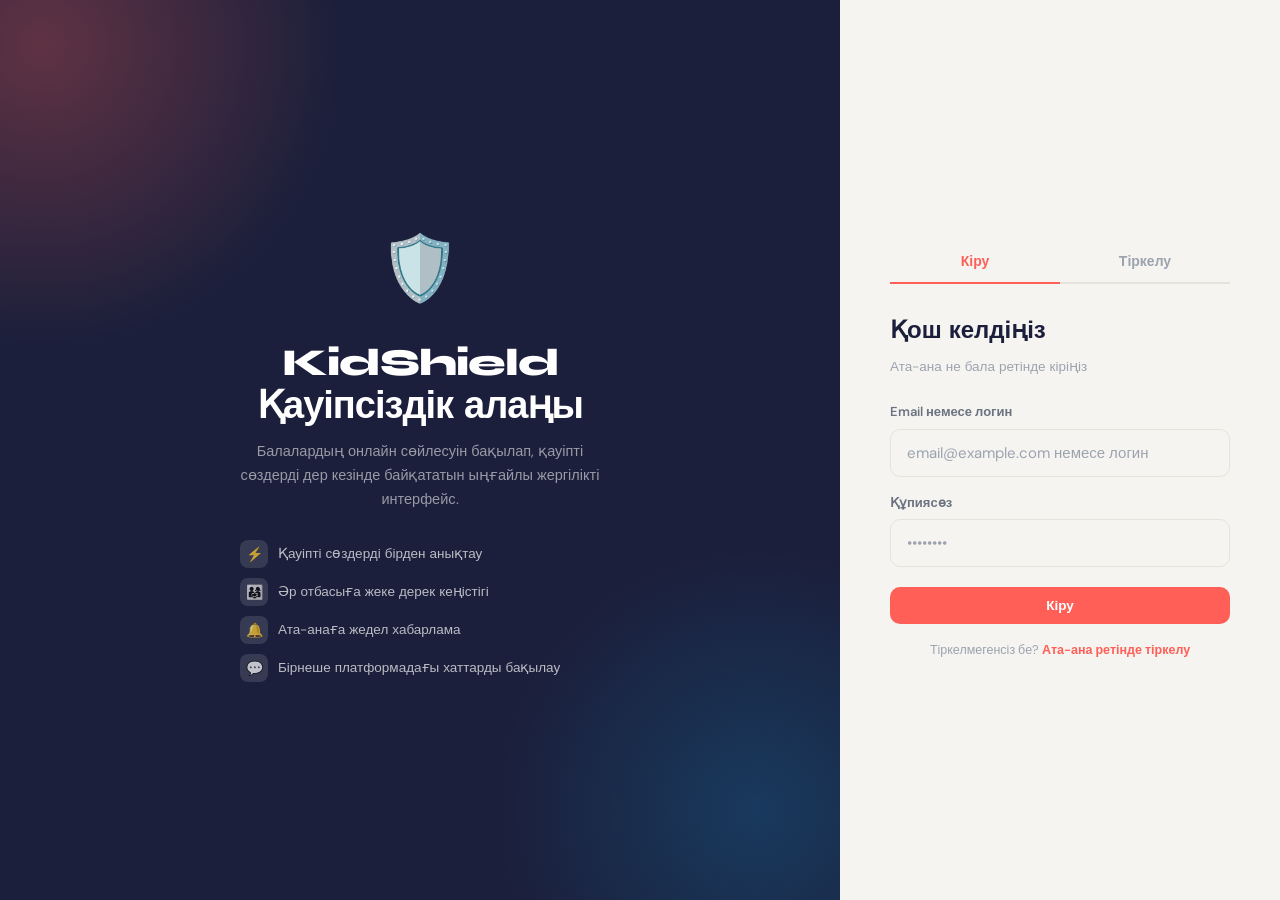
<file: index.html>
<!DOCTYPE html>
<html lang="kk" data-theme="light">
<head>
<meta charset="UTF-8">
<meta name="viewport" content="width=device-width, initial-scale=1.0">
<title>KidShield — Отбасылық қауіпсіздік платформасы</title>
<link rel="preconnect" href="https://fonts.googleapis.com">
<link href="https://fonts.googleapis.com/css2?family=Syne:wght@400;500;600;700;800&family=DM+Sans:wght@300;400;500;600&display=swap" rel="stylesheet">
<style>
/* ===== CSS VARIABLES ===== */
:root {
  --primary: #1B1F3B;
  --accent: #FF5F57;
  --accent2: #0EA5E9;
  --success: #22C55E;
  --warning: #F59E0B;
  --danger: #EF4444;
  --bg: #F5F4F0;
  --bg-card: #FFFFFF;
  --bg-sidebar: #1B1F3B;
  --text: #1B1F3B;
  --text-sec: #6B7280;
  --text-muted: #9CA3AF;
  --border: #E5E3DC;
  --radius: 12px;
  --radius-lg: 18px;
  --shadow: 0 2px 12px rgba(0,0,0,0.07);
  --shadow-lg: 0 8px 32px rgba(0,0,0,0.12);
  --font-display: 'Syne', sans-serif;
  --font-body: 'DM Sans', sans-serif;
  --sidebar-w: 250px;
}
[data-theme="dark"] {
  --bg: #0F0F17;
  --bg-card: #1A1A26;
  --bg-sidebar: #0A0A14;
  --text: #F0EEE8;
  --text-sec: #A0A0B8;
  --text-muted: #5C5C78;
  --border: #2A2A3E;
  --shadow: 0 2px 12px rgba(0,0,0,0.3);
  --shadow-lg: 0 8px 32px rgba(0,0,0,0.5);
}

/* ===== RESET ===== */
*,*::before,*::after{box-sizing:border-box;margin:0;padding:0}
html{scroll-behavior:smooth}
body{font-family:var(--font-body);background:
  radial-gradient(circle at top left, rgba(255,95,87,.14), transparent 30%),
  radial-gradient(circle at top right, rgba(14,165,233,.14), transparent 24%),
  linear-gradient(180deg, #fbfaf7 0%, var(--bg) 35%, #ebe7df 100%);
  color:var(--text);line-height:1.6;min-height:100vh;transition:background .3s,color .3s}
a{text-decoration:none;color:inherit}
ul{list-style:none}
button{cursor:pointer;border:none;background:none;font-family:inherit}
input,textarea,select{font-family:inherit}
::-webkit-scrollbar{width:5px}
::-webkit-scrollbar-thumb{background:rgba(27,31,59,.2);border-radius:10px}

/* ===== LAYOUT ===== */
#app { min-height: 100vh; }
.app-shell { display: flex; min-height: 100vh; position: relative; }

/* ===== SIDEBAR ===== */
.sidebar {
  width: var(--sidebar-w);
  background: linear-gradient(180deg, rgba(27,31,59,.98) 0%, rgba(19,23,48,.94) 100%);
  box-shadow: 24px 0 48px rgba(15, 23, 42, .18);
  backdrop-filter: blur(18px);
  position: fixed;
  top: 0; left: 0; bottom: 0;
  display: flex; flex-direction: column;
  z-index: 200;
  transition: transform .3s ease;
}
.sidebar-brand {
  padding: 28px 20px 20px;
  border-bottom: 1px solid rgba(255,255,255,.07);
}
.brand-row { display: flex; align-items: center; gap: 10px; }
.brand-icon {
  width: 38px; height: 38px;
  background: linear-gradient(135deg, var(--accent), #FF8A80);
  border-radius: 10px;
  display: flex; align-items: center; justify-content: center;
  font-size: 18px; flex-shrink: 0;
}
.brand-name { font-family: var(--font-display); font-size: 18px; font-weight: 800; color: #fff; letter-spacing: -.5px; }
.brand-tagline { font-size: 11px; color: rgba(255,255,255,.35); margin-top: 3px; }

.sidebar-nav { padding: 14px 10px; flex: 1; overflow-y: auto; }
.nav-section { font-size: 10px; font-weight: 700; letter-spacing: 1.5px; text-transform: uppercase; color: rgba(255,255,255,.25); padding: 10px 10px 4px; }
.nav-item {
  display: flex; align-items: center; gap: 10px;
  padding: 10px 12px;
  border-radius: 10px;
  color: rgba(255,255,255,.5);
  font-size: 13.5px; font-weight: 500;
  margin-bottom: 2px;
  cursor: pointer;
  transition: all .18s;
  position: relative;
}
.nav-item:hover { background: rgba(255,255,255,.07); color: rgba(255,255,255,.85); }
.nav-item.active { background: rgba(255,95,87,.18); color: #FF7A75; }
.nav-item .icon { font-size: 16px; width: 20px; text-align: center; }
.nav-badge {
  margin-left: auto;
  background: var(--danger);
  color: #fff;
  font-size: 10px; font-weight: 700;
  min-width: 18px; height: 18px;
  border-radius: 9px;
  display: flex; align-items: center; justify-content: center;
  padding: 0 5px;
}

.sidebar-footer {
  padding: 14px 14px 20px;
  border-top: 1px solid rgba(255,255,255,.07);
}
.sidebar-user {
  display: flex; align-items: center; gap: 10px;
  padding: 8px; border-radius: 10px;
  cursor: default;
}
.avatar {
  width: 36px; height: 36px; border-radius: 10px;
  display: flex; align-items: center; justify-content: center;
  font-size: 13px; font-weight: 700; color: #fff;
  flex-shrink: 0;
}
.user-name { font-size: 13px; font-weight: 600; color: #fff; white-space: nowrap; overflow: hidden; text-overflow: ellipsis; }
.user-role { font-size: 11px; color: rgba(255,255,255,.35); }
.btn-logout {
  width: 100%; margin-top: 8px;
  padding: 9px; border-radius: 9px;
  background: rgba(255,255,255,.06);
  color: rgba(255,255,255,.5);
  font-size: 13px; font-weight: 500;
  transition: all .18s;
}
.btn-logout:hover { background: rgba(255,95,87,.2); color: #FF7A75; }

/* ===== MAIN CONTENT ===== */
.main { margin-left: var(--sidebar-w); min-height: 100vh; display: flex; flex-direction: column; }
.header {
  background: rgba(255,255,255,.72);
  border-bottom: 1px solid rgba(229,227,220,.9);
  backdrop-filter: blur(18px);
  padding: 0 28px;
  height: 72px;
  display: flex; align-items: center; gap: 16px;
  position: sticky; top: 0; z-index: 100;
}
.header-title { flex: 1; }
.header-title h1 { font-family: var(--font-display); font-size: 17px; font-weight: 700; }
.header-title p { font-size: 12px; color: var(--text-muted); }
.header-actions { display: flex; align-items: center; gap: 8px; }
.header-btn {
  width: 36px; height: 36px;
  border-radius: 9px;
  display: flex; align-items: center; justify-content: center;
  font-size: 16px;
  background: var(--bg);
  color: var(--text-sec);
  transition: all .18s;
  position: relative;
}
.header-btn:hover { background: var(--border); }
.notif-dot {
  position: absolute; top: 5px; right: 5px;
  width: 8px; height: 8px;
  background: var(--danger); border-radius: 50%;
  border: 2px solid var(--bg-card);
}

.page-content { padding: 32px; flex: 1; max-width: 1440px; width: 100%; margin: 0 auto; }

/* ===== CARDS & GRIDS ===== */
.card {
  background: linear-gradient(180deg, rgba(255,255,255,.88), rgba(255,255,255,.72));
  border: 1px solid rgba(255,255,255,.65);
  border-radius: var(--radius-lg);
  box-shadow: 0 18px 38px rgba(15,23,42,.08);
  backdrop-filter: blur(18px);
  padding: 22px;
}
.card-header { display: flex; align-items: center; justify-content: space-between; margin-bottom: 18px; }
.card-title { font-family: var(--font-display); font-size: 15px; font-weight: 700; }
.grid-2 { display: grid; grid-template-columns: 1fr 1fr; gap: 20px; }
.grid-3 { display: grid; grid-template-columns: repeat(3, 1fr); gap: 20px; }
.grid-4 { display: grid; grid-template-columns: repeat(4, 1fr); gap: 16px; }

/* ===== STAT CARDS ===== */
.stat-card {
  background: linear-gradient(180deg, rgba(255,255,255,.92), rgba(255,255,255,.78));
  border: 1px solid rgba(255,255,255,.72);
  border-radius: var(--radius-lg);
  padding: 20px;
  box-shadow: 0 16px 32px rgba(15,23,42,.07);
  backdrop-filter: blur(16px);
}
.stat-icon { font-size: 24px; margin-bottom: 12px; }
.stat-num { font-family: var(--font-display); font-size: 32px; font-weight: 800; line-height: 1; }
.stat-label { font-size: 12px; color: var(--text-muted); margin-top: 4px; }
.stat-card.accent { border-left: 4px solid var(--accent); }
.stat-card.accent2 { border-left: 4px solid var(--accent2); }
.stat-card.success { border-left: 4px solid var(--success); }
.stat-card.warning { border-left: 4px solid var(--warning); }

/* ===== BUTTONS ===== */
.btn {
  display: inline-flex; align-items: center; gap: 8px;
  padding: 10px 20px;
  border-radius: 10px;
  font-size: 13.5px; font-weight: 600;
  transition: all .18s;
  cursor: pointer;
}
.btn-primary { background: var(--accent); color: #fff; }
.btn-primary:hover { background: #E8524A; transform: translateY(-1px); box-shadow: 0 4px 16px rgba(255,95,87,.35); }
.btn-secondary { background: var(--bg); color: var(--text); border: 1px solid var(--border); }
.btn-secondary:hover { background: var(--border); }
.btn-ghost { color: var(--text-sec); }
.btn-ghost:hover { color: var(--text); background: var(--bg); border-radius: 8px; }
.btn-sm { padding: 7px 14px; font-size: 12px; }
.btn-danger { background: #FEF2F2; color: var(--danger); border: 1px solid #FCA5A5; }
.btn-danger:hover { background: var(--danger); color: #fff; }
.btn-success { background: #F0FDF4; color: var(--success); border: 1px solid #86EFAC; }
.btn-success:hover { background: var(--success); color: #fff; }

/* ===== FORMS ===== */
.form-group { margin-bottom: 16px; }
.form-label { display: block; font-size: 13px; font-weight: 600; margin-bottom: 6px; color: var(--text-sec); }
.form-input {
  width: 100%;
  padding: 13px 16px;
  border: 1.5px solid var(--border);
  border-radius: 10px;
  background: var(--bg);
  color: var(--text);
  font-size: 15px;
  transition: border-color .18s, box-shadow .18s;
  outline: none;
}
.form-input:focus { border-color: var(--accent); box-shadow: 0 0 0 3px rgba(255,95,87,.1); }
.form-input::placeholder { color: var(--text-muted); }
.form-select {
  width: 100%;
  padding: 13px 16px;
  border: 1.5px solid var(--border);
  border-radius: 10px;
  background: var(--bg);
  color: var(--text);
  font-size: 15px;
  outline: none;
  cursor: pointer;
}
.form-select:focus { border-color: var(--accent); }

/* ===== BADGES ===== */
.badge {
  display: inline-flex; align-items: center; gap: 4px;
  padding: 3px 9px;
  border-radius: 6px;
  font-size: 11px; font-weight: 600;
}
.badge-high { background: #FEF2F2; color: #DC2626; }
.badge-medium { background: #FFFBEB; color: #D97706; }
.badge-low { background: #F0FDF4; color: #16A34A; }
.badge-active { background: #EFF6FF; color: #2563EB; }
.badge-resolved { background: #F0FDF4; color: #16A34A; }
.badge-info { background: #EFF6FF; color: #2563EB; }

/* ===== ALERTS LIST ===== */
.alert-item {
  display: flex; gap: 14px;
  padding: 16px;
  border-radius: var(--radius);
  border: 1px solid var(--border);
  background: var(--bg-card);
  margin-bottom: 10px;
  transition: box-shadow .18s;
}
.alert-item:hover { box-shadow: var(--shadow); }
.alert-severity-bar { width: 4px; border-radius: 4px; flex-shrink: 0; align-self: stretch; min-height: 20px; }
.alert-severity-bar.high { background: var(--danger); }
.alert-severity-bar.medium { background: var(--warning); }
.alert-severity-bar.low { background: var(--success); }
.alert-body { flex: 1; min-width: 0; }
.alert-meta { display: flex; flex-wrap: wrap; gap: 8px; align-items: center; margin-bottom: 5px; }
.alert-child { font-size: 13px; font-weight: 600; }
.alert-time { font-size: 11px; color: var(--text-muted); }
.alert-message { font-size: 13px; color: var(--text-sec); margin-bottom: 6px; word-break: break-word; }
.alert-message .kw { background: #FEF2F2; color: var(--danger); padding: 1px 4px; border-radius: 4px; font-weight: 600; }
.alert-actions { display: flex; gap: 6px; flex-wrap: wrap; }

/* ===== MESSAGES ===== */
.chat-wrap { display: flex; flex-direction: column; gap: 0; }
.chat-date-sep { text-align: center; font-size: 11px; color: var(--text-muted); padding: 12px 0; position: relative; }
.chat-date-sep::before { content: ''; position: absolute; left: 0; right: 0; top: 50%; height: 1px; background: var(--border); z-index: 0; }
.chat-date-sep span { background: var(--bg-card); padding: 0 10px; position: relative; z-index: 1; }
.msg {
  display: flex;
  max-width: 72%;
  margin-bottom: 8px;
}
.msg.sent { margin-left: auto; flex-direction: row-reverse; }
.msg-bubble {
  padding: 10px 14px;
  border-radius: 14px;
  font-size: 13.5px;
  line-height: 1.5;
  word-break: break-word;
}
.msg.recv .msg-bubble { background: var(--bg); border: 1px solid var(--border); border-bottom-left-radius: 4px; }
.msg.sent .msg-bubble { background: var(--primary); color: #fff; border-bottom-right-radius: 4px; }
.msg.threat .msg-bubble { background: #FEF2F2; border-color: #FCA5A5; color: var(--text); }
.msg-time { font-size: 10px; color: var(--text-muted); align-self: flex-end; margin: 0 6px 4px; }
.msg-threat-tag { font-size: 10px; background: var(--danger); color: #fff; padding: 2px 7px; border-radius: 5px; margin-left: 6px; align-self: flex-end; margin-bottom: 4px; }

.chat-input-wrap {
  display: flex; gap: 10px;
  padding: 14px 0 0;
  border-top: 1px solid var(--border);
  margin-top: 14px;
}
.chat-input {
  flex: 1;
  padding: 13px 16px;
  border: 1.5px solid var(--border);
  border-radius: 10px;
  background: var(--bg);
  color: var(--text);
  font-size: 15px;
  outline: none;
  resize: none;
}
.chat-input:focus { border-color: var(--accent); }

/* ===== NOTIFICATIONS ===== */
.notif-item {
  display: flex; gap: 14px;
  padding: 15px;
  border-radius: var(--radius);
  border: 1px solid var(--border);
  margin-bottom: 8px;
  transition: all .18s;
  cursor: pointer;
}
.notif-item.unread { background: #FFF5F5; border-color: #FCA5A5; }
.notif-item:hover { box-shadow: var(--shadow); }
.notif-icon { font-size: 22px; flex-shrink: 0; }
.notif-body { flex: 1; min-width: 0; }
.notif-title { font-size: 13.5px; font-weight: 600; margin-bottom: 3px; }
.notif-msg { font-size: 12.5px; color: var(--text-sec); }
.notif-time { font-size: 11px; color: var(--text-muted); white-space: nowrap; }

/* ===== CHILDREN LIST ===== */
.child-card {
  display: flex; align-items: center; gap: 14px;
  padding: 14px;
  border: 1px solid var(--border);
  border-radius: var(--radius);
  background: var(--bg-card);
  margin-bottom: 8px;
  transition: box-shadow .18s;
}
.child-card:hover { box-shadow: var(--shadow); }
.child-info { flex: 1; }
.child-name { font-size: 14px; font-weight: 600; }
.child-detail { font-size: 12px; color: var(--text-muted); }
.child-stats { display: flex; gap: 16px; }
.child-stat { text-align: center; }
.child-stat-num { font-family: var(--font-display); font-size: 18px; font-weight: 700; }
.child-stat-lbl { font-size: 10px; color: var(--text-muted); }

/* ===== MODALS ===== */
.overlay {
  display: none;
  position: fixed; inset: 0;
  background: rgba(0,0,0,.5);
  z-index: 500;
  align-items: center;
  justify-content: center;
}
.overlay.open { display: flex; }
.modal {
  background: var(--bg-card);
  border-radius: var(--radius-lg);
  padding: 28px;
  width: 100%;
  max-width: 420px;
  max-height: 90vh;
  overflow-y: auto;
  box-shadow: var(--shadow-lg);
  animation: modalIn .25s ease;
}
@keyframes modalIn { from { transform: scale(.95) translateY(8px); opacity: 0; } to { transform: scale(1) translateY(0); opacity: 1; } }
.modal-header { margin-bottom: 20px; }
.modal-title { font-family: var(--font-display); font-size: 18px; font-weight: 800; }
.modal-subtitle { font-size: 13px; color: var(--text-muted); margin-top: 3px; }
.modal-footer { display: flex; gap: 10px; justify-content: flex-end; margin-top: 20px; }

/* ===== TOAST ===== */
#toast-wrap {
  position: fixed; bottom: 24px; right: 24px;
  display: flex; flex-direction: column; gap: 8px;
  z-index: 9999;
}
.toast {
  display: flex; align-items: flex-start; gap: 12px;
  background: var(--bg-card);
  border: 1px solid var(--border);
  border-radius: var(--radius);
  padding: 14px 16px;
  max-width: 320px;
  box-shadow: var(--shadow-lg);
  animation: toastIn .25s ease;
}
@keyframes toastIn { from { transform: translateX(20px); opacity: 0; } to { transform: translateX(0); opacity: 1; } }
.toast-type { font-size: 18px; flex-shrink: 0; }
.toast-body { flex: 1; }
.toast-title { font-size: 13px; font-weight: 700; }
.toast-msg { font-size: 12px; color: var(--text-sec); margin-top: 2px; }
.toast.danger { border-left: 4px solid var(--danger); }
.toast.warning { border-left: 4px solid var(--warning); }
.toast.success { border-left: 4px solid var(--success); }

/* ===== AUTH SCREEN ===== */
#auth-screen {
  min-height: 100vh;
  display: flex;
}
.auth-left {
  flex: 1;
  background: var(--primary);
  display: flex; flex-direction: column;
  align-items: center; justify-content: center;
  padding: 60px;
  position: relative; overflow: hidden;
}
.auth-left::before {
  content: '';
  position: absolute; top: -30%; left: -30%;
  width: 70%; height: 70%;
  background: radial-gradient(circle, rgba(255,95,87,.3) 0%, transparent 70%);
}
.auth-left::after {
  content: '';
  position: absolute; bottom: -20%; right: -20%;
  width: 60%; height: 60%;
  background: radial-gradient(circle, rgba(14,165,233,.2) 0%, transparent 70%);
}
.auth-left-content { position: relative; z-index: 2; text-align: center; max-width: 360px; }
.auth-shield { font-size: 64px; margin-bottom: 20px; }
.auth-left h1 { font-family: var(--font-display); font-size: 38px; font-weight: 800; color: #fff; letter-spacing: -1px; line-height: 1.15; }
.auth-left p { color: rgba(255,255,255,.55); margin-top: 12px; font-size: 14.5px; line-height: 1.65; }
.auth-features { display: flex; flex-direction: column; gap: 10px; margin-top: 28px; text-align: left; }
.auth-feature { display: flex; align-items: center; gap: 10px; color: rgba(255,255,255,.7); font-size: 13.5px; }
.auth-feature-icon { width: 28px; height: 28px; border-radius: 8px; background: rgba(255,255,255,.12); display: flex; align-items: center; justify-content: center; font-size: 14px; flex-shrink: 0; }

.auth-right {
  width: 440px;
  display: flex; flex-direction: column;
  align-items: center; justify-content: center;
  padding: 60px 48px;
  background: var(--bg);
  overflow-y: auto;
}
.auth-form { width: 100%; max-width: 340px; }
.auth-tabs { display: flex; border-bottom: 2px solid var(--border); margin-bottom: 28px; }
.auth-tab {
  flex: 1; padding: 10px; text-align: center;
  font-size: 14px; font-weight: 600; color: var(--text-muted);
  cursor: pointer; border-bottom: 2px solid transparent;
  margin-bottom: -2px; transition: all .18s;
}
.auth-tab.active { color: var(--accent); border-bottom-color: var(--accent); }
.auth-title { font-family: var(--font-display); font-size: 24px; font-weight: 800; margin-bottom: 6px; }
.auth-sub { font-size: 13.5px; color: var(--text-muted); margin-bottom: 24px; }
.auth-error { background: #FEF2F2; border: 1px solid #FCA5A5; color: var(--danger); padding: 10px 14px; border-radius: 9px; font-size: 13px; margin-bottom: 14px; display: none; }
.auth-error.show { display: block; }

/* ===== PAGE VIEWS ===== */
.page { display: none; }
.page.active { display: block; }

/* ===== EMPTY STATE ===== */
.empty-state {
  text-align: center;
  padding: 48px 24px;
  color: var(--text-muted);
}
.empty-state .empty-icon { font-size: 48px; margin-bottom: 14px; }
.empty-state h3 { font-family: var(--font-display); font-size: 17px; font-weight: 700; margin-bottom: 6px; color: var(--text-sec); }
.empty-state p { font-size: 13.5px; }

/* ===== PLATFORM FILTER ===== */
.platform-filters { display: flex; gap: 8px; flex-wrap: wrap; margin-bottom: 16px; }
.pf-btn {
  padding: 6px 14px;
  border-radius: 8px;
  font-size: 12.5px; font-weight: 600;
  border: 1.5px solid var(--border);
  background: var(--bg);
  color: var(--text-sec);
  cursor: pointer;
  transition: all .18s;
}
.pf-btn.active, .pf-btn:hover { background: var(--primary); color: #fff; border-color: var(--primary); }

/* ===== CHILD SELECTOR ===== */
.child-selector { display: flex; gap: 8px; flex-wrap: wrap; margin-bottom: 16px; }
.cs-btn {
  padding: 7px 16px;
  border-radius: 9px;
  font-size: 12.5px; font-weight: 600;
  border: 1.5px solid var(--border);
  background: var(--bg);
  color: var(--text-sec);
  cursor: pointer;
  transition: all .18s;
}
.cs-btn.active { background: var(--accent); color: #fff; border-color: var(--accent); }

/* ===== DIVIDER ===== */
.divider { height: 1px; background: var(--border); margin: 20px 0; }

/* ===== SETTINGS ===== */
.settings-section { margin-bottom: 28px; }
.settings-title { font-family: var(--font-display); font-size: 14px; font-weight: 700; color: var(--text-muted); text-transform: uppercase; letter-spacing: 1px; margin-bottom: 12px; }
.settings-row {
  display: flex; align-items: center; justify-content: space-between;
  padding: 16px; background: linear-gradient(180deg, rgba(255,255,255,.8), rgba(255,255,255,.66)); border: 1px solid rgba(255,255,255,.6); border-radius: var(--radius);
  margin-bottom: 8px;
}
.settings-row-info h4 { font-size: 14px; font-weight: 600; }
.settings-row-info p { font-size: 12px; color: var(--text-muted); margin-top: 2px; }
.policy-card {
  padding: 18px;
  background: linear-gradient(180deg, rgba(255,255,255,.88), rgba(255,255,255,.72));
  border: 1px solid rgba(255,255,255,.65);
  border-radius: var(--radius-lg);
  box-shadow: 0 16px 32px rgba(15,23,42,.06);
}
.policy-lead {
  font-size: 13.5px;
  color: var(--text-sec);
  line-height: 1.7;
  margin-bottom: 14px;
}
.policy-points {
  display: grid;
  gap: 10px;
  margin-bottom: 18px;
}
.policy-point {
  display: flex;
  gap: 10px;
  align-items: flex-start;
  padding: 12px 14px;
  background: rgba(245,244,240,.82);
  border: 1px solid var(--border);
  border-radius: 14px;
}
.policy-point-icon {
  width: 28px;
  height: 28px;
  border-radius: 10px;
  display: inline-flex;
  align-items: center;
  justify-content: center;
  background: rgba(255,95,87,.12);
  flex-shrink: 0;
}
.policy-point strong {
  display: block;
  font-size: 13px;
  margin-bottom: 3px;
}
.policy-point span {
  display: block;
  font-size: 12.5px;
  color: var(--text-muted);
  line-height: 1.6;
}
.policy-modal-copy {
  display: grid;
  gap: 14px;
  font-size: 13.5px;
  color: var(--text-sec);
  line-height: 1.75;
}
.policy-modal-copy section {
  padding: 14px 16px;
  border-radius: 14px;
  border: 1px solid var(--border);
  background: rgba(245,244,240,.7);
}
.policy-modal-copy h4 {
  font-family: var(--font-display);
  font-size: 15px;
  margin-bottom: 6px;
  color: var(--text);
}
.toggle {
  width: 44px; height: 24px;
  border-radius: 12px;
  background: var(--border);
  position: relative;
  cursor: pointer;
  transition: background .2s;
}
.toggle.on { background: var(--success); }
.toggle::after {
  content: '';
  position: absolute; top: 3px; left: 3px;
  width: 18px; height: 18px;
  border-radius: 50%; background: #fff;
  transition: transform .2s;
  box-shadow: 0 1px 4px rgba(0,0,0,.2);
}
.toggle.on::after { transform: translateX(20px); }

/* ===== MOBILE ===== */
.mobile-menu-btn { display: none; }
.sidebar-overlay { display: none; position: fixed; inset: 0; background: rgba(0,0,0,.5); z-index: 199; }

@media (max-width: 900px) {
  .sidebar { transform: translateX(-100%); width: min(100vw, 360px); }
  .sidebar.open { transform: translateX(0); }
  .sidebar-overlay.open { display: block; backdrop-filter: blur(8px); }
  .main { margin-left: 0; }
  .mobile-menu-btn { display: flex; align-items: center; justify-content: center; width: 42px; height: 42px; border-radius: 12px; background: rgba(255,255,255,.8); font-size: 18px; }
  .grid-4 { grid-template-columns: 1fr 1fr; }
  .grid-3 { grid-template-columns: 1fr 1fr; }
  .grid-2 { grid-template-columns: 1fr; }
  .auth-left { display: none; }
  .auth-right { width: 100%; padding: 40px 28px; }
  .page-content { padding: 22px 18px 30px; }
  .header { padding: 0 18px; height: 64px; }
  .btn, .form-input, .form-select, .chat-input { min-height: 48px; }
}

@media (max-width: 640px) {
  .grid-4, .grid-3, .grid-2 { grid-template-columns: 1fr; }
  .page-content { padding: 16px 14px 28px; }
  .card, .stat-card { padding: 18px; }
  .btn { width: 100%; justify-content: center; min-height: 50px; font-size: 14px; }
  .btn-sm { width: auto; min-height: 42px; }
  .header-title h1 { font-size: 18px; }
  .header-title p { font-size: 13px; }
  .child-stats { width: 100%; justify-content: space-between; }
  .alert-item, .notif-item, .child-card, .settings-row { padding: 16px; }
  .chat-input-wrap { flex-direction: column; }
  .chat-input-wrap > * { width: 100% !important; }
  .modal { width: calc(100% - 20px); padding: 22px; border-radius: 20px 20px 16px 16px; }
}

/* ===== KEYWORD HIGHLIGHT ===== */
.kw-hi { background: #FEF2F2; color: #DC2626; padding: 0 3px; border-radius: 3px; font-weight: 600; }

/* ===== PROGRESS BAR ===== */
.prog-bar { height: 6px; background: var(--border); border-radius: 10px; overflow: hidden; }
.prog-fill { height: 100%; border-radius: 10px; background: linear-gradient(90deg, var(--accent), #FF8A80); transition: width 1s ease; }

/* ===== FAMILY CODE ===== */
.family-code {
  font-family: monospace; font-size: 18px; font-weight: 700;
  letter-spacing: 3px;
  background: var(--bg); border: 2px dashed var(--border);
  padding: 12px 20px; border-radius: var(--radius);
  color: var(--accent); text-align: center;
}

/* ===== SCROLLABLE CHAT ===== */
.chat-messages { max-height: 400px; overflow-y: auto; padding-right: 4px; }

/* ===== MISC ===== */
.text-danger { color: var(--danger); }
.text-success { color: var(--success); }
.text-warning { color: var(--warning); }
.text-muted { color: var(--text-muted); }
.fw-600 { font-weight: 600; }
.mt-8 { margin-top: 8px; }
.mt-16 { margin-top: 16px; }
.mb-16 { margin-bottom: 16px; }
.flex-center { display: flex; align-items: center; gap: 10px; }
.flex-between { display: flex; align-items: center; justify-content: space-between; }
</style>
</head>
<body>

<!-- AUTH SCREEN -->
<div id="auth-screen">
  <div class="auth-left">
    <div class="auth-left-content">
      <div class="auth-shield">🛡️</div>
      <h1>KidShield<br>Қауіпсіздік алаңы</h1>
      <p>Балалардың онлайн сөйлесуін бақылап, қауіпті сөздерді дер кезінде байқататын ыңғайлы жергілікті интерфейс.</p>
      <div class="auth-features">
        <div class="auth-feature"><div class="auth-feature-icon">⚡</div> Қауіпті сөздерді бірден анықтау</div>
        <div class="auth-feature"><div class="auth-feature-icon">👨‍👩‍👧</div> Әр отбасыға жеке дерек кеңістігі</div>
        <div class="auth-feature"><div class="auth-feature-icon">🔔</div> Ата-анаға жедел хабарлама</div>
        <div class="auth-feature"><div class="auth-feature-icon">💬</div> Бірнеше платформадағы хаттарды бақылау</div>
      </div>
    </div>
  </div>
  <div class="auth-right">
    <div class="auth-form">
      <div class="auth-tabs">
        <div class="auth-tab active" onclick="switchAuthTab('login')">Кіру</div>
        <div class="auth-tab" onclick="switchAuthTab('register')">Тіркелу</div>
      </div>

      <!-- LOGIN FORM -->
      <div id="tab-login">
        <div class="auth-title">Қош келдіңіз</div>
        <div class="auth-sub">Ата-ана не бала ретінде кіріңіз</div>
        <div class="auth-error" id="login-error"></div>
        <div class="form-group">
          <label class="form-label">Email немесе логин</label>
          <input class="form-input" id="login-id" type="text" placeholder="email@example.com немесе логин">
        </div>
        <div class="form-group">
          <label class="form-label">Құпиясөз</label>
          <input class="form-input" id="login-pw" type="password" placeholder="••••••••">
        </div>
        <button class="btn btn-primary" style="width:100%;justify-content:center;margin-top:4px" onclick="doLogin()">Кіру</button>
        <p style="text-align:center;font-size:12.5px;color:var(--text-muted);margin-top:16px">Тіркелмегенсіз бе? <a href="#" onclick="switchAuthTab('register')" style="color:var(--accent);font-weight:600">Ата-ана ретінде тіркелу</a></p>
      </div>

      <!-- REGISTER FORM -->
      <div id="tab-register" style="display:none">
        <div class="auth-title">Жаңа аккаунт</div>
        <div class="auth-sub">Бастау үшін ата-ана аккаунтын ашыңыз</div>
        <div class="auth-error" id="reg-error"></div>
        <div class="form-group">
          <label class="form-label">Аты-жөні</label>
          <input class="form-input" id="reg-name" type="text" placeholder="Аты-жөніңіз">
        </div>
        <div class="form-group">
          <label class="form-label">Email</label>
          <input class="form-input" id="reg-email" type="email" placeholder="email@example.com">
        </div>
        <div class="form-group">
          <label class="form-label">Құпиясөз</label>
          <input class="form-input" id="reg-pw" type="password" placeholder="Кемінде 6 таңба">
        </div>
        <button class="btn btn-primary" style="width:100%;justify-content:center;margin-top:4px" onclick="doRegister()">Тіркелу</button>
        <p style="text-align:center;font-size:12.5px;color:var(--text-muted);margin-top:16px">Аккаунтыңыз бар ма? <a href="#" onclick="switchAuthTab('login')" style="color:var(--accent);font-weight:600">Кіру</a></p>
      </div>
    </div>
  </div>
</div>

<!-- APP SHELL -->
<div id="app-screen" style="display:none">
  <div class="app-shell">
    <!-- Sidebar -->
    <div class="sidebar" id="sidebar">
      <div class="sidebar-brand">
        <div class="brand-row">
          <div class="brand-icon">🛡️</div>
          <div>
            <div class="brand-name">KidShield</div>
            <div class="brand-tagline">Отбасылық қауіпсіздік платформасы</div>
          </div>
        </div>
      </div>
      <nav class="sidebar-nav" id="sidebar-nav">
        <!-- Rendered by JS -->
      </nav>
      <div class="sidebar-footer" id="sidebar-footer">
        <!-- Rendered by JS -->
      </div>
    </div>

    <!-- Sidebar overlay for mobile -->
    <div class="sidebar-overlay" id="sidebar-overlay" onclick="closeSidebar()"></div>

    <!-- Main -->
    <div class="main">
      <div class="header" id="app-header">
        <button class="mobile-menu-btn" onclick="openSidebar()">☰</button>
        <div class="header-title">
          <h1 id="page-title">Басты бет</h1>
        </div>
        <div class="header-actions">
          <button class="header-btn" onclick="toggleTheme()" title="Тақырыпты ауыстыру" id="theme-btn">🌙</button>
          <button class="header-btn" onclick="navigate('notifications')" title="Хабарламалар" id="notif-btn">
            🔔
          </button>
        </div>
      </div>

      <div class="page-content" id="page-content">
        <!-- Pages rendered here -->
      </div>
    </div>
  </div>
</div>

<!-- MODALS -->
<div class="overlay" id="modal-overlay">
  <div class="modal" id="modal-content"></div>
</div>

<!-- TOAST -->
<div id="toast-wrap"></div>

<script>
// ===== STORAGE HELPERS =====
const KEYS = { users:'ks_users', families:'ks_families', messages:'ks_messages', alerts:'ks_alerts', notifications:'ks_notifs', current:'ks_current', keywords:'ks_keywords' };

function getStorage(key) {
  try { return JSON.parse(localStorage.getItem(key)) || []; } catch { return []; }
}
function getStorageObj(key) {
  try { return JSON.parse(localStorage.getItem(key)) || null; } catch { return null; }
}
function setStorage(key, val) {
  localStorage.setItem(key, JSON.stringify(val));
}
function generateId(prefix) {
  return prefix + '_' + Date.now() + '_' + Math.random().toString(36).slice(2, 7);
}
function escape(str) {
  const d = document.createElement('div');
  d.textContent = str;
  return d.innerHTML;
}

async function sha256(value) {
  const bytes = new TextEncoder().encode(value);
  const hashBuffer = await crypto.subtle.digest('SHA-256', bytes);
  return Array.from(new Uint8Array(hashBuffer)).map(b => b.toString(16).padStart(2, '0')).join('');
}

async function migrateStoredPasswords() {
  const users = getStorage(KEYS.users);
  let changed = false;
  for (const user of users) {
    if (user.passwordHash && user.password) {
      delete user.password;
      changed = true;
      continue;
    }
    if (!user.passwordHash && user.password) {
      user.passwordHash = await sha256(user.password);
      delete user.password;
      changed = true;
    }
  }
  if (changed) setStorage(KEYS.users, users);
  return users;
}

const UI = {
  roleLabel(role) {
    return role === 'parent' ? 'Ата-ана' : 'Бала';
  },
  severityLabel(level) {
    return ({ high: 'Жоғары', medium: 'Орта', low: 'Төмен' })[level] || level;
  },
  categoryLabel(type) {
    return ({
      physical_threat: 'Физикалық қауіп',
      self_harm: 'Өзіне зиян келтіру',
      harassment: 'Қудалау',
      grooming: 'Алдап арбау'
    })[type] || type;
  },
  timeAgo(dateStr) {
    const d = new Date(dateStr), now = new Date(), diff = now - d;
    const m = Math.floor(diff / 60000), h = Math.floor(diff / 3600000), day = Math.floor(diff / 86400000);
    if (m < 1) return 'Дәл қазір';
    if (m < 60) return `${m} мин бұрын`;
    if (h < 24) return `${h} сағ бұрын`;
    if (day < 7) return `${day} күн бұрын`;
    return d.toLocaleDateString('kk-KZ');
  },
  dateTime(dateStr) {
    return new Date(dateStr).toLocaleString('kk-KZ', { month:'short', day:'numeric', hour:'2-digit', minute:'2-digit' });
  }
};

// ===== THREAT ENGINE =====
const DEFAULT_KEYWORDS = [
  { word:'kill', severity:'high', category:'physical_threat' },
  { word:'murder', severity:'high', category:'physical_threat' },
  { word:'stab', severity:'high', category:'physical_threat' },
  { word:'shoot', severity:'high', category:'physical_threat' },
  { word:'knife', severity:'high', category:'physical_threat' },
  { word:'gun', severity:'high', category:'physical_threat' },
  { word:'suicide', severity:'high', category:'self_harm' },
  { word:'want to die', severity:'high', category:'self_harm' },
  { word:'die now', severity:'high', category:'self_harm' },
  { word:'worthless', severity:'medium', category:'harassment' },
  { word:'everyone hates', severity:'medium', category:'harassment' },
  { word:'you should die', severity:'medium', category:'harassment' },
  { word:'idiot', severity:'low', category:'harassment' },
  { word:'loser', severity:'low', category:'harassment' },
  { word:'send me a pic', severity:'high', category:'grooming' },
  { word:'meet me alone', severity:'high', category:'grooming' },
  { word:'dont tell your parents', severity:'high', category:'grooming' },
  { word:'keep it secret', severity:'medium', category:'grooming' }
];

function getKeywords(familyId) {
  return getStorage(KEYS.keywords).filter(k => k.familyId === familyId && k.isActive !== false);
}

function seedFamilyKeywords(familyId, parentId) {
  const existing = getStorage(KEYS.keywords);
  if (existing.some(k => k.familyId === familyId)) return;
  const seeded = DEFAULT_KEYWORDS.map(item => ({
    id: generateId('kw'),
    familyId,
    createdBy: parentId,
    word: item.word,
    severity: item.severity,
    category: item.category,
    isActive: true,
    createdAt: new Date().toISOString()
  }));
  setStorage(KEYS.keywords, [...existing, ...seeded]);
}

function addKeyword(familyId, parentId, word, severity, category) {
  const keywords = getStorage(KEYS.keywords);
  const normalized = word.trim().toLowerCase();
  if (!normalized) return { ok: false, msg: 'Кілт сөз бос болмауы керек' };
  if (keywords.find(k => k.familyId === familyId && k.word === normalized && k.isActive !== false)) {
    return { ok: false, msg: 'Бұл кілт сөз бұрыннан бар' };
  }
  const keyword = {
    id: generateId('kw'),
    familyId,
    createdBy: parentId,
    word: normalized,
    severity,
    category,
    isActive: true,
    createdAt: new Date().toISOString()
  };
  keywords.push(keyword);
  setStorage(KEYS.keywords, keywords);
  return { ok: true, keyword };
}

function removeKeyword(keywordId) {
  const keywords = getStorage(KEYS.keywords);
  const kw = keywords.find(k => k.id === keywordId);
  if (!kw) return;
  kw.isActive = false;
  setStorage(KEYS.keywords, keywords);
}

function getFlaggedMessages(familyId) {
  return getStorage(KEYS.messages).filter(m => m.familyId === familyId && m.isFlagged);
}

function analyzeThreat(text, familyId) {
  const lower = (text || '').toLowerCase();
  const rules = getKeywords(familyId);
  const matches = rules.filter(rule => lower.includes(rule.word.toLowerCase()));
  if (matches.length === 0) {
    return { isThreat: false, severity: null, keywords: [], type: null, matchedRules: [] };
  }
  const rank = { low: 1, medium: 2, high: 3 };
  const top = matches.sort((a, b) => rank[b.severity] - rank[a.severity])[0];
  return {
    isThreat: true,
    severity: top.severity,
    keywords: matches.map(m => m.word),
    type: top.category,
    matchedRules: matches
  };
}

function highlightThreats(text, familyId) {
  let result = escape(text || '');
  const allKw = getKeywords(familyId).map(k => k.word).sort((a,b) => b.length - a.length);
  for (const kw of allKw) {
    const re = new RegExp(kw.replace(/[.*+?^${}()|[\]\\]/g,'\\$&'), 'gi');
    result = result.replace(re, m => `<span class="kw-hi">${m}</span>`);
  }
  return result;
}

// ===== AUTH =====
const Auth = {
  getCurrentUser() { return getStorageObj(KEYS.current); },
  setCurrentUser(u) { setStorage(KEYS.current, u); },
  logout() {
    localStorage.removeItem(KEYS.current);
    showAuthScreen();
  },

  async loginParent(email, password) {
    const users = await migrateStoredPasswords();
    const passwordHash = await sha256(password);
    const u = users.find(x => x.role === 'parent' && x.email === email && x.passwordHash === passwordHash);
    if (!u) return { ok: false, msg: 'Email немесе құпиясөз қате' };
    this.setCurrentUser({ id: u.id, role: u.role, familyId: u.familyId, fullName: u.fullName });
    return { ok: true };
  },

  async loginChild(username, password) {
    const users = await migrateStoredPasswords();
    const passwordHash = await sha256(password);
    const u = users.find(x => x.role === 'child' && x.username === username && x.passwordHash === passwordHash);
    if (!u) return { ok: false, msg: 'Логин немесе құпиясөз қате' };
    this.setCurrentUser({ id: u.id, role: u.role, familyId: u.familyId, parentId: u.parentId, fullName: u.fullName });
    return { ok: true };
  },

  async registerParent(fullName, email, password) {
    const users = await migrateStoredPasswords();
    if (users.find(x => x.email === email)) return { ok: false, msg: 'Бұл email бұрын тіркелген' };
    if (password.length < 6) return { ok: false, msg: 'Құпиясөз кемінде 6 таңба болуы керек' };
    const id = generateId('usr');
    const familyId = generateId('fam');
    const user = {
      id,
      role: 'parent',
      fullName,
      email,
      passwordHash: await sha256(password),
      familyId,
      childrenIds: [],
      createdAt: new Date().toISOString()
    };
    const family = { id: familyId, parentId: id, childIds: [], createdAt: new Date().toISOString() };
    users.push(user);
    setStorage(KEYS.users, users);
    const families = getStorage(KEYS.families);
    families.push(family);
    setStorage(KEYS.families, families);
    seedFamilyKeywords(familyId, id);
    return { ok: true };
  }
};

// ===== DATA HELPERS =====
function getUsers() { return getStorage(KEYS.users); }
function getFamilies() { return getStorage(KEYS.families); }
function getMessages(familyId) { return getStorage(KEYS.messages).filter(m => m.familyId === familyId); }
function getAlerts(familyId) { return getStorage(KEYS.alerts).filter(a => a.familyId === familyId); }
function getNotifications(parentId) { return getStorage(KEYS.notifications).filter(n => n.parentId === parentId); }

function getChildrenOfParent(parentId) {
  return getUsers().filter(u => u.role === 'child' && u.parentId === parentId);
}

function getUserById(id) { return getUsers().find(u => u.id === id); }

async function addChild(parentId, familyId, { fullName, username, password, age }) {
  const users = await migrateStoredPasswords();
  if (users.find(u => u.username === username)) return { ok: false, msg: 'Мұндай логин бос емес' };
  const childId = generateId('usr');
  const child = {
    id: childId,
    role: 'child',
    fullName,
    username,
    passwordHash: await sha256(password),
    parentId,
    familyId,
    age: parseInt(age),
    createdAt: new Date().toISOString()
  };
  users.push(child);
  // Update parent childrenIds
  const parent = users.find(u => u.id === parentId);
  if (parent) parent.childrenIds.push(childId);
  setStorage(KEYS.users, users);
  // Update family childIds
  const families = getFamilies();
  const fam = families.find(f => f.id === familyId);
  if (fam) { fam.childIds.push(childId); setStorage(KEYS.families, families); }
  return { ok: true, child };
}

function addMessage(familyId, childId, platform, sender, content) {
  const messages = getStorage(KEYS.messages);
  const msgId = generateId('msg');
  const threat = analyzeThreat(content, familyId);
  const msg = {
    id: msgId,
    familyId,
    childId,
    platform,
    sender,
    content,
    isFlagged: threat.isThreat,
    timestamp: new Date().toISOString()
  };
  messages.push(msg);
  setStorage(KEYS.messages, messages);

  if (threat.isThreat) {
    const existingAlerts = getStorage(KEYS.alerts);
    if (!existingAlerts.find(a => a.messageId === msgId)) {
      const alertId = generateId('alr');
      const alert = {
        id: alertId, familyId, childId, messageId: msgId,
        type: threat.type, severity: threat.severity,
        detectedKeywords: threat.keywords, status: 'active',
        createdAt: new Date().toISOString()
      };
      existingAlerts.push(alert);
      setStorage(KEYS.alerts, existingAlerts);

      const parent = getUsers().find(u => u.role === 'parent' && u.familyId === familyId);
      if (parent) {
        const notifs = getStorage(KEYS.notifications);
        const child = getUserById(childId);
        notifs.push({
          id: generateId('ntf'), familyId, parentId: parent.id, alertId,
          title: `⚠️ ${child ? child.fullName : 'Балаңыз'} үшін қауіпті сөз анықталды`,
          message: `Деңгейі: ${UI.severityLabel(threat.severity)} — Кілт сөздер: ${threat.keywords.slice(0,3).join(', ')}`,
          isRead: false, createdAt: new Date().toISOString()
        });
        setStorage(KEYS.notifications, notifs);
        updateNotifBadge();
      }
      return { msg, alert };
    }
  }
  return { msg, alert: null };
}

function markAlertResolved(alertId) {
  const alerts = getStorage(KEYS.alerts);
  const a = alerts.find(x => x.id === alertId);
  if (a) { a.status = 'resolved'; setStorage(KEYS.alerts, alerts); }
}

function markNotifRead(notifId) {
  const notifs = getStorage(KEYS.notifications);
  const n = notifs.find(x => x.id === notifId);
  if (n) { n.isRead = true; setStorage(KEYS.notifications, notifs); updateNotifBadge(); }
}

function markAllNotifsRead(parentId) {
  const notifs = getStorage(KEYS.notifications);
  notifs.filter(n => n.parentId === parentId).forEach(n => n.isRead = true);
  setStorage(KEYS.notifications, notifs);
  updateNotifBadge();
}

// ===== THEME =====
function toggleTheme() {
  const cur = document.documentElement.getAttribute('data-theme');
  const next = cur === 'dark' ? 'light' : 'dark';
  document.documentElement.setAttribute('data-theme', next);
  localStorage.setItem('ks_theme', next);
  document.getElementById('theme-btn').textContent = next === 'dark' ? '☀️' : '🌙';
}
function initTheme() {
  const t = localStorage.getItem('ks_theme') || 'light';
  document.documentElement.setAttribute('data-theme', t);
  const btn = document.getElementById('theme-btn');
  if (btn) btn.textContent = t === 'dark' ? '☀️' : '🌙';
}

// ===== SIDEBAR =====
function openSidebar() {
  document.getElementById('sidebar').classList.add('open');
  document.getElementById('sidebar-overlay').classList.add('open');
}
function closeSidebar() {
  document.getElementById('sidebar').classList.remove('open');
  document.getElementById('sidebar-overlay').classList.remove('open');
}

function renderSidebar(activePage) {
  const user = Auth.getCurrentUser();
  if (!user) return;

  const alerts = getAlerts(user.familyId).filter(a => a.status === 'active').length;
  const unreadNotifs = user.role === 'parent' ? getNotifications(user.id).filter(n => !n.isRead).length : 0;

  let navItems = [];
  if (user.role === 'parent') {
    navItems = [
      { page: 'dashboard', icon: '📊', label: 'Басты бет' },
      { page: 'children', icon: '👶', label: 'Балалар' },
      { page: 'messages', icon: '🚩', label: 'Белгіленген хабарлар' },
      { page: 'alerts', icon: '⚠️', label: 'Ескертулер', badge: alerts },
      { page: 'notifications', icon: '🔔', label: 'Хабарламалар', badge: unreadNotifs },
      { page: 'settings', icon: '⚙️', label: 'Баптаулар' },
    ];
  } else {
    navItems = [
      { page: 'child-dashboard', icon: '🏠', label: 'Басты бет' },
      { page: 'child-messages', icon: '💬', label: 'Менің хабарларым' },
    ];
  }

  const initials = user.fullName.split(' ').map(w=>w[0]).join('').slice(0,2).toUpperCase();
  const colors = ['#FF5F57','#0EA5E9','#22C55E','#F59E0B','#8B5CF6','#EC4899'];
  const color = colors[user.id.charCodeAt(4) % colors.length] || '#FF5F57';

  document.getElementById('sidebar-nav').innerHTML = `
    <div class="nav-section">${user.role === 'parent' ? 'Ата-ана панелі' : 'Менің кеңістігім'}</div>
    ${navItems.map(item => `
      <div class="nav-item ${item.page === activePage ? 'active' : ''}" onclick="navigate('${item.page}')">
        <span class="icon">${item.icon}</span>
        ${item.label}
        ${item.badge ? `<span class="nav-badge">${item.badge}</span>` : ''}
      </div>
    `).join('')}
  `;

  document.getElementById('sidebar-footer').innerHTML = `
    <div class="sidebar-user">
      <div class="avatar" style="background:${color}">${initials}</div>
      <div style="min-width:0;flex:1">
        <div class="user-name">${user.fullName}</div>
        <div class="user-role">${user.role === 'parent' ? '👨‍👩‍👧 Ата-ана' : '🧒 Бала'}</div>
      </div>
    </div>
    <button class="btn-logout" onclick="Auth.logout()">🚪 Шығу</button>
  `;
}

function updateNotifBadge() {
  const user = Auth.getCurrentUser();
  if (!user || user.role !== 'parent') return;
  const count = getNotifications(user.id).filter(n => !n.isRead).length;
  const btn = document.getElementById('notif-btn');
  if (btn) {
    btn.innerHTML = `🔔${count > 0 ? '<span class="notif-dot"></span>' : ''}`;
  }
  // Re-render sidebar to update badges
  const pages = ['dashboard','children','messages','alerts','notifications','settings','child-dashboard','child-messages'];
  const cur = pages.find(p => {
    const el = document.querySelector('.nav-item.active');
    return el && el.textContent.trim().toLowerCase().includes(p.replace('-',' '));
  });
}

// ===== TOAST =====
function toast(title, msg, type = 'success', dur = 4000) {
  const icons = { danger: '🚨', warning: '⚠️', success: '✅', info: 'ℹ️' };
  const wrap = document.getElementById('toast-wrap');
  const el = document.createElement('div');
  el.className = `toast ${type}`;
  el.innerHTML = `<div class="toast-type">${icons[type]||'ℹ️'}</div><div class="toast-body"><div class="toast-title">${title}</div><div class="toast-msg">${msg}</div></div>`;
  wrap.appendChild(el);
  setTimeout(() => { el.style.opacity='0'; el.style.transform='translateX(20px)'; setTimeout(()=>el.remove(), 300); }, dur);
}

// ===== MODAL =====
function openModal(html) {
  document.getElementById('modal-content').innerHTML = html;
  document.getElementById('modal-overlay').classList.add('open');
}
function closeModal() {
  document.getElementById('modal-overlay').classList.remove('open');
}
document.getElementById('modal-overlay').addEventListener('click', function(e) {
  if (e.target === this) closeModal();
});

// ===== NAVIGATION =====
let currentPage = null;

function navigate(page) {
  currentPage = page;
  closeSidebar();
  renderSidebar(page);
  updateNotifBadge();
  const pages = {
    'dashboard': renderDashboard,
    'children': renderChildren,
    'messages': renderMessages,
    'alerts': renderAlerts,
    'notifications': renderNotifications,
    'settings': renderSettings,
    'child-dashboard': renderChildDashboard,
    'child-messages': renderChildMessages,
  };
  if (pages[page]) pages[page]();
}

function setPageTitle(t) {
  document.getElementById('page-title').textContent = t;
}

// ===== TIME FORMAT =====
function timeAgo(dateStr) { return UI.timeAgo(dateStr); }
function fmtDateTime(dateStr) {
  return UI.dateTime(dateStr);
}

// ===== AVATAR COLOR =====
function avatarColor(id) {
  const colors = ['#FF5F57','#0EA5E9','#22C55E','#F59E0B','#8B5CF6','#EC4899','#F97316'];
  if (!id) return colors[0];
  return colors[id.charCodeAt(Math.min(4, id.length-1)) % colors.length];
}
function initials(name) {
  return name.split(' ').map(w=>w[0]).join('').slice(0,2).toUpperCase();
}

// ===== PLATFORMS =====
const PLATFORMS = ['WhatsApp','Telegram','Instagram','TikTok','Discord','SMS'];
const PLATFORM_ICONS = { WhatsApp:'💬', Telegram:'✈️', Instagram:'📸', TikTok:'🎵', Discord:'🎮', SMS:'📱' };

// ===== AUTH SCREEN =====
function switchAuthTab(tab) {
  document.querySelectorAll('.auth-tab').forEach((t,i) => t.classList.toggle('active', (i===0&&tab==='login')||(i===1&&tab==='register')));
  document.getElementById('tab-login').style.display = tab === 'login' ? 'block' : 'none';
  document.getElementById('tab-register').style.display = tab === 'register' ? 'block' : 'none';
}

function showErr(id, msg) {
  const el = document.getElementById(id);
  el.textContent = msg;
  el.classList.add('show');
}
function hideErr(id) { document.getElementById(id).classList.remove('show'); }

async function doLogin() {
  hideErr('login-error');
  const id = document.getElementById('login-id').value.trim();
  const pw = document.getElementById('login-pw').value;
  if (!id || !pw) { showErr('login-error', 'Барлық өрісті толтырыңыз'); return; }

  let result = await Auth.loginParent(id, pw);
  if (!result.ok) result = await Auth.loginChild(id, pw);
  if (!result.ok) { showErr('login-error', result.msg); return; }

  showAppScreen();
}

async function doRegister() {
  hideErr('reg-error');
  const name = document.getElementById('reg-name').value.trim();
  const email = document.getElementById('reg-email').value.trim();
  const pw = document.getElementById('reg-pw').value;
  if (!name || !email || !pw) { showErr('reg-error', 'Барлық өрісті толтырыңыз'); return; }

  const result = await Auth.registerParent(name, email, pw);
  if (!result.ok) { showErr('reg-error', result.msg); return; }

  toast('Аккаунт ашылды', 'KidShield жүйесіне тіркелдіңіз. Енді кіре аласыз.', 'success');
  switchAuthTab('login');
  document.getElementById('login-id').value = email;
}

function showAuthScreen() {
  document.getElementById('auth-screen').style.display = 'flex';
  document.getElementById('app-screen').style.display = 'none';
}
function showAppScreen() {
  document.getElementById('auth-screen').style.display = 'none';
  document.getElementById('app-screen').style.display = 'block';
  initTheme();
  const user = Auth.getCurrentUser();
  navigate(user.role === 'parent' ? 'dashboard' : 'child-dashboard');
}

// ===== PAGE: PARENT DASHBOARD =====
function renderDashboard() {
  setPageTitle('Басты бет');
  const user = Auth.getCurrentUser();
  const children = getChildrenOfParent(user.id);
  const allAlerts = getAlerts(user.familyId);
  const activeAlerts = allAlerts.filter(a => a.status === 'active');
  const msgs = getMessages(user.familyId);
  const unreadNotifs = getNotifications(user.id).filter(n => !n.isRead).length;

  const highAlerts = activeAlerts.filter(a => a.severity === 'high').length;
  const medAlerts = activeAlerts.filter(a => a.severity === 'medium').length;

  document.getElementById('page-content').innerHTML = `
    <div class="grid-4 mb-16">
      <div class="stat-card accent">
        <div class="stat-icon">👶</div>
        <div class="stat-num">${children.length}</div>
        <div class="stat-label">Бақыланатын балалар</div>
      </div>
      <div class="stat-card ${highAlerts > 0 ? 'accent' : 'success'}">
        <div class="stat-icon">${highAlerts > 0 ? '🚨' : '✅'}</div>
        <div class="stat-num">${activeAlerts.length}</div>
        <div class="stat-label">Белсенді ескертулер</div>
      </div>
      <div class="stat-card accent2">
        <div class="stat-icon">💬</div>
        <div class="stat-num">${msgs.length}</div>
        <div class="stat-label">Тексерілген хабарлар</div>
      </div>
      <div class="stat-card warning">
        <div class="stat-icon">🔔</div>
        <div class="stat-num">${unreadNotifs}</div>
        <div class="stat-label">Оқылмаған хабарламалар</div>
      </div>
    </div>

    <div class="grid-2">
      <div class="card">
        <div class="card-header">
          <span class="card-title">Балаларыңыз</span>
          <button class="btn btn-primary btn-sm" onclick="openAddChildModal()">+ Бала қосу</button>
        </div>
        ${children.length === 0 ? `
          <div class="empty-state">
            <div class="empty-icon">👶</div>
            <h3>Әзірге бала қосылмаған</h3>
            <p>Бақылауды бастау үшін бірінші баланы қосыңыз</p>
          </div>
        ` : children.map(c => {
          const childMsgs = msgs.filter(m => m.childId === c.id);
          const childAlerts = allAlerts.filter(a => a.childId === c.id && a.status === 'active');
          return `
          <div class="child-card">
            <div class="avatar" style="background:${avatarColor(c.id)};width:42px;height:42px">${initials(c.fullName)}</div>
            <div class="child-info">
              <div class="child-name">${escape(c.fullName)}</div>
              <div class="child-detail">@${escape(c.username)} · Жасы: ${c.age}</div>
            </div>
            <div class="child-stats">
              <div class="child-stat">
                <div class="child-stat-num ${childAlerts.length > 0 ? 'text-danger' : 'text-success'}">${childAlerts.length}</div>
                <div class="child-stat-lbl">ескерту</div>
              </div>
              <div class="child-stat">
                <div class="child-stat-num">${childMsgs.length}</div>
                <div class="child-stat-lbl">хабар</div>
              </div>
            </div>
          </div>
          `;
        }).join('')}
      </div>

      <div class="card">
        <div class="card-header">
          <span class="card-title">Соңғы ескертулер</span>
          <button class="btn-ghost btn btn-sm" onclick="navigate('alerts')">Барлығын көру</button>
        </div>
        ${activeAlerts.length === 0 ? `
          <div class="empty-state" style="padding:24px">
            <div class="empty-icon">✅</div>
            <h3>Қазір бәрі тыныш</h3>
            <p>Белсенді қауіп анықталмады</p>
          </div>
        ` : activeAlerts.slice(0,5).map(a => {
          const child = getUserById(a.childId);
          const msg = getStorage(KEYS.messages).find(m => m.id === a.messageId);
          return `
          <div class="alert-item">
            <div class="alert-severity-bar ${a.severity}"></div>
            <div class="alert-body">
              <div class="alert-meta">
                <span class="badge badge-${a.severity}">${a.severity.toUpperCase()}</span>
                <span class="alert-child">${child ? escape(child.fullName) : 'Белгісіз'}</span>
                <span class="alert-time">${timeAgo(a.createdAt)}</span>
              </div>
              <div class="alert-message">${msg ? highlightThreats(msg.content.slice(0,100), user.familyId) : 'Хабар қолжетімсіз'}${msg && msg.content.length > 100 ? '...' : ''}</div>
            </div>
          </div>`;
        }).join('')}
      </div>
    </div>
  `;
}

// ===== PAGE: CHILDREN =====
function renderChildren() {
  setPageTitle('Балалар');
  const user = Auth.getCurrentUser();
  const children = getChildrenOfParent(user.id);
  const allAlerts = getAlerts(user.familyId);
  const allMsgs = getMessages(user.familyId);

  document.getElementById('page-content').innerHTML = `
    <div class="flex-between mb-16">
      <div>
        <p style="font-size:13.5px;color:var(--text-muted)">Отбасыңызда ${children.length} бала тіркелген</p>
      </div>
      <button class="btn btn-primary" onclick="openAddChildModal()">+ Бала қосу</button>
    </div>

    ${children.length === 0 ? `
      <div class="card">
        <div class="empty-state">
          <div class="empty-icon">👶</div>
          <h3>Әзірге бала қосылмаған</h3>
          <p>Онлайн қауіпсіздікті бақылауды бастау үшін бала қосыңыз.</p>
          <button class="btn btn-primary mt-16" onclick="openAddChildModal()">Алғашқы баланы қосу</button>
        </div>
      </div>
    ` : `
      <div style="display:flex;flex-direction:column;gap:14px">
        ${children.map(c => {
          const childMsgs = allMsgs.filter(m => m.childId === c.id);
          const childAlerts = allAlerts.filter(a => a.childId === c.id);
          const activeAlerts = childAlerts.filter(a => a.status === 'active');
          const platforms = [...new Set(childMsgs.map(m => m.platform))];
          return `
          <div class="card" style="padding:20px">
            <div style="display:flex;gap:18px;align-items:flex-start">
              <div class="avatar" style="background:${avatarColor(c.id)};width:52px;height:52px;font-size:18px;border-radius:14px">${initials(c.fullName)}</div>
              <div style="flex:1">
                <div style="display:flex;align-items:center;gap:10px;flex-wrap:wrap;margin-bottom:6px">
                  <span style="font-family:var(--font-display);font-size:17px;font-weight:700">${escape(c.fullName)}</span>
                  ${activeAlerts.length > 0 ? `<span class="badge badge-high">⚠️ ${activeAlerts.length} белсенді ескерту</span>` : '<span class="badge badge-resolved">✅ Қауіпсіз</span>'}
                </div>
                <div style="display:flex;gap:16px;flex-wrap:wrap;font-size:12.5px;color:var(--text-muted);margin-bottom:12px">
                  <span>@${escape(c.username)}</span>
                  <span>Жасы: ${c.age}</span>
                  <span>Қосылған күні: ${new Date(c.createdAt).toLocaleDateString('kk-KZ')}</span>
                </div>
                <div style="display:flex;gap:20px;flex-wrap:wrap">
                  <div class="child-stat"><div class="child-stat-num">${childMsgs.length}</div><div class="child-stat-lbl">Хабар</div></div>
                  <div class="child-stat"><div class="child-stat-num ${childAlerts.length>0?'text-danger':''}">${childAlerts.length}</div><div class="child-stat-lbl">Барлық ескерту</div></div>
                  <div class="child-stat"><div class="child-stat-num">${platforms.length}</div><div class="child-stat-lbl">Платформа</div></div>
                </div>
                ${platforms.length > 0 ? `<div style="margin-top:10px;display:flex;gap:6px">${platforms.map(p => `<span class="badge badge-info">${PLATFORM_ICONS[p]||'📱'} ${p}</span>`).join('')}</div>` : ''}
              </div>
              <div style="display:flex;flex-direction:column;gap:6px">
                <button class="btn btn-secondary btn-sm" onclick="navigate('messages');setTimeout(()=>filterMessagesByChild('${c.id}'),100)">Хабарларын көру</button>
                <button class="btn btn-danger btn-sm" onclick="confirmDeleteChild('${c.id}')">Өшіру</button>
              </div>
            </div>
          </div>`;
        }).join('')}
      </div>
    `}
  `;
}

function openAddChildModal() {
  openModal(`
    <div class="modal-header">
      <div class="modal-title">Бала қосу</div>
      <div class="modal-subtitle">Балаңызға арналған аккаунт ашыңыз</div>
    </div>
    <div id="add-child-err" class="auth-error"></div>
    <div class="form-group">
      <label class="form-label">Аты-жөні</label>
      <input class="form-input" id="ac-name" type="text" placeholder="Баланың толық аты-жөні">
    </div>
    <div class="form-group">
      <label class="form-label">Логин</label>
      <input class="form-input" id="ac-user" type="text" placeholder="кіру үшін логин">
    </div>
    <div class="form-group">
      <label class="form-label">Құпиясөз</label>
      <input class="form-input" id="ac-pw" type="password" placeholder="Бала аккаунтына арналған құпиясөз">
    </div>
    <div class="form-group">
      <label class="form-label">Жасы</label>
      <input class="form-input" id="ac-age" type="number" min="1" max="17" placeholder="Жасы">
    </div>
    <div class="modal-footer">
      <button class="btn btn-secondary" onclick="closeModal()">Бас тарту</button>
      <button class="btn btn-primary" onclick="doAddChild()">Бала қосу</button>
    </div>
  `);
}

async function doAddChild() {
  const name = document.getElementById('ac-name').value.trim();
  const username = document.getElementById('ac-user').value.trim().toLowerCase().replace(/\s+/g,'');
  const pw = document.getElementById('ac-pw').value;
  const age = document.getElementById('ac-age').value;
  const errEl = document.getElementById('add-child-err');

  if (!name || !username || !pw || !age) { errEl.textContent = 'Барлық өрісті толтырыңыз'; errEl.classList.add('show'); return; }
  if (pw.length < 4) { errEl.textContent = 'Құпиясөз кемінде 4 таңба болуы керек'; errEl.classList.add('show'); return; }

  const user = Auth.getCurrentUser();
  const result = await addChild(user.id, user.familyId, { fullName: name, username, password: pw, age });
  if (!result.ok) { errEl.textContent = result.msg; errEl.classList.add('show'); return; }

  closeModal();
  toast('Бала қосылды', `${name} отбасыңызға сәтті қосылды.`, 'success');
  navigate(currentPage);
}

function confirmDeleteChild(childId) {
  const child = getUserById(childId);
  if (!child) return;
  openModal(`
    <div class="modal-header">
      <div class="modal-title">Баланы өшіру</div>
      <div class="modal-subtitle">${escape(child.fullName)} отбасы тізімінен өшіріледі.</div>
    </div>
    <p style="font-size:13.5px;color:var(--text-sec)">Осы балаға қатысты хабарлар мен ескертулер журналда сақталады. Жалғастырасыз ба?</p>
    <div class="modal-footer">
      <button class="btn btn-secondary" onclick="closeModal()">Бас тарту</button>
      <button class="btn btn-danger" onclick="deleteChild('${childId}')">Өшіру</button>
    </div>
  `);
}

function deleteChild(childId) {
  const users = getUsers();
  const child = users.find(u => u.id === childId);
  if (!child) return;
  const parentUser = users.find(u => u.id === child.parentId);
  if (parentUser) {
    parentUser.childrenIds = (parentUser.childrenIds || []).filter(id => id !== childId);
  }
  const idx = users.findIndex(u => u.id === childId);
  if (idx > -1) users.splice(idx, 1);
  setStorage(KEYS.users, users);
  const families = getFamilies();
  const fam = families.find(f => f.id === child.familyId);
  if (fam) { fam.childIds = fam.childIds.filter(id => id !== childId); setStorage(KEYS.families, families); }
  closeModal();
  toast('Бала өшірілді', `${escape(child.fullName)} тізімнен алынды.`, 'warning');
  navigate(currentPage);
}

// ===== PAGE: MESSAGES =====
let activeMsgChildId = null;
let activeMsgPlatform = 'All';

function filterMessagesByChild(childId) {
  activeMsgChildId = childId;
  renderMessages();
}

function renderMessages() {
  setPageTitle('Белгіленген хабарлар');
  const user = Auth.getCurrentUser();
  const children = getChildrenOfParent(user.id);
  if (children.length === 0) {
    document.getElementById('page-content').innerHTML = `
      <div class="card"><div class="empty-state"><div class="empty-icon">🚩</div><h3>Әзірге бала жоқ</h3><p>Кілт сөз бойынша бақылауды қосу үшін алдымен бала тіркеңіз.</p></div></div>`;
    return;
  }

  const allFlagged = getFlaggedMessages(user.familyId);
  const childIdsWithFlags = [...new Set(allFlagged.map(m => m.childId))];
  const selectableChildren = children.filter(c => childIdsWithFlags.includes(c.id));
  if (selectableChildren.length === 0) {
    document.getElementById('page-content').innerHTML = `
      <div class="card">
        <div class="empty-state">
          <div class="empty-icon">✅</div>
          <h3>Белгіленген хабар жоқ</h3>
          <p>Ата-анаға тек қауіпті кілт сөздері бар хабарлар көрсетіледі. Қауіпсіз чаттар жеке қалады.</p>
        </div>
      </div>`;
    return;
  }

  if (!activeMsgChildId || !selectableChildren.find(c => c.id === activeMsgChildId)) activeMsgChildId = selectableChildren[0].id;
  const child = selectableChildren.find(c => c.id === activeMsgChildId) || selectableChildren[0];
  activeMsgChildId = child.id;
  const allMsgs = allFlagged.filter(m => m.childId === activeMsgChildId);
  const platforms = ['All', ...new Set(allMsgs.map(m => m.platform))];
  if (!platforms.includes(activeMsgPlatform)) activeMsgPlatform = 'All';
  const filteredMsgs = activeMsgPlatform === 'All' ? allMsgs : allMsgs.filter(m => m.platform === activeMsgPlatform);

  document.getElementById('page-content').innerHTML = `
    <div class="card mb-16" style="padding:18px">
      <div style="font-size:13.5px;color:var(--text-sec)">
        Ата-ана баланың толық хат алмасуын көрмейді. Мұнда тек қауіпті кілт сөздер табылған хабарлар ғана көрсетіледі.
      </div>
    </div>

    <div style="display:flex;gap:20px;flex-wrap:wrap;margin-bottom:16px;align-items:center">
      <div class="child-selector">
        ${selectableChildren.map(c => `<button class="cs-btn ${c.id === activeMsgChildId ? 'active' : ''}" onclick="activeMsgChildId='${c.id}';activeMsgPlatform='All';renderMessages()">${escape(c.fullName)}</button>`).join('')}
      </div>
    </div>

    <div class="card">
      <div class="card-header">
        <div style="display:flex;align-items:center;gap:12px">
          <div class="avatar" style="background:${avatarColor(child.id)}">${initials(child.fullName)}</div>
          <div>
            <div class="card-title">${escape(child.fullName)}</div>
            <div style="font-size:12px;color:var(--text-muted)">Тек белгіленген хабарлар көрсетіледі</div>
          </div>
        </div>
        <span style="font-size:12.5px;color:var(--text-muted)">${filteredMsgs.length} белгіленген хабар</span>
      </div>

      <div class="platform-filters">
        ${platforms.map(p => `<button class="pf-btn ${p === activeMsgPlatform ? 'active' : ''}" onclick="activeMsgPlatform='${p}';renderMessages()">${p === 'All' ? '📋 Барлығы' : (PLATFORM_ICONS[p]||'📱') + ' ' + p}</button>`).join('')}
      </div>

      <div style="display:flex;flex-direction:column;gap:10px">
        ${filteredMsgs.length === 0 ? `<div class="empty-state" style="padding:32px"><div class="empty-icon">🚩</div><h3>Белгіленген хабар жоқ</h3><p>Бұл бала үшін осы платформада қауіпті кілт сөз табылмады.</p></div>` :
          filteredMsgs.map(m => {
            const threat = analyzeThreat(m.content, user.familyId);
            return `
              <div class="alert-item">
                <div class="alert-severity-bar ${threat.severity || 'low'}"></div>
                <div class="alert-body">
                  <div class="alert-meta">
                    <span class="badge badge-${threat.severity || 'low'}">${UI.severityLabel(threat.severity || 'low')}</span>
                    <span class="badge badge-info">${PLATFORM_ICONS[m.platform]||'📱'} ${m.platform}</span>
                    <span class="alert-time">${fmtDateTime(m.timestamp)}</span>
                  </div>
                  <div class="alert-message">${highlightThreats(m.content, user.familyId)}</div>
                  <div style="font-size:11.5px;color:var(--text-muted)">Табылған кілт сөздер: ${threat.keywords.join(', ')}</div>
                </div>
              </div>`;
          }).join('')
        }
      </div>
    </div>
  `;
}

// ===== PAGE: ALERTS =====
function renderAlerts() {
  setPageTitle('Ескертулер');
  const user = Auth.getCurrentUser();
  const alerts = getAlerts(user.familyId).sort((a,b) => new Date(b.createdAt) - new Date(a.createdAt));
  const children = getChildrenOfParent(user.id);

  const active = alerts.filter(a => a.status === 'active');
  const resolved = alerts.filter(a => a.status === 'resolved');

  document.getElementById('page-content').innerHTML = `
    <div class="grid-3 mb-16">
      <div class="stat-card accent"><div class="stat-icon">🔴</div><div class="stat-num">${alerts.filter(a=>a.severity==='high').length}</div><div class="stat-label">Жоғары деңгей</div></div>
      <div class="stat-card warning"><div class="stat-icon">🟡</div><div class="stat-num">${alerts.filter(a=>a.severity==='medium').length}</div><div class="stat-label">Орта деңгей</div></div>
      <div class="stat-card success"><div class="stat-icon">✅</div><div class="stat-num">${resolved.length}</div><div class="stat-label">Шешілген</div></div>
    </div>

    ${active.length > 0 ? `
    <div class="card mb-16">
      <div class="card-header">
        <span class="card-title">⚠️ Белсенді ескертулер (${active.length})</span>
        <button class="btn btn-success btn-sm" onclick="resolveAllAlerts()">Барлығын шешу</button>
      </div>
      ${active.map(a => renderAlertItem(a, true)).join('')}
    </div>` : ''}

    <div class="card">
      <div class="card-header">
        <span class="card-title">${active.length === 0 ? '✅ Белсенді ескерту жоқ' : 'Шешілген ескертулер'}</span>
      </div>
      ${active.length === 0 ? `<div class="empty-state" style="padding:24px"><div class="empty-icon">✅</div><h3>Қазір бәрі тыныш</h3><p>Балаларыңыз үшін белсенді қауіп анықталмады.</p></div>` : ''}
      ${resolved.length > 0 ? resolved.map(a => renderAlertItem(a, false)).join('') : (active.length > 0 ? `<div class="empty-state" style="padding:24px"><div class="empty-icon">📋</div><h3>Әзірге шешілген ескерту жоқ</h3></div>` : '')}
    </div>
  `;
}

function renderAlertItem(a, showActions) {
  const user = Auth.getCurrentUser();
  const child = getUserById(a.childId);
  const msg = getStorage(KEYS.messages).find(m => m.id === a.messageId);
  const typeLabels = { physical_threat:'⚔️ Физикалық қауіп', self_harm:'💔 Өзіне зиян келтіру', harassment:'👊 Қудалау', grooming:'⚠️ Арбау' };
  return `
    <div class="alert-item">
      <div class="alert-severity-bar ${a.severity}"></div>
      <div class="alert-body">
        <div class="alert-meta">
          <span class="badge badge-${a.severity}">${UI.severityLabel(a.severity)}</span>
          <span class="badge badge-info">${typeLabels[a.type] || a.type}</span>
          <span class="alert-child">${child ? escape(child.fullName) : 'Белгісіз'}</span>
          <span class="alert-time">${fmtDateTime(a.createdAt)}</span>
          ${a.status === 'resolved' ? '<span class="badge badge-resolved">Шешілді</span>' : ''}
        </div>
        ${msg ? `<div class="alert-message">${highlightThreats(msg.content, user.familyId)}</div>` : ''}
        <div style="font-size:11.5px;color:var(--text-muted)">Кілт сөздер: ${a.detectedKeywords.join(', ')}</div>
        ${showActions ? `<div class="alert-actions mt-8">
          <button class="btn btn-success btn-sm" onclick="markAlertResolved('${a.id}');navigate('alerts')">✅ Шешілді деп белгілеу</button>
          ${msg ? `<button class="btn btn-secondary btn-sm" onclick="viewFullMessage('${msg.id}')">Хабарды ашу</button>` : ''}
        </div>` : ''}
      </div>
    </div>`;
}

function resolveAllAlerts() {
  const user = Auth.getCurrentUser();
  const alerts = getStorage(KEYS.alerts);
  alerts.filter(a => a.familyId === user.familyId && a.status === 'active').forEach(a => a.status = 'resolved');
  setStorage(KEYS.alerts, alerts);
  toast('Барлығы шешілді', 'Барлық белсенді ескертулер шешілді деп белгіленді.', 'success');
  navigate('alerts');
}

function viewFullMessage(msgId) {
  const user = Auth.getCurrentUser();
  const msg = getStorage(KEYS.messages).find(m => m.id === msgId);
  if (!msg) return;
  const child = getUserById(msg.childId);
  openModal(`
    <div class="modal-header">
      <div class="modal-title">Хабар мәліметі</div>
      <div class="modal-subtitle">${child ? escape(child.fullName) : 'Белгісіз'} · ${PLATFORM_ICONS[msg.platform]||'📱'} ${msg.platform} · ${fmtDateTime(msg.timestamp)}</div>
    </div>
    <div style="background:var(--bg);border:1px solid var(--border);border-radius:10px;padding:16px;font-size:14px;line-height:1.7">${highlightThreats(msg.content, user.familyId)}</div>
    <div class="modal-footer"><button class="btn btn-secondary" onclick="closeModal()">Жабу</button></div>
  `);
}

// ===== PAGE: NOTIFICATIONS =====
function renderNotifications() {
  setPageTitle('Хабарламалар');
  const user = Auth.getCurrentUser();
  const notifs = getNotifications(user.id).sort((a,b) => new Date(b.createdAt) - new Date(a.createdAt));
  const unread = notifs.filter(n => !n.isRead);

  document.getElementById('page-content').innerHTML = `
    <div class="flex-between mb-16">
      <div style="font-size:13.5px;color:var(--text-muted)">${unread.length} оқылмаған хабарлама</div>
      ${unread.length > 0 ? `<button class="btn btn-secondary btn-sm" onclick="markAllNotifsRead('${user.id}');renderNotifications()">Барлығын оқылған деу</button>` : ''}
    </div>

    <div class="card">
      ${notifs.length === 0 ? `
        <div class="empty-state">
          <div class="empty-icon">🔔</div>
          <h3>Әзірге хабарлама жоқ</h3>
          <p>Балаларыңыздың хабарларынан қауіп табылса, ескерту осы жерде шығады.</p>
        </div>
      ` : notifs.map(n => `
        <div class="notif-item ${!n.isRead ? 'unread' : ''}" onclick="markNotifRead('${n.id}');renderNotifications()">
          <div class="notif-icon">${n.isRead ? '🔔' : '🚨'}</div>
          <div class="notif-body">
            <div class="notif-title">${escape(n.title)}</div>
            <div class="notif-msg">${escape(n.message)}</div>
          </div>
          <div class="notif-time">${timeAgo(n.createdAt)}</div>
        </div>
      `).join('')}
    </div>
  `;
}

// ===== PAGE: SETTINGS =====
function renderSettings() {
  setPageTitle('Баптаулар');
  const user = Auth.getCurrentUser();
  const fullUser = getUserById(user.id);
  const theme = localStorage.getItem('ks_theme') || 'light';
  const keywords = getKeywords(user.familyId).sort((a,b) => {
    const rank = { high: 3, medium: 2, low: 1 };
    return rank[b.severity] - rank[a.severity] || a.word.localeCompare(b.word);
  });

  document.getElementById('page-content').innerHTML = `
    <div class="grid-2">
      <div>
        <div class="settings-section">
          <div class="settings-title">Аккаунт</div>
          <div class="card" style="margin-bottom:16px">
            <div style="display:flex;gap:14px;align-items:center;margin-bottom:16px">
              <div class="avatar" style="background:${avatarColor(user.id)};width:52px;height:52px;font-size:20px;border-radius:14px">${initials(user.fullName)}</div>
              <div>
                <div style="font-family:var(--font-display);font-size:17px;font-weight:700">${escape(user.fullName)}</div>
                <div style="font-size:13px;color:var(--text-muted)">${fullUser ? escape(fullUser.email) : ''}</div>
              </div>
            </div>
            <div class="divider" style="margin:12px 0"></div>
            <div style="font-size:12.5px;color:var(--text-muted);margin-bottom:8px">Отбасы ID</div>
            <div class="family-code">${user.familyId.slice(0,16)}</div>
          </div>
        </div>

        <div class="settings-section">
          <div class="settings-title">Көрініс</div>
          <div class="settings-row">
            <div class="settings-row-info"><h4>Қараңғы режим</h4><p>Тақырыпты қараңғы түрге ауыстыру</p></div>
            <div class="toggle ${theme === 'dark' ? 'on' : ''}" onclick="toggleTheme();this.classList.toggle('on');renderSettings()"></div>
          </div>
        </div>
      </div>

      <div>
        <div class="settings-section">
          <div class="settings-title">Жеке қауіп кілт сөздері</div>
          <div class="card">
            <div style="display:flex;align-items:center;justify-content:space-between;gap:12px;margin-bottom:14px">
              <div style="font-size:13.5px;color:var(--text-sec)">Өзіңіздің күмәнді сөздеріңізді қосып, деңгейін таңдаңыз. Осы кілт сөздердің бірі хабарда кездессе ғана ескерту жіберіледі.</div>
              <button class="btn btn-primary btn-sm" onclick="openAddKeywordModal()">+ Кілт сөз қосу</button>
            </div>
            ${keywords.length === 0 ? `
              <div class="empty-state" style="padding:20px">
                <div class="empty-icon">🏷️</div>
                <h3>Әзірге кілт сөз жоқ</h3>
                <p>Отбасыңыз үшін бірінші ережені қосыңыз.</p>
              </div>
            ` : `
              <div style="display:flex;flex-direction:column;gap:8px">
                ${keywords.map(k => `
                  <div class="settings-row">
                    <div class="settings-row-info">
                      <h4>${escape(k.word)}</h4>
                      <p>${UI.categoryLabel(k.category)} · ${UI.severityLabel(k.severity)} деңгейі</p>
                    </div>
                    <div style="display:flex;align-items:center;gap:8px">
                      <span class="badge badge-${k.severity}">${UI.severityLabel(k.severity)}</span>
                      <button class="btn btn-danger btn-sm" onclick="removeKeyword('${k.id}');renderSettings();toast('Кілт сөз өшірілді','Бұл ереже енді белсенді емес.','warning')">Өшіру</button>
                    </div>
                  </div>
                `).join('')}
              </div>
            `}
          </div>
        </div>

        <div class="settings-section">
          <div class="settings-title">Құпиялық саясаты</div>
          <div class="policy-card">
            <div class="policy-lead">
              KidShield жүйесі құпиялықты бірінші орынға қояды. Платформа бала қауіпсіздігін бақылауға көмектеседі, бірақ толық хат алмасуды ашпайды.
            </div>
            <div class="policy-points">
              <div class="policy-point">
                <div class="policy-point-icon">🔎</div>
                <div>
                  <strong>Тек қауіпті сөздері бар хабарлар көрсетіледі</strong>
                  <span>Жүйе барлық хабарламаны емес, тек қауіпті кілттік сөз табылған хабарларды ғана белгілеп көрсетеді.</span>
                </div>
              </div>
              <div class="policy-point">
                <div class="policy-point-icon">💬</div>
                <div>
                  <strong>Баланың толық чаттары көрінбейді</strong>
                  <span>Ата-анаға толық хат тарихы ашылмайды, тек тәуекел туғызатын үзінділер ғана ұсынылады.</span>
                </div>
              </div>
              <div class="policy-point">
                <div class="policy-point-icon">💾</div>
                <div>
                  <strong>Деректер тек localStorage ішінде сақталады</strong>
                  <span>Жоба сервер қолданбайды, сондықтан мәліметтер осы браузердің жергілікті сақтау аймағында ғана қалады.</span>
                </div>
              </div>
              <div class="policy-point">
                <div class="policy-point-icon">🚫</div>
                <div>
                  <strong>Үшінші тарапқа жіберілмейді</strong>
                  <span>Жоба аясында хабарлар мен профиль деректері сыртқы сервиске немесе бөгде ұйымға жолданбайды.</span>
                </div>
              </div>
              <div class="policy-point">
                <div class="policy-point-icon">🔐</div>
                <div>
                  <strong>Құпиясөздер SHA-256 арқылы қорғалады</strong>
                  <span>Аккаунт құпиясөздері ашық мәтінмен емес, SHA-256 хеші түрінде сақталады.</span>
                </div>
              </div>
            </div>
            <button class="btn btn-primary" onclick="openPrivacyPolicyModal()">Толық оқу</button>
          </div>
        </div>

        <div class="settings-section">
          <div class="settings-title">Жиі қойылатын сұрақтар</div>
          <div class="policy-card">
            <div class="policy-lead">
              Бұл бөлім KidShield жобасының қалай жұмыс істейтінін, қандай деректерді өңдейтінін және ата-анаға қандай деңгейде көмек беретінін қарапайым әрі сенімді тілмен түсіндіреді.
            </div>
            <div class="policy-points">
              <div class="policy-point">
                <div class="policy-point-icon">🛡️</div>
                <div>
                  <strong>Жүйе толық бақылау құралы емес</strong>
                  <span>KidShield ата-анаға қауіп сигналдарын ерте көруге көмектеседі, бірақ баланың бүкіл цифрлық өмірін ашып бермейді.</span>
                </div>
              </div>
              <div class="policy-point">
                <div class="policy-point-icon">🔑</div>
                <div>
                  <strong>Анықтау кілттік сөздер арқылы жүреді</strong>
                  <span>Платформа тек қауіпті сөздер, тіркестер және тәуекел белгілері байқалған хабарларға назар аударады.</span>
                </div>
              </div>
              <div class="policy-point">
                <div class="policy-point-icon">📚</div>
                <div>
                  <strong>FAQ бөлімінде толық түсіндірме бар</strong>
                  <span>Құпиялылық, балалардың құқықтары, жергілікті сақтау, хештелген құпиясөздер және жүйенің жұмыс логикасы нақты мысалдармен берілген.</span>
                </div>
              </div>
            </div>
            <button class="btn btn-primary" onclick="openFaqModal()">FAQ оқу</button>
          </div>
        </div>

        <div class="settings-section">
          <div class="settings-title">Қауіпті аймақ</div>
          <div class="settings-row">
            <div class="settings-row-info"><h4>Барлық деректі тазалау</h4><p>Хабарлар, ескертулер және хабарламалар өшіріледі</p></div>
            <button class="btn btn-danger btn-sm" onclick="clearAllData()">Тазалау</button>
          </div>
        </div>
      </div>
    </div>
  `;
}

function openAddKeywordModal() {
  openModal(`
    <div class="modal-header">
      <div class="modal-title">Қауіпті кілт сөз қосу</div>
      <div class="modal-subtitle">Отбасыңызға арналған жеке ереже жасаңыз</div>
    </div>
    <div id="add-kw-err" class="auth-error"></div>
    <div class="form-group">
      <label class="form-label">Кілт сөз немесе тіркес</label>
      <input class="form-input" id="kw-word" type="text" placeholder="мысалы, жалғыз кел">
    </div>
    <div class="form-group">
      <label class="form-label">Деңгейі</label>
      <select class="form-select" id="kw-severity">
        <option value="low">ТӨМЕН</option>
        <option value="medium">ОРТА</option>
        <option value="high">ЖОҒАРЫ</option>
      </select>
    </div>
    <div class="form-group">
      <label class="form-label">Санаты</label>
      <select class="form-select" id="kw-category">
        <option value="harassment">Қудалау</option>
        <option value="grooming">Арбау</option>
        <option value="self_harm">Өзіне зиян келтіру</option>
        <option value="physical_threat">Физикалық қауіп</option>
      </select>
    </div>
    <div class="modal-footer">
      <button class="btn btn-secondary" onclick="closeModal()">Бас тарту</button>
      <button class="btn btn-primary" onclick="doAddKeyword()">Қосу</button>
    </div>
  `);
}

function doAddKeyword() {
  const user = Auth.getCurrentUser();
  const word = document.getElementById('kw-word').value.trim();
  const severity = document.getElementById('kw-severity').value;
  const category = document.getElementById('kw-category').value;
  const result = addKeyword(user.familyId, user.id, word, severity, category);
  const errEl = document.getElementById('add-kw-err');
  if (!result.ok) {
    errEl.textContent = result.msg;
    errEl.classList.add('show');
    return;
  }
  closeModal();
  toast('Кілт сөз қосылды', 'Жаңа ереже отбасыңыз үшін белсенді болды.', 'success');
  renderSettings();
}

function openPrivacyPolicyModal() {
  openModal(`
    <div class="modal-header">
      <div class="modal-title">Құпиялылық саясаты</div>
      <div class="modal-subtitle">KidShield жобасындағы деректерді қорғау және пайдалану тәртібі</div>
    </div>
    <div class="policy-modal-copy">
      <section>
        <h4>1. Деректерді жинау</h4>
        <p>Жоба тек интерфейсте жұмыс істеу үшін қажетті негізгі деректерді ғана жинайды. Оларға қолданушының аккаунт мәліметтері (аты-жөні, логин, электронды пошта), бала профилі (аты, жасы), сондай-ақ жүйе арқылы анықталған қауіпті кілттік сөздері бар хабарламалар, ескертулер және хабарламалар жатады. Бұл деректер платформаның дұрыс жұмыс істеуін және ата-анаға қажетті ақпаратты уақытылы жеткізуді қамтамасыз ету үшін пайдаланылады.

Маңыздысы — жүйе баланың толық чат тарихын жинамайды және оны ата-анаға толық түрде көрсетпейді. Яғни тек қауіпті немесе күмәнді деп танылған хабарламалар ғана талданып, белгіленеді. Бұл тәсіл баланың жеке өмірін құрметтей отырып, қауіпсіздігін қамтамасыз етуге бағытталған.

Сонымен қатар, жоба сыртқы серверлерді пайдаланбайды — барлық деректер тек қолданушының өз құрылғысында (localStorage) сақталады. Бұл деректердің үшінші тараптарға берілмеуін қамтамасыз етеді және қолданушының ақпараттық қауіпсіздігін арттырады.</p>
      </section>
      <section>
        <h4>2. Қолдану мақсаты</h4>
        <p>Жиналған деректердің негізгі мақсаты – баланың онлайн ортадағы қауіпсіздігін қамтамасыз ету және ата-анаға ықтимал қауіптер туралы дер кезінде хабар беру. Жүйе хабарламалардағы қауіпті кілттік сөздерді автоматты түрде анықтап, сол жағдайларда ғана ата-анаға ескерту жібереді. Бұл ата-ананың баласының цифрлық кеңістіктегі жағдайынан хабардар болуына мүмкіндік береді, бірақ толық бақылау орнатпайды.

Сонымен қатар, жоба ата-анаға баланың әрекеттерін жеңіл және түсінікті түрде бақылауға көмектеседі. Мысалы, қауіпті жағдайлар арнайы “ескертулер” (alerts) арқылы көрсетіледі, ал жалпы статистика мен хабарламалар визуалды түрде ұсынылады. Бұл тәуекел деңгейін жылдам бағалауға және қажет болған жағдайда уақытылы әрекет етуге мүмкіндік береді.

Жүйенің басты мақсаты – бақылау емес, алдын алу. Яғни бұл платформа ата-ана мен бала арасындағы сенімді бұзбай, тек қауіпті жағдайларды ерте анықтап, қауіптің алдын алуға бағытталған құрал ретінде қызмет етеді.</p>
      </section>
      <section>
        <h4>3. Деректерді сақтау</h4>
        <p>Барлық деректер тек қолданушының браузеріндегі localStorage аймағында сақталады. Жоба серверсіз жұмыс істейтіндіктен, ақпарат сыртқы базаға немесе серверлерге автоматты түрде жіберілмейді. Бұл деректердің толықтай қолданушының өз құрылғысында қалуын қамтамасыз етеді және үшінші тараптарға қолжетімділікті шектейді. Сонымен қатар, мұндай тәсіл жүйенің қарапайым әрі жылдам жұмыс істеуіне мүмкіндік береді. Қолданушы кез келген уақытта браузер деректерін тазалау арқылы барлық ақпаратты толықтай өшіре алады, бұл деректерді басқаруды өз қолында ұстауға жағдай жасайды.</p>
      </section>
      <section>
        <h4>4. Құпиялылық</h4>
        <p>KidShield платформасы құпиялылықты басты қағида ретінде ұстанады және тек қауіпті кілт сөздері анықталған хабарламаларды ғана көрсетеді. Қауіпсіз немесе бейтарап сөйлесулер ата-ана интерфейсіне шығарылмайды, бұл баланың жеке өмірін сақтауға мүмкіндік береді. Жүйе толық бақылау емес, тек қауіптің алдын алу құралы ретінде жұмыс істейді. Сонымен қатар, жоба ешқандай деректерді үшінші тараптарға бермейді, бөліспейді немесе сатпайды. Барлық ақпарат тек қолданушының құрылғысында сақталып, сыртқы жүйелерге жіберілмейді.</p>
      </section>
      <section>
        <h4>5. Қауіпсіздік</h4>
        <p>Құпиясөздер SHA-256 алгоритмі арқылы хештеліп сақталады, яғни олар ашық мәтін түрінде емес, арнайы шифрланған форматта болады. Бұл тәсіл жобаның жергілікті (local) нұсқасында да құпия ақпаратты қорғауға мүмкіндік береді және рұқсатсыз қолжетімділіктің алдын алады. Тіпті біреу құрылғыдағы деректерге қол жеткізсе де, нақты құпиясөзді тікелей көру мүмкін болмайды. Сонымен қатар, жүйе деректерді сыртқы серверлерге жібермейтіндіктен, ақпараттың таралу қаупі азаяды. Осылайша, қолданушы деректерінің қауіпсіздігі бірнеше деңгейде қамтамасыз етіледі.</p>
      </section>
    </div>
    <div class="modal-footer">
      <button class="btn btn-secondary" onclick="closeModal()">Жабу</button>
    </div>
  `);
}

function openFaqModal() {
  openModal(`
    <div class="modal-header">
      <div class="modal-title">Жиі қойылатын сұрақтар</div>
      <div class="modal-subtitle">KidShield жобасының жұмыс істеу логикасы, қауіпсіздік және құпиялылық туралы толық түсіндірме</div>
    </div>
    <div class="policy-modal-copy">
      <section>
        <h4>Сұрақ: KidShield нақты қалай жұмыс істейді және ол барлық чаттарды оқи ма?</h4>
        <p><strong>Жауап:</strong> KidShield ата-анаға баланың онлайн ортадағы ықтимал тәуекелдерін ертерек байқауға көмектесетін көмекші жүйе ретінде жасалған. Платформа барлық чаттарды толық ашып көрсетпейді және оны жаппай бақылау құралы деп қарастыру дұрыс емес. Жүйенің негізгі логикасы хабар мәтінінен қауіпті кілттік сөздерді, күмәнді тіркестерді немесе алдын ала белгіленген тәуекел сигналдарын табуға негізделген. Мысалы, егер хабарда қорқыту, қысым көрсету, күмәнді шақыру немесе зиян келтіруге ишара жасайтын сөздер болса, жүйе сол хабарды белгілеп, ата-анаға ескерту шығара алады. Ал күнделікті, қауіпсіз немесе бейтарап сөйлесулер толық көлемде көрсетілмейді. Бұл тәсіл екі мақсатты бірге ұстайды: бір жағынан қауіп байқалса, ата-ана дер кезінде әрекет ете алады, екінші жағынан баланың әрбір жеке әңгімесі ашылып кетпейді.</p>
      </section>
      <section>
        <h4>Сұрақ: Неліктен жүйе барлық хабарламаны көрсетпейді?</h4>
        <p><strong>Жауап:</strong> Бұл шешім әдейі қабылданған, себебі KidShield бала қауіпсіздігін қолдаумен қатар, оның жеке өміріне де құрметпен қарауы керек. Егер жүйе барлық чаттарды ата-анаға толық ашып берсе, онда бұл бала мен ата-ана арасындағы сенімге кері әсер етуі мүмкін және платформаның мақсаты бақылаудан гөрі қысым құралына айналып кетеді. Сондықтан жоба тек қауіпті кілттік сөздер арқылы анықтау қағидасын қолданады. Мысалы, достарымен сабақ, ойын немесе күнделікті жоспар туралы қалыпты сөйлескен хабарлар көрсетілмейді. Ал егер «қорқытамын», «ешкімге айтпа», «жалғыз кел» сияқты тәуекел тудыратын тіркестер кездессе, жүйе сол жерге назар аударады. Осындай шектеулі модель ата-анаға тек маңызды сәттерді көруге мүмкіндік береді және баланың құқығын сақтауға көмектеседі. Яғни мақсат толық бақылау емес, қауіпті жағдайды ерте анықтап, дұрыс диалог бастау.</p>
      </section>
      <section>
        <h4>Сұрақ: Баланың жеке өмірі мен құқықтары бұл жүйеде қалай қорғалады?</h4>
        <p><strong>Жауап:</strong> KidShield жобасында баланың жеке өмірін сақтау негізгі қағидалардың бірі болып саналады. Платформа ата-анаға тек тәуекел белгісі бар хабарларға қатысты ескерту ұсынады, ал барлық сөйлесу тарихын ашып бермейді. Бұл баланың өз кеңістігін толық жоғалтпауына және ата-ана бақылауының теңгерімді болуына көмектеседі. Балалардың құқықтары тұрғысынан қарағанда, жүйе «әр нәрсені көру» емес, «қауіп бар ма, жоқ па» деген сұраққа жауап беруге бағытталған. Мысалы, бала сыныптасымен әдеттегі әңгіме жүргізіп отырса, ол мәлімет ата-ана панеліне шықпайды. Бірақ егер оған қысым көрсету, арбау, бопсалау немесе зиянды ұсыныс байқалса, сол эпизод белгіленуі мүмкін. Мұндай тәсіл ата-анаға баланы қорғауға мүмкіндік береді, бірақ оның цифрлық еркіндігін толық жоймайды. Сондықтан жоба толық бақылау емес, қолдау мен алдын алу құралы ретінде жасалған.</p>
      </section>
      <section>
        <h4>Сұрақ: KidShield деректерді қайда сақтайды және бұл қаншалықты қауіпсіз?</h4>
        <p><strong>Жауап:</strong> Бұл жобада деректер браузердің <code>localStorage</code> аймағында сақталады. Яғни KidShield серверге тәуелді емес жергілікті модельде жұмыс істейді және ақпарат осы құрылғының өзінде қалады. Бұл тәсілдің маңызды артықшылығы бар: жоба пайдаланушы деректерін сыртқы базаға автоматты түрде жібермейді. Мысалы, ата-ана тіркелсе, бала профилі қосылса немесе жүйе белгілі бір қауіпті хабарды белгілесе, сол мәліметтер дәл осы браузердің localStorage сақтауында тұрады. Бірақ мұны түсіну де маңызды: localStorage нақты осы браузер мен құрылғыға байланысты. Егер браузер кэші тазаланса немесе басқа құрылғы қолданылса, мәліметтер бөлек сақталуы мүмкін. Сондықтан бұл модель оқу жобалары, прототиптер және жергілікті демонстрация үшін ыңғайлы. Оның мақсаты деректер ағынын азайту, пайдаланушыға көбірек бақылау беру және құпиялықты күшейту.</p>
      </section>
      <section>
        <h4>Сұрақ: Құпиясөздер қалай қорғалады және олар ашық түрде сақтала ма?</h4>
        <p><strong>Жауап:</strong> KidShield ішінде құпиясөздер ашық мәтін түрінде сақталмайды. Олар хештелген түрде, нақтырақ айтқанда SHA-256 алгоритмі арқылы өңделіп сақталады. Бұл дегеніміз жүйе құпиясөздің өзін емес, оның математикалық түрлендірілген нұсқасын ұстайды. Мысалы, пайдаланушы «Qauipsiz123» деген құпиясөз енгізсе, storage ішінде сол сөздің тікелей өзі емес, оған сәйкес хеш мәні тұрады. Мұндай тәсіл қарапайым қауіпсіздік деңгейін арттырады, себебі деректерді біреу тікелей қарап шықса да, құпиясөзді бірден оқи алмайды. Әрине, кез келген жүйе сияқты қауіпсіздік мәдениеті пайдаланушы жағынан да қажет: күрделі құпиясөз таңдау, ортақ құрылғыда аккаунтты ашық қалдырмау және браузерді қорғау маңызды. Бірақ жоба ішіндегі қағида айқын: құпия ақпаратты мүмкіндігінше ашық түрде сақтамау және пайдаланушы сенімін күшейту.</p>
      </section>
      <section>
        <h4>Сұрақ: Ата-ана қандай жағдайда ескерту алады және жалған дабыл болуы мүмкін бе?</h4>
        <p><strong>Жауап:</strong> Ата-ана ескерту алады, егер жүйе хабар мәтінінен қауіпті кілттік сөзді, күмәнді тіркесті немесе тәуекел санатына жататын үлгіні байқаса. Бұл ескертулер әдетте қорқыту, арбау, өзін-өзі зақымдау ишарасы, физикалық қауіп немесе зиянды қысым сияқты тақырыптармен байланысты болады. Мысалы, бір хабарда «ешкімге айтпа» немесе «жалғыз кел» деген сөздер контекстке қарай жүйе үшін қауіп сигналы болуы мүмкін. Дегенмен кез келген автоматты анықтау жүйесінде сияқты мұнда да жалған дабыл ықтималдығы бар. Кейбір сөз тіркестері қауіпсіз жағдайда қолданылуы мүмкін, бірақ жүйе оларды тексеруге тұрарлық белгі ретінде белгілейді. Сол себепті KidShield шешімді ата-ананың орнына қабылдамайды, тек назар аударуға себеп береді. Яғни ескерту шықса, оны бірден жаза немесе қатаң бақылау емес, алдымен түсіністікпен сөйлесу, мән-жайды анықтау және баланың жағдайын бағалау құралы ретінде қараған дұрыс.</p>
      </section>
      <section>
        <h4>Сұрақ: Бұл жоба ата-анаға не үшін қажет, егер ол толық бақылау жасамаса?</h4>
        <p><strong>Жауап:</strong> KidShield-тің басты құндылығы дәл осы теңгерімде жатыр: жоба ата-анаға көмектеседі, бірақ толық бақылау орнатуға ұмтылмайды. Көп жағдайда ата-ана баланың әрбір чатын оқымай-ақ, қауіп бар-жоғын білгісі келеді. Платформа осы қажеттілікке жауап береді. Ол ата-анаға тек маңызды қауіп сигналдарын көрсетіп, уақтылы араласуға мүмкіндік береді. Мысалы, балаға күмәнді адам жазса немесе қорқыту сипаты бар сөздер кездессе, ата-ана мұны ертерек байқап, сабырлы түрде сөйлесе алады. Ал қауіпсіз, күнделікті сөйлесулердің жасырын қалуы отбасы ішіндегі сенімді сақтауға көмектеседі. Бұл әсіресе жасөспірімдермен жұмыста маңызды, өйткені оларды толық бақылау көбіне қарсы реакция тудырады. Сондықтан KidShield бақылау жүйесінен гөрі алдын алу, қолдау және қауіпсіздік мәдениетін қалыптастыруға бағытталған практикалық құрал ретінде қарастырылған.</p>
      </section>
    </div>
    <div class="modal-footer">
      <button class="btn btn-secondary" onclick="closeModal()">Жабу</button>
    </div>
  `);
}

function clearAllData() {
  openModal(`
    <div class="modal-header">
      <div class="modal-title">Барлық деректі тазалайсыз ба?</div>
      <div class="modal-subtitle">Хабарлар, ескертулер және хабарламалар өшіріледі. Бала аккаунттары мен кілт сөз ережелері сақталады.</div>
    </div>
    <p style="font-size:13.5px;color:var(--text-sec)">Бұл әрекетті кері қайтару мүмкін емес.</p>
    <div class="modal-footer">
      <button class="btn btn-secondary" onclick="closeModal()">Бас тарту</button>
      <button class="btn btn-danger" onclick="doClearData()">Барлығын тазалау</button>
    </div>
  `);
}
function doClearData() {
  const user = Auth.getCurrentUser();
  setStorage(KEYS.messages, []);
  setStorage(KEYS.alerts, []);
  setStorage(KEYS.notifications, []);
  closeModal();
  toast('Дерек тазаланды', 'Барлық хабарлар, ескертулер және хабарламалар өшірілді.', 'warning');
  navigate('settings');
}

// ===== CHILD DASHBOARD =====
function renderChildDashboard() {
  setPageTitle('Басты бет');
  const user = Auth.getCurrentUser();
  const myMsgs = getMessages(user.familyId).filter(m => m.childId === user.id);
  const platforms = [...new Set(myMsgs.map(m => m.platform))];

  document.getElementById('page-content').innerHTML = `
    <div class="card" style="background: linear-gradient(135deg, var(--primary), #2D3571); color:#fff; margin-bottom:20px;">
      <div style="display:flex;align-items:center;gap:16px">
        <div class="avatar" style="background:rgba(255,255,255,.2);width:52px;height:52px;font-size:20px;border-radius:14px;color:#fff">${initials(user.fullName)}</div>
        <div>
          <div style="font-family:var(--font-display);font-size:20px;font-weight:800">Сәлем, ${escape(user.fullName.split(' ')[0])}! 👋</div>
          <div style="font-size:13px;opacity:.7">Аккаунтыңыз KidShield арқылы қорғалған</div>
        </div>
      </div>
    </div>

    <div class="grid-3 mb-16">
      <div class="stat-card accent2"><div class="stat-icon">💬</div><div class="stat-num">${myMsgs.length}</div><div class="stat-label">Жіберілген хабарлар</div></div>
      <div class="stat-card accent"><div class="stat-icon">📱</div><div class="stat-num">${platforms.length}</div><div class="stat-label">Қолданылған платформалар</div></div>
      <div class="stat-card success"><div class="stat-icon">🛡️</div><div class="stat-num">✓</div><div class="stat-label">Аккаунт қорғалған</div></div>
    </div>

    <div class="card">
      <div class="card-header">
        <span class="card-title">Жылдам хабар</span>
      </div>
      <p style="font-size:13.5px;color:var(--text-sec);margin-bottom:14px">Әртүрлі платформаларға хабар жіберуді модельдеу</p>
      <div class="form-group">
        <label class="form-label">Платформа</label>
        <select class="form-select" id="msg-platform">
          ${PLATFORMS.map(p => `<option value="${p}">${PLATFORM_ICONS[p]||'📱'} ${p}</option>`).join('')}
        </select>
      </div>
      <div class="form-group">
        <label class="form-label">Хабар</label>
        <textarea class="form-input chat-input" id="msg-content" rows="3" placeholder="Хабар жазыңыз..."></textarea>
      </div>
      <div style="display:flex;gap:10px;flex-wrap:wrap">
        <button class="btn btn-primary" onclick="childSendMessage()">Хабар жіберу</button>
        <button class="btn btn-secondary" onclick="navigate('child-messages')">Менің хабарларым</button>
      </div>
    </div>
  `;
}

function childSendMessage() {
  const user = Auth.getCurrentUser();
  const content = document.getElementById('msg-content').value.trim();
  const platform = document.getElementById('msg-platform').value;
  if (!content) { toast('Бос хабар', 'Алдымен хабар мәтінін жазыңыз.', 'warning'); return; }

  const result = addMessage(user.familyId, user.id, platform, 'child', content);
  document.getElementById('msg-content').value = '';
  if (result.alert) {
    toast('Хабар белгіленді', `Хабардан ${UI.severityLabel(result.alert.severity).toLowerCase()} деңгейлі қауіп байқалды.`, 'danger');
  } else {
    toast('Хабар жіберілді', `${platform} платформасына хабар жіберілді.`, 'success');
  }
}

// ===== CHILD MESSAGES =====
function renderChildMessages() {
  setPageTitle('Менің хабарларым');
  const user = Auth.getCurrentUser();
  const myMsgs = getMessages(user.familyId).filter(m => m.childId === user.id);
  const platforms = ['All', ...new Set(myMsgs.map(m => m.platform))];
  if (!activeMsgPlatform || !platforms.includes(activeMsgPlatform)) activeMsgPlatform = 'All';
  const filtered = activeMsgPlatform === 'All' ? myMsgs : myMsgs.filter(m => m.platform === activeMsgPlatform);

  document.getElementById('page-content').innerHTML = `
    <div class="platform-filters mb-16">
      ${platforms.map(p => `<button class="pf-btn ${p === activeMsgPlatform ? 'active' : ''}" onclick="activeMsgPlatform='${p}';renderChildMessages()">${p === 'All' ? '📋 Барлығы' : (PLATFORM_ICONS[p]||'📱')+' '+p}</button>`).join('')}
    </div>
    <div class="card">
      <div class="chat-messages" id="chat-msgs">
        ${filtered.length === 0 ? `<div class="empty-state"><div class="empty-icon">💬</div><h3>Әзірге хабар жоқ</h3><p>Бастау үшін басты беттен хабар жіберіңіз.</p></div>` :
          filtered.map(m => {
            const threat = analyzeThreat(m.content, user.familyId);
            return `
              <div class="msg sent ${threat.isThreat ? 'threat' : ''}">
                <div class="msg-bubble">${threat.isThreat ? highlightThreats(m.content, user.familyId) : escape(m.content)}</div>
                <div class="msg-time">${timeAgo(m.timestamp)}<br>${PLATFORM_ICONS[m.platform]||'📱'}</div>
                ${threat.isThreat ? `<div class="msg-threat-tag">⚠️ ${UI.severityLabel(threat.severity)}</div>` : ''}
              </div>`;
          }).join('')
        }
      </div>
      <div class="chat-input-wrap">
        <select class="form-select" id="msg-plat2" style="width:auto;flex-shrink:0">
          ${PLATFORMS.map(p => `<option value="${p}">${PLATFORM_ICONS[p]||'📱'} ${p}</option>`).join('')}
        </select>
        <textarea class="chat-input" id="msg-content2" rows="1" placeholder="Хабар жазыңыз..."></textarea>
        <button class="btn btn-primary" onclick="childSendMessage2()">Жіберу</button>
      </div>
    </div>
  `;
  const chat = document.getElementById('chat-msgs');
  if (chat) chat.scrollTop = chat.scrollHeight;
}

function childSendMessage2() {
  const user = Auth.getCurrentUser();
  const content = document.getElementById('msg-content2').value.trim();
  const platform = document.getElementById('msg-plat2').value;
  if (!content) return;
  const result = addMessage(user.familyId, user.id, platform, 'child', content);
  document.getElementById('msg-content2').value = '';
  if (result.alert) toast('Хабар белгіленді', `Қауіп анықталды (${UI.severityLabel(result.alert.severity)}).`, 'danger');
  renderChildMessages();
}

// ===== INIT =====
function init() {
  initTheme();
  // Press Enter to login
  document.addEventListener('keydown', e => {
    if (e.key === 'Enter') {
      if (document.getElementById('tab-login').style.display !== 'none') {
        doLogin();
      }
    }
  });
  const user = Auth.getCurrentUser();
  if (user) {
    showAppScreen();
  } else {
    showAuthScreen();
  }
}

init();
</script>
</body>
</html>
</file>
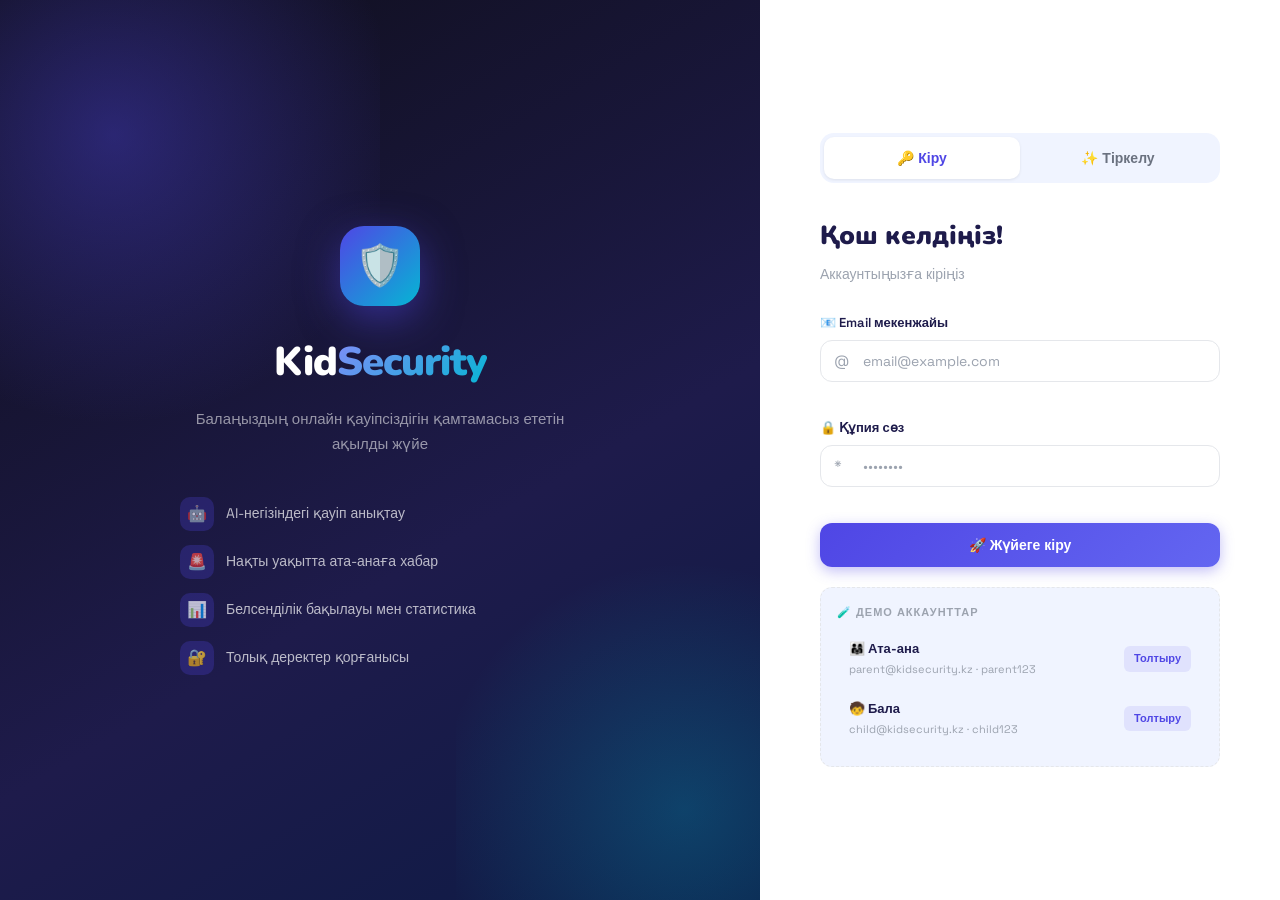
<file: pages/dashboard.html>
<!DOCTYPE html>
<html lang="kk" data-theme="light">
<head>
<meta charset="UTF-8">
<meta name="viewport" content="width=device-width, initial-scale=1.0">
<title>KidSecurity — Бақылау панелі</title>
<link rel="stylesheet" href="../css/main.css">
<style>
.grid-2 { display: grid; grid-template-columns: 2fr 1fr; gap: 24px; }
.grid-2-equal { display: grid; grid-template-columns: 1fr 1fr; gap: 24px; }

.activity-ring {
  width: 140px; height: 140px;
  position: relative;
  margin: 0 auto;
}
.activity-ring svg { transform: rotate(-90deg); }
.ring-bg { fill: none; stroke: var(--border); stroke-width: 12; }
.ring-fill { fill: none; stroke-width: 12; stroke-linecap: round; transition: stroke-dashoffset 1.5s ease; }
.ring-safe { stroke: var(--success); }
.ring-warn { stroke: var(--danger); }

.ring-label {
  position: absolute;
  inset: 0;
  display: flex;
  flex-direction: column;
  align-items: center;
  justify-content: center;
  text-align: center;
}
.ring-num {
  font-family: var(--font-display);
  font-size: 28px;
  font-weight: 900;
  color: var(--text-primary);
  line-height: 1;
}
.ring-txt { font-size: 11px; color: var(--text-muted); }

.platform-item {
  display: flex;
  align-items: center;
  gap: 12px;
  padding: 12px 0;
  border-bottom: 1px solid var(--border);
}
.platform-item:last-child { border: none; }
.platform-icon-wrap {
  width: 38px; height: 38px;
  border-radius: 10px;
  display: flex; align-items: center; justify-content: center;
  font-size: 18px;
  background: var(--bg-primary);
  flex-shrink: 0;
}
.platform-info { flex: 1; min-width: 0; }
.platform-name { font-size: 14px; font-weight: 600; color: var(--text-primary); }
.platform-count { font-size: 12px; color: var(--text-muted); }
.platform-bar-wrap { width: 80px; }
.platform-bar { height: 6px; background: var(--border); border-radius: 10px; overflow: hidden; }
.platform-fill { height: 100%; border-radius: 10px; background: linear-gradient(90deg, var(--primary), var(--accent)); transition: width 1s ease; }

.child-profile-card {
  background: linear-gradient(135deg, var(--primary), var(--accent));
  border-radius: var(--radius-lg);
  padding: 24px;
  color: #fff;
  position: relative;
  overflow: hidden;
}
.child-profile-card::before {
  content: '🧒';
  position: absolute;
  bottom: -10px;
  right: 10px;
  font-size: 80px;
  opacity: 0.15;
}
.child-avatar-large {
  width: 64px; height: 64px;
  border-radius: 50%;
  background: rgba(255,255,255,0.25);
  display: flex; align-items: center; justify-content: center;
  font-size: 22px;
  font-weight: 700;
  margin-bottom: 14px;
  border: 3px solid rgba(255,255,255,0.4);
}
.child-name { font-family: var(--font-display); font-size: 20px; font-weight: 800; margin-bottom: 4px; }
.child-info { font-size: 13px; opacity: 0.75; margin-bottom: 16px; }
.child-stats { display: flex; gap: 20px; }
.child-stat { text-align: center; }
.child-stat-num { font-size: 22px; font-weight: 900; font-family: var(--font-display); }
.child-stat-label { font-size: 11px; opacity: 0.7; }

.status-badge {
  display: inline-flex;
  align-items: center;
  gap: 6px;
  font-size: 12px;
  font-weight: 600;
  padding: 5px 12px;
  border-radius: 20px;
  background: rgba(255,255,255,0.2);
  color: #fff;
  margin-bottom: 14px;
}
.status-dot { width: 7px; height: 7px; border-radius: 50%; background: #4ade80; }

.recent-alerts-list { display: flex; flex-direction: column; gap: 0; }

.mini-alert {
  display: flex;
  align-items: center;
  gap: 12px;
  padding: 14px 0;
  border-bottom: 1px solid var(--border);
  cursor: pointer;
  transition: all var(--transition);
}
.mini-alert:last-child { border: none; }
.mini-alert:hover { background: var(--bg-primary); margin: 0 -24px; padding: 14px 24px; border-radius: var(--radius-md); border: none; }

.mini-alert-dot {
  width: 10px; height: 10px;
  border-radius: 50%;
  flex-shrink: 0;
}
.mini-alert-dot.high { background: var(--danger); box-shadow: 0 0 8px rgba(239,68,68,0.6); }
.mini-alert-dot.medium { background: var(--warning); }
.mini-alert-dot.low { background: var(--success); }

.mini-alert-content { flex: 1; min-width: 0; }
.mini-alert-from { font-size: 13px; font-weight: 600; color: var(--text-primary); }
.mini-alert-text { font-size: 12px; color: var(--text-muted); white-space: nowrap; overflow: hidden; text-overflow: ellipsis; }
.mini-alert-time { font-size: 11px; color: var(--text-muted); flex-shrink: 0; }

.action-btn {
  display: flex;
  align-items: center;
  gap: 10px;
  padding: 14px 16px;
  border-radius: var(--radius-md);
  background: var(--bg-primary);
  border: 1px solid var(--border);
  cursor: pointer;
  transition: all var(--transition);
  text-decoration: none;
  color: var(--text-primary);
  margin-bottom: 8px;
  font-size: 13px;
  font-weight: 600;
}
.action-btn:hover { border-color: var(--primary); background: rgba(79,70,229,0.06); color: var(--primary); transform: translateX(4px); }
.action-btn-icon { font-size: 18px; }
.action-btn span { margin-left: auto; font-size: 18px; color: var(--text-muted); }

@media (max-width: 1100px) { .grid-2 { grid-template-columns: 1fr; } }
@media (max-width: 768px) {
  .grid-2 { grid-template-columns: 1fr; gap: 14px; }
  .grid-2-equal { grid-template-columns: 1fr; gap: 14px; }
  .child-profile-card { padding: 20px 16px; }
  .child-avatar { width: 56px; height: 56px; font-size: 20px; }
  .child-name { font-size: 19px; }
  .safety-ring-wrap { display: none; } /* hide complex SVG on small screens */
  .platform-grid { grid-template-columns: repeat(2, 1fr) !important; gap: 8px; }
  .quick-actions { grid-template-columns: repeat(2, 1fr) !important; gap: 8px; }
}


</style>
</head>
<body>
<div class="app-layout">
  <aside class="sidebar" id="sidebar"></aside>
  <div class="sidebar-overlay" id="sidebar-overlay"></div>

  <main class="main-content">
    <header class="app-header" id="app-header"></header>

    <div class="page-content">

      <!-- CHILD PROFILE + STATS -->
      <div id="child-profile-section"></div>

      <!-- STATS GRID -->
      <div class="stats-grid" id="stats-grid">
        <div class="stat-card danger">
          <div class="stat-icon">🚨</div>
          <div class="stat-number" id="stat-threats">0</div>
          <div class="stat-label">Белсенді қауіптер</div>
          <div class="stat-change up">↑ Бүгін</div>
        </div>
        <div class="stat-card warning">
          <div class="stat-icon">⚠️</div>
          <div class="stat-number" id="stat-alerts">0</div>
          <div class="stat-label">Барлық ескертулер</div>
          <div class="stat-change up">↑ Бүгін</div>
        </div>
        <div class="stat-card success">
          <div class="stat-icon">✅</div>
          <div class="stat-number" id="stat-safe">0</div>
          <div class="stat-label">Қауіпсіз хабарлар</div>
          <div class="stat-change down">↓ Норма</div>
        </div>
        <div class="stat-card primary">
          <div class="stat-icon">📨</div>
          <div class="stat-number" id="stat-total">0</div>
          <div class="stat-label">Барлық хабарлар</div>
          <div class="stat-change up">↑ Бүгін</div>
        </div>
      </div>

      <!-- MAIN GRID -->
      <div class="grid-2">
        <!-- LEFT COLUMN -->
        <div style="display:flex; flex-direction:column; gap:24px;">

          <!-- RECENT ALERTS -->
          <div class="card">
            <div class="card-header">
              <div>
                <h3>🚨 Соңғы қауіптер</h3>
                <p>Анықталған қауіпті хабарламалар</p>
              </div>
              <div class="card-header-actions">
                <a href="alerts.html" class="btn btn-outline btn-sm">Барлығын көру →</a>
              </div>
            </div>
            <div id="recent-alerts-list"></div>
          </div>

          <!-- PLATFORM BREAKDOWN -->
          <div class="card">
            <div class="card-header">
              <div>
                <h3>📱 Платформалар бойынша</h3>
                <p>Қауіп хабарламаларының көзі</p>
              </div>
            </div>
            <div class="card-body" id="platforms-list"></div>
          </div>
        </div>

        <!-- RIGHT COLUMN -->
        <div style="display:flex; flex-direction:column; gap:24px;">

          <!-- SAFETY RING -->
          <div class="card">
            <div class="card-header">
              <div>
                <h3>🛡️ Қауіпсіздік деңгейі</h3>
                <p>Жалпы жағдай</p>
              </div>
            </div>
            <div class="card-body" style="text-align:center">
              <div class="activity-ring">
                <svg viewBox="0 0 140 140" width="140" height="140">
                  <circle class="ring-bg" cx="70" cy="70" r="57"/>
                  <circle class="ring-fill" id="safety-ring" cx="70" cy="70" r="57"
                    stroke-dasharray="358" stroke-dashoffset="358"/>
                </svg>
                <div class="ring-label">
                  <div class="ring-num" id="safety-pct">0%</div>
                  <div class="ring-txt">Қауіпсіз</div>
                </div>
              </div>
              <div style="display:flex; justify-content:center; gap:20px; margin-top:16px; flex-wrap:wrap;">
                <div style="text-align:center">
                  <div style="font-size:18px; font-weight:800; color:var(--success)" id="ring-safe-count">0</div>
                  <div style="font-size:11px; color:var(--text-muted)">✅ Қауіпсіз</div>
                </div>
                <div style="text-align:center">
                  <div style="font-size:18px; font-weight:800; color:var(--danger)" id="ring-threat-count">0</div>
                  <div style="font-size:11px; color:var(--text-muted)">🚨 Қауіпті</div>
                </div>
              </div>
            </div>
          </div>

          <!-- SEVERITY BREAKDOWN -->
          <div class="card">
            <div class="card-header">
              <h3>📊 Деңгейлер бойынша</h3>
            </div>
            <div class="card-body">
              <div style="margin-bottom:16px">
                <div style="display:flex; justify-content:space-between; font-size:13px; margin-bottom:6px;">
                  <span>🔴 Жоғары деңгей</span>
                  <span id="pct-high" style="font-weight:700; color:var(--danger)">0</span>
                </div>
                <div class="progress-bar"><div class="progress-fill" id="bar-high" style="width:0%;background:var(--danger)"></div></div>
              </div>
              <div style="margin-bottom:16px">
                <div style="display:flex; justify-content:space-between; font-size:13px; margin-bottom:6px;">
                  <span>🟡 Орта деңгей</span>
                  <span id="pct-medium" style="font-weight:700; color:var(--warning)">0</span>
                </div>
                <div class="progress-bar"><div class="progress-fill" id="bar-medium" style="width:0%;background:var(--warning)"></div></div>
              </div>
              <div>
                <div style="display:flex; justify-content:space-between; font-size:13px; margin-bottom:6px;">
                  <span>🟢 Төмен деңгей</span>
                  <span id="pct-low" style="font-weight:700; color:var(--success)">0</span>
                </div>
                <div class="progress-bar"><div class="progress-fill" id="bar-low" style="width:0%;background:var(--success)"></div></div>
              </div>
            </div>
          </div>

          <!-- QUICK ACTIONS -->
          <div class="card">
            <div class="card-header"><h3>⚡ Жылдам іс-қимыл</h3></div>
            <div class="card-body" style="padding-bottom:16px">
              <a href="messages.html" class="action-btn">
                <span class="action-btn-icon">💬</span> Хабарламаларды қарау
                <span>→</span>
              </a>
              <a href="alerts.html" class="action-btn">
                <span class="action-btn-icon">⚠️</span> Ескертулерді тексеру
                <span>→</span>
              </a>
              <a href="notifications.html" class="action-btn">
                <span class="action-btn-icon">📞</span> Ата-анаға хабар жіберу
                <span>→</span>
              </a>
              <a href="settings.html" class="action-btn">
                <span class="action-btn-icon">⚙️</span> Баптаулар
                <span>→</span>
              </a>
            </div>
          </div>

        </div>
      </div>
    </div>
  </main>
</div>

<div id="toast-container" class="toast-container"></div>

<script src="../js/core.js"></script>
<script>
if (!Auth.requireAuth()) {}

initCommon('dashboard', 'Бақылау панелі', 'Балаңыздың онлайн белсенділігі');

async function loadDashboard() {
  const [messagesResp, alertsJson] = await Promise.all([
    fetch('../data/messages.json').then(r => r.json()),
    fetch('../data/alerts.json').then(r => r.json()),
  ]);

  AlertsManager.initFromJSON(alertsJson);
  const alerts = AlertsManager.getAll();
  const messages = messagesResp;

  const threatMsgs = messages.filter(m => m.threat);
  const safeMsgs = messages.filter(m => !m.threat);
  const total = messages.length;
  const stats = AlertsManager.getStats();

  // Update stat cards
  animateNum('stat-threats', stats.active);
  animateNum('stat-alerts', alerts.length);
  animateNum('stat-safe', safeMsgs.length);
  animateNum('stat-total', total);

  // Safety ring
  const safePct = Math.round((safeMsgs.length / total) * 100);
  setTimeout(() => {
    const circumference = 2 * Math.PI * 57;
    const offset = circumference - (safePct / 100) * circumference;
    const ring = document.getElementById('safety-ring');
    if (ring) {
      ring.style.strokeDashoffset = offset;
      ring.classList.add(safePct >= 60 ? 'ring-safe' : 'ring-warn');
    }
    document.getElementById('safety-pct').textContent = safePct + '%';
    document.getElementById('ring-safe-count').textContent = safeMsgs.length;
    document.getElementById('ring-threat-count').textContent = threatMsgs.length;
  }, 300);

  // Severity bars
  const high = alerts.filter(a => a.severity === 'high').length;
  const medium = alerts.filter(a => a.severity === 'medium').length;
  const low = alerts.filter(a => a.severity === 'low').length;
  const maxSev = Math.max(high, medium, low, 1);
  setTimeout(() => {
    document.getElementById('pct-high').textContent = high;
    document.getElementById('pct-medium').textContent = medium;
    document.getElementById('pct-low').textContent = low;
    document.getElementById('bar-high').style.width = (high / maxSev * 100) + '%';
    document.getElementById('bar-medium').style.width = (medium / maxSev * 100) + '%';
    document.getElementById('bar-low').style.width = (low / maxSev * 100) + '%';
  }, 400);

  // Recent alerts
  const recentAlerts = alerts.slice(0, 5);
  const alertsList = document.getElementById('recent-alerts-list');
  if (recentAlerts.length === 0) {
    alertsList.innerHTML = `<div class="empty-state"><div class="empty-icon">✅</div><div class="empty-title">Қауіп жоқ</div></div>`;
  } else {
    alertsList.innerHTML = `<div style="padding:0 24px">` + recentAlerts.map(a => `
      <div class="mini-alert" onclick="location.href='alerts.html'">
        <div class="mini-alert-dot ${a.severity}"></div>
        <div class="mini-alert-content">
          <div class="mini-alert-from">${a.from}</div>
          <div class="mini-alert-text">${Utils.truncate(a.content, 60)}</div>
        </div>
        <div class="mini-alert-time">${Utils.formatTime(a.timestamp)}</div>
      </div>
    `).join('') + `</div>`;
  }

  // Platforms
  const platformCounts = {};
  messages.forEach(m => {
    const t = m.threat;
    if (!platformCounts[m.platform]) platformCounts[m.platform] = { total: 0, threats: 0 };
    platformCounts[m.platform].total++;
    if (t) platformCounts[m.platform].threats++;
  });
  const platforms = Object.entries(platformCounts).sort((a,b) => b[1].total - a[1].total);
  const maxPlatform = Math.max(...platforms.map(([,v]) => v.total));
  const icons = { WhatsApp: '💬', Telegram: '✈️', Instagram: '📸', TikTok: '🎵' };
  document.getElementById('platforms-list').innerHTML = platforms.map(([name, data]) => `
    <div class="platform-item">
      <div class="platform-icon-wrap">${icons[name] || '📱'}</div>
      <div class="platform-info">
        <div class="platform-name">${name}</div>
        <div class="platform-count">${data.total} хабар · ${data.threats} қауіп</div>
      </div>
      <div class="platform-bar-wrap">
        <div class="platform-bar">
          <div class="platform-fill" style="width:${(data.total/maxPlatform*100)}%"></div>
        </div>
      </div>
    </div>
  `).join('');

  // Child profile
  const user = Auth.getUser();
  const childName = user.role === 'parent' ? (user.child || 'Айдана') : user.name;
  document.getElementById('child-profile-section').innerHTML = `
    <div class="child-profile-card" style="margin-bottom:24px">
      <div class="status-badge"><div class="status-dot"></div> Белсенді бақылау</div>
      <div class="child-avatar-large">${childName.slice(0,2).toUpperCase()}</div>
      <div class="child-name">${childName}</div>
      <div class="child-info">14 жас · №45 мектеп · 8-сынып</div>
      <div class="child-stats">
        <div class="child-stat"><div class="child-stat-num">${total}</div><div class="child-stat-label">Хабарлар</div></div>
        <div class="child-stat"><div class="child-stat-num">${threatMsgs.length}</div><div class="child-stat-label">Қауіптер</div></div>
        <div class="child-stat"><div class="child-stat-num">${safePct}%</div><div class="child-stat-label">Қауіпсіз</div></div>
      </div>
    </div>
  `;

  // Show alert if active threats
  if (stats.active > 0) {
    setTimeout(() => {
      Toast.danger('🚨 Белсенді қауіптер бар!', `${stats.active} қауіпті хабарлама анықталды. Ескертулерді тексеріңіз.`);
    }, 1000);
  }
}

function animateNum(id, target) {
  const el = document.getElementById(id);
  if (!el) return;
  let n = 0;
  const step = Math.max(1, Math.floor(target / 30));
  const timer = setInterval(() => {
    n = Math.min(n + step, target);
    el.textContent = n;
    if (n >= target) clearInterval(timer);
  }, 40);
}

loadDashboard();
</script>

  <!-- BOTTOM NAVIGATION (mobile) -->
  <nav class="bottom-nav" id="bottom-nav">
    <a href="dashboard.html" class="bottom-nav-item active" data-page="dashboard">
      <span class="bn-icon">🏠</span>
      <span class="bn-label">Бақылау</span>
    </a>
    <a href="messages.html" class="bottom-nav-item" data-page="messages">
      <span class="bn-icon">💬</span>
      <span class="bn-label">Хабарлар</span>
    </a>
    <a href="alerts.html" class="bottom-nav-item" data-page="alerts">
      <span class="bn-icon">⚠️</span>
      <span class="bn-label">Қауіптер</span>
      <span class="bn-badge" id="bn-alert-count"></span>
    </a>
    <a href="notifications.html" class="bottom-nav-item" data-page="notifications">
      <span class="bn-icon">🔔</span>
      <span class="bn-label">Хабарлама</span>
    </a>
    <a href="settings.html" class="bottom-nav-item" data-page="settings">
      <span class="bn-icon">⚙️</span>
      <span class="bn-label">Баптау</span>
    </a>
  </nav>
</body>
</html>
</file>
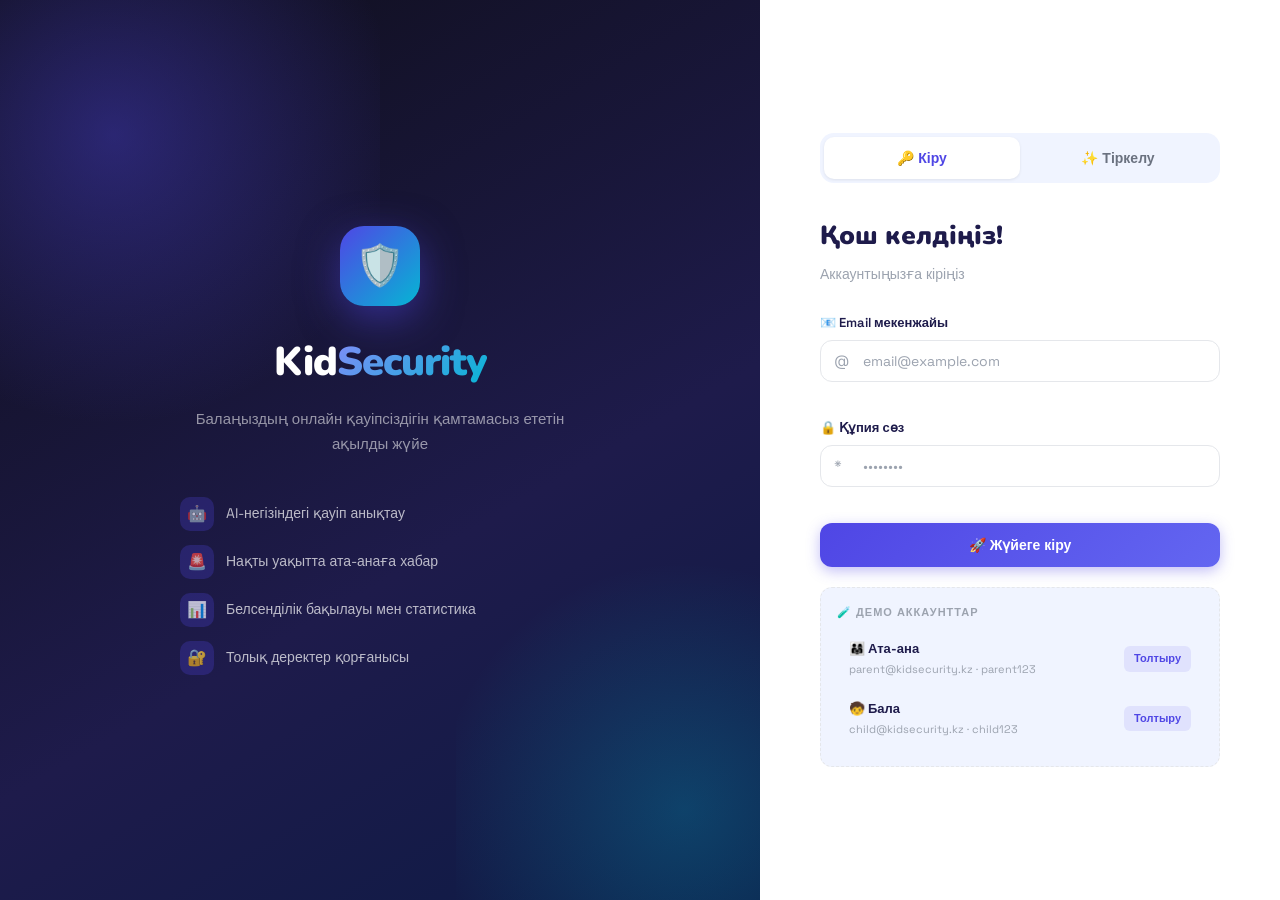
<file: pages/login.html>
<!DOCTYPE html>
<html lang="kk" data-theme="light">
<head>
<meta charset="UTF-8">
<meta name="viewport" content="width=device-width, initial-scale=1.0">
<title>KidSecurity — Кіру / Тіркелу</title>
<link rel="stylesheet" href="../css/main.css">
<style>
body {
  margin: 0;
  min-height: 100vh;
  display: flex;
  background: var(--bg-primary);
}

.login-page {
  display: flex;
  width: 100%;
  min-height: 100vh;
}

/* LEFT PANEL */
.login-left {
  flex: 1;
  background: linear-gradient(150deg, #0F0E1A 0%, #1E1B4B 60%, #0D1B45 100%);
  display: flex;
  flex-direction: column;
  align-items: center;
  justify-content: center;
  padding: 60px 50px;
  position: relative;
  overflow: hidden;
}

.login-left::before {
  content: '';
  position: absolute;
  top: -20%; left: -20%;
  width: 70%; height: 70%;
  background: radial-gradient(circle, rgba(79,70,229,0.4) 0%, transparent 70%);
}
.login-left::after {
  content: '';
  position: absolute;
  bottom: -20%; right: -20%;
  width: 60%; height: 60%;
  background: radial-gradient(circle, rgba(6,182,212,0.25) 0%, transparent 70%);
}

.login-left-content {
  position: relative;
  z-index: 2;
  text-align: center;
  max-width: 400px;
}

.login-logo {
  width: 80px; height: 80px;
  background: linear-gradient(135deg, #4F46E5, #06B6D4);
  border-radius: 24px;
  display: flex; align-items: center; justify-content: center;
  font-size: 40px;
  margin: 0 auto 24px;
  box-shadow: 0 12px 40px rgba(79,70,229,0.5);
  animation: bounceIn 0.8s ease;
}

.login-left h1 {
  font-family: var(--font-display);
  font-size: 40px;
  font-weight: 900;
  color: #fff;
  letter-spacing: -1px;
  margin-bottom: 12px;
}
.login-left h1 span {
  background: linear-gradient(135deg, #818CF8, #06B6D4);
  -webkit-background-clip: text;
  -webkit-text-fill-color: transparent;
  background-clip: text;
}
.login-left p {
  color: rgba(255,255,255,0.55);
  font-size: 15px;
  line-height: 1.7;
  margin-bottom: 40px;
}

.login-features {
  display: flex;
  flex-direction: column;
  gap: 14px;
  text-align: left;
}
.login-feature {
  display: flex;
  align-items: center;
  gap: 12px;
  color: rgba(255,255,255,0.7);
  font-size: 14px;
}
.login-feature-icon {
  width: 34px; height: 34px;
  background: rgba(79,70,229,0.25);
  border-radius: 10px;
  display: flex; align-items: center; justify-content: center;
  font-size: 16px;
  flex-shrink: 0;
}

/* RIGHT PANEL */
.login-right {
  width: 520px;
  background: var(--bg-secondary);
  display: flex;
  flex-direction: column;
  align-items: center;
  justify-content: center;
  padding: 60px 50px;
  position: relative;
}

.auth-card {
  width: 100%;
  max-width: 400px;
}

.auth-tabs {
  display: flex;
  background: var(--bg-primary);
  border-radius: 14px;
  padding: 4px;
  margin-bottom: 32px;
}
.auth-tab {
  flex: 1;
  padding: 10px;
  border-radius: 10px;
  text-align: center;
  font-size: 14px;
  font-weight: 600;
  cursor: pointer;
  transition: all 0.25s;
  color: var(--text-secondary);
}
.auth-tab.active {
  background: var(--bg-card);
  color: var(--primary);
  box-shadow: var(--shadow-sm);
}

.auth-title {
  font-family: var(--font-display);
  font-size: 26px;
  font-weight: 900;
  color: var(--text-primary);
  margin-bottom: 6px;
}
.auth-subtitle {
  font-size: 14px;
  color: var(--text-muted);
  margin-bottom: 28px;
}

.auth-form { display: flex; flex-direction: column; gap: 16px; }

.demo-accounts {
  margin-top: 20px;
  background: var(--bg-primary);
  border-radius: 12px;
  padding: 16px;
  border: 1px dashed var(--border);
}
.demo-title {
  font-size: 11px;
  font-weight: 700;
  letter-spacing: 1px;
  text-transform: uppercase;
  color: var(--text-muted);
  margin-bottom: 10px;
}
.demo-item {
  display: flex;
  justify-content: space-between;
  align-items: center;
  padding: 8px 12px;
  border-radius: 8px;
  cursor: pointer;
  transition: all 0.2s;
  margin-bottom: 4px;
}
.demo-item:hover { background: rgba(79,70,229,0.08); }
.demo-item-info { font-size: 13px; }
.demo-item-role {
  font-weight: 700;
  color: var(--text-primary);
  margin-bottom: 1px;
}
.demo-item-email { font-size: 11px; color: var(--text-muted); }
.demo-item-btn {
  font-size: 11px;
  font-weight: 600;
  color: var(--primary);
  background: rgba(79,70,229,0.1);
  padding: 4px 10px;
  border-radius: 6px;
}

.form-error {
  background: rgba(239,68,68,0.08);
  border: 1px solid rgba(239,68,68,0.2);
  color: var(--danger);
  border-radius: 10px;
  padding: 10px 14px;
  font-size: 13px;
  display: none;
}
.form-error.show { display: block; }

.divider {
  display: flex;
  align-items: center;
  gap: 12px;
  color: var(--text-muted);
  font-size: 12px;
  margin: 8px 0;
}
.divider::before, .divider::after {
  content: '';
  flex: 1;
  height: 1px;
  background: var(--border);
}

.role-select {
  display: flex;
  gap: 10px;
}
.role-option {
  flex: 1;
  padding: 12px;
  border-radius: 12px;
  border: 2px solid var(--border);
  text-align: center;
  cursor: pointer;
  transition: all 0.2s;
  font-size: 13px;
  font-weight: 600;
  color: var(--text-secondary);
}
.role-option:hover { border-color: var(--primary); color: var(--primary); }
.role-option.selected { border-color: var(--primary); background: rgba(79,70,229,0.06); color: var(--primary); }
.role-option-icon { font-size: 24px; display: block; margin-bottom: 6px; }

@media (max-width: 900px) {
  .login-left { display: none; }
  .login-right { width: 100%; }
}
@media (max-width: 768px) {
  .login-page { min-height: 100vh; background: var(--bg-primary); }
  .login-right {
    width: 100%;
    padding: 28px 16px 48px;
    justify-content: center;
    align-items: center;
    min-height: 100vh;
  }
  .login-box {
    padding: 28px 20px;
    border-radius: var(--radius-xl);
    width: 100%;
    max-width: 420px;
    box-shadow: var(--shadow-md);
  }
  .login-brand { margin-bottom: 20px; }
  .login-brand h1 { font-size: 22px; }
  .auth-tabs { gap: 0; margin-bottom: 20px; }
  .auth-tab { flex: 1; text-align: center; padding: 11px 8px; font-size: 13px; min-height: 44px; }
  .demo-accounts { flex-direction: column; gap: 8px; }
  .demo-btn { font-size: 12px; padding: 10px 12px; min-height: 44px; justify-content: center; }
  .form-control { font-size: 16px; min-height: 50px; } /* prevent iOS zoom */
  .role-selector { flex-direction: column; gap: 8px; }
  .role-option { padding: 14px 12px; min-height: 56px; }
  .btn-primary.btn-lg { min-height: 52px; font-size: 15px; }
}
@media (max-width: 400px) {
  .login-box { padding: 20px 14px; }
}
</style>
</head>
<body>
<div class="login-page">

  <!-- LEFT -->
  <div class="login-left">
    <div class="login-left-content">
      <div class="login-logo">🛡️</div>
      <h1>Kid<span>Security</span></h1>
      <p>Балаңыздың онлайн қауіпсіздігін қамтамасыз ететін ақылды жүйе</p>

      <div class="login-features">
        <div class="login-feature">
          <div class="login-feature-icon">🤖</div>
          <span>AI-негізіндегі қауіп анықтау</span>
        </div>
        <div class="login-feature">
          <div class="login-feature-icon">🚨</div>
          <span>Нақты уақытта ата-анаға хабар</span>
        </div>
        <div class="login-feature">
          <div class="login-feature-icon">📊</div>
          <span>Белсенділік бақылауы мен статистика</span>
        </div>
        <div class="login-feature">
          <div class="login-feature-icon">🔐</div>
          <span>Толық деректер қорғанысы</span>
        </div>
      </div>
    </div>
  </div>

  <!-- RIGHT -->
  <div class="login-right">
    <div class="auth-card">

      <div class="auth-tabs">
        <div class="auth-tab active" id="tab-login" onclick="switchTab('login')">🔑 Кіру</div>
        <div class="auth-tab" id="tab-register" onclick="switchTab('register')">✨ Тіркелу</div>
      </div>

      <!-- LOGIN FORM -->
      <div id="login-panel">
        <h2 class="auth-title">Қош келдіңіз!</h2>
        <p class="auth-subtitle">Аккаунтыңызға кіріңіз</p>

        <div class="form-error" id="login-error">❌ Қате email немесе құпия сөз</div>

        <div class="auth-form">
          <div class="form-group">
            <label class="form-label">📧 Email мекенжайы</label>
            <div class="input-icon-wrap">
              <span class="input-icon">@</span>
              <input type="email" class="form-control" id="login-email" placeholder="email@example.com">
            </div>
          </div>
          <div class="form-group">
            <label class="form-label">🔒 Құпия сөз</label>
            <div class="input-icon-wrap">
              <span class="input-icon">*</span>
              <input type="password" class="form-control" id="login-password" placeholder="••••••••"
                onkeypress="if(event.key==='Enter') doLogin()">
            </div>
          </div>
          <button class="btn btn-primary" onclick="doLogin()" style="width:100%;justify-content:center;padding:13px">
            🚀 Жүйеге кіру
          </button>
        </div>

        <div class="demo-accounts">
          <div class="demo-title">🧪 Демо аккаунттар</div>
          <div class="demo-item" onclick="fillDemo('parent@kidsecurity.kz','parent123')">
            <div class="demo-item-info">
              <div class="demo-item-role">👨‍👩‍👧 Ата-ана</div>
              <div class="demo-item-email">parent@kidsecurity.kz · parent123</div>
            </div>
            <span class="demo-item-btn">Толтыру</span>
          </div>
          <div class="demo-item" onclick="fillDemo('child@kidsecurity.kz','child123')">
            <div class="demo-item-info">
              <div class="demo-item-role">🧒 Бала</div>
              <div class="demo-item-email">child@kidsecurity.kz · child123</div>
            </div>
            <span class="demo-item-btn">Толтыру</span>
          </div>
        </div>
      </div>

      <!-- REGISTER FORM -->
      <div id="register-panel" style="display:none">
        <h2 class="auth-title">Тіркелу</h2>
        <p class="auth-subtitle">Жаңа аккаунт жасаңыз</p>

        <div class="form-error" id="register-error"></div>

        <div class="form-group">
          <label class="form-label">Рөлді таңдаңыз</label>
          <div class="role-select">
            <div class="role-option selected" id="role-parent" onclick="selectRole('parent')">
              <span class="role-option-icon">👨‍👩‍👧</span>
              Ата-ана
            </div>
            <div class="role-option" id="role-child" onclick="selectRole('child')">
              <span class="role-option-icon">🧒</span>
              Бала
            </div>
          </div>
        </div>

        <div class="auth-form">
          <div class="form-group">
            <label class="form-label">👤 Толық аты</label>
            <input type="text" class="form-control" id="reg-name" placeholder="Аты-жөніңіз">
          </div>
          <div class="form-group">
            <label class="form-label">📧 Email мекенжайы</label>
            <input type="email" class="form-control" id="reg-email" placeholder="email@example.com">
          </div>
          <div class="form-group">
            <label class="form-label">🔒 Құпия сөз</label>
            <input type="password" class="form-control" id="reg-password" placeholder="Кемінде 6 таңба">
          </div>
          <button class="btn btn-primary" onclick="doRegister()" style="width:100%;justify-content:center;padding:13px">
            ✨ Аккаунт жасау
          </button>
        </div>
      </div>

    </div>
  </div>
</div>

<script src="../js/core.js"></script>
<script>
let selectedRole = 'parent';

function switchTab(tab) {
  document.getElementById('login-panel').style.display = tab === 'login' ? 'block' : 'none';
  document.getElementById('register-panel').style.display = tab === 'register' ? 'block' : 'none';
  document.getElementById('tab-login').classList.toggle('active', tab === 'login');
  document.getElementById('tab-register').classList.toggle('active', tab === 'register');
}

function selectRole(role) {
  selectedRole = role;
  document.getElementById('role-parent').classList.toggle('selected', role === 'parent');
  document.getElementById('role-child').classList.toggle('selected', role === 'child');
}

function fillDemo(email, pass) {
  document.getElementById('login-email').value = email;
  document.getElementById('login-password').value = pass;
}

function doLogin() {
  const email = document.getElementById('login-email').value.trim();
  const password = document.getElementById('login-password').value;
  const errEl = document.getElementById('login-error');

  if (!email || !password) {
    errEl.textContent = '⚠️ Барлық өрістерді толтырыңыз';
    errEl.classList.add('show');
    return;
  }

  const result = Auth.login(email, password);
  if (result.success) {
    errEl.classList.remove('show');
    window.location.href = 'dashboard.html';
  } else {
    errEl.textContent = '❌ ' + result.message;
    errEl.classList.add('show');
  }
}

function doRegister() {
  const name = document.getElementById('reg-name').value.trim();
  const email = document.getElementById('reg-email').value.trim();
  const password = document.getElementById('reg-password').value;
  const errEl = document.getElementById('register-error');

  if (!name || !email || !password) {
    errEl.textContent = '⚠️ Барлық өрістерді толтырыңыз';
    errEl.classList.add('show');
    return;
  }
  if (password.length < 6) {
    errEl.textContent = '⚠️ Құпия сөз кемінде 6 таңба болуы керек';
    errEl.classList.add('show');
    return;
  }

  const result = Auth.register({ name, email, password, role: selectedRole });
  if (result.success) {
    Auth.login(email, password);
    window.location.href = 'dashboard.html';
  } else {
    errEl.textContent = '❌ ' + result.message;
    errEl.classList.add('show');
  }
}

// Redirect if already logged in
if (Auth.isLoggedIn()) {
  window.location.href = 'dashboard.html';
}
</script>
</body>
</html>
</file>
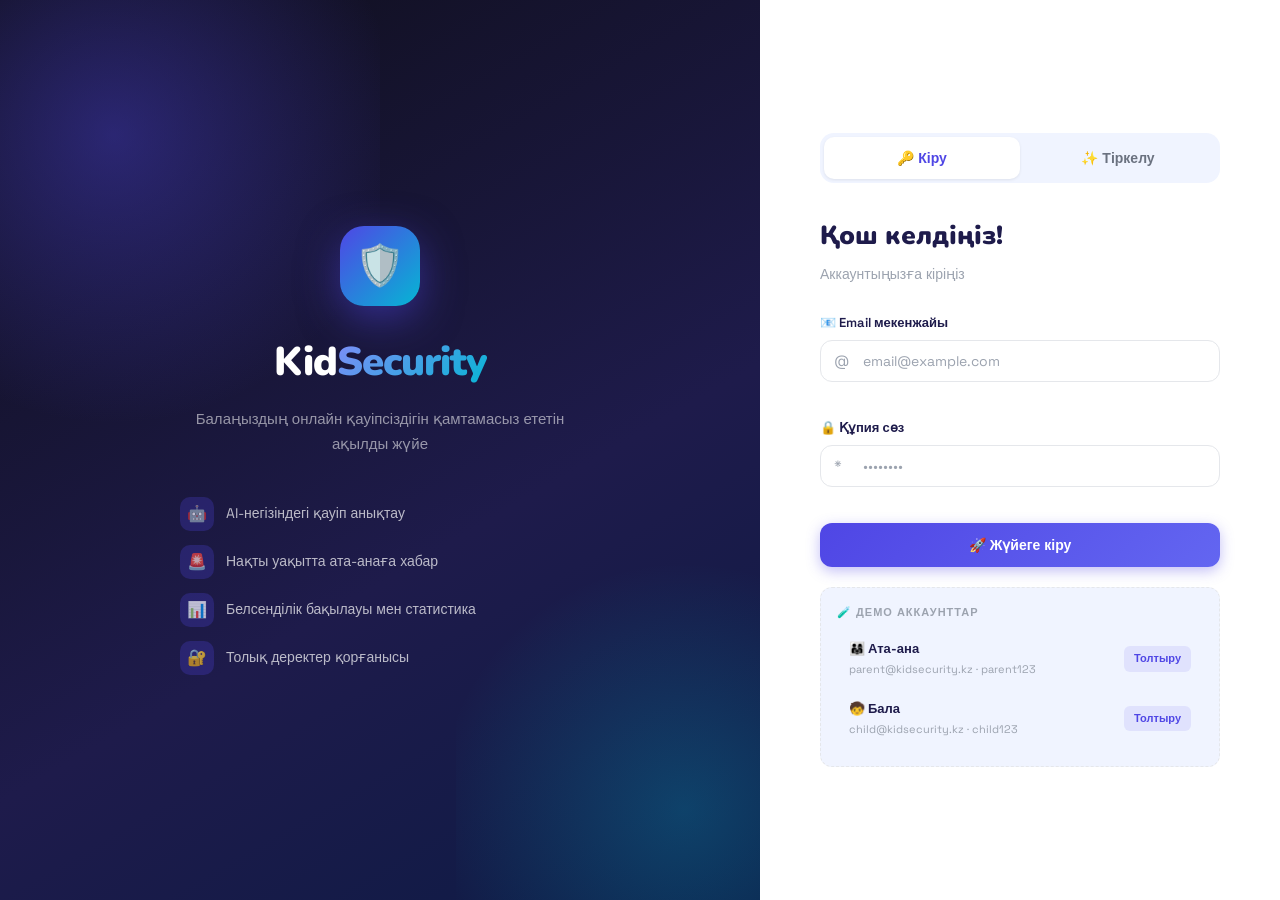
<file: pages/messages.html>
<!DOCTYPE html>
<html lang="kk" data-theme="light">
<head>
<meta charset="UTF-8">
<meta name="viewport" content="width=device-width, initial-scale=1.0">
<title>KidSecurity — Хабарламалар</title>
<link rel="stylesheet" href="../css/main.css">
<style>
.messages-layout { display: grid; grid-template-columns: 360px 1fr; gap: 0; height: calc(100vh - var(--header-height)); overflow: hidden; }
.messages-list-panel { border-right: 1px solid var(--border); overflow-y: auto; background: var(--bg-card); }
.messages-detail-panel { overflow-y: auto; background: var(--bg-primary); display: flex; flex-direction: column; }

.messages-panel-header {
  padding: 16px 20px;
  border-bottom: 1px solid var(--border);
  background: var(--bg-card);
  position: sticky; top: 0; z-index: 5;
}
.messages-panel-title { font-family: var(--font-display); font-size: 16px; font-weight: 800; margin-bottom: 12px; color: var(--text-primary); }

.message-list-item {
  display: flex;
  gap: 12px;
  padding: 14px 20px;
  cursor: pointer;
  border-bottom: 1px solid var(--border);
  transition: all var(--transition);
  position: relative;
}
.message-list-item:hover { background: var(--bg-primary); }
.message-list-item.active { background: rgba(79,70,229,0.06); border-right: 3px solid var(--primary); }
.message-list-item.threat { border-left: 3px solid var(--danger); background: rgba(239,68,68,0.04); }
.message-list-item.threat:hover { background: rgba(239,68,68,0.08); }
.message-list-item.threat.active { background: rgba(239,68,68,0.10); border-right: 3px solid var(--danger); }

.msg-avatar {
  width: 42px; height: 42px;
  border-radius: 50%;
  display: flex; align-items: center; justify-content: center;
  font-size: 13px; font-weight: 700; color: #fff;
  flex-shrink: 0;
}
.msg-info { flex: 1; min-width: 0; }
.msg-header { display: flex; justify-content: space-between; align-items: flex-start; margin-bottom: 3px; }
.msg-sender { font-size: 13px; font-weight: 700; color: var(--text-primary); }
.msg-time { font-size: 11px; color: var(--text-muted); }
.msg-preview { font-size: 12px; color: var(--text-secondary); white-space: nowrap; overflow: hidden; text-overflow: ellipsis; }
.msg-preview.danger { color: var(--danger); font-weight: 500; }
.msg-badges { display: flex; gap: 4px; margin-top: 4px; }

.unread-indicator {
  position: absolute;
  right: 16px;
  top: 50%;
  transform: translateY(-50%);
  width: 9px; height: 9px;
  background: var(--primary);
  border-radius: 50%;
}

/* DETAIL PANEL */
.detail-empty {
  flex: 1;
  display: flex;
  flex-direction: column;
  align-items: center;
  justify-content: center;
  color: var(--text-muted);
  padding: 40px;
}

.detail-message {
  padding: 28px;
  flex: 1;
}

.detail-header {
  background: var(--bg-card);
  border-radius: var(--radius-lg);
  padding: 20px 24px;
  margin-bottom: 20px;
  border: 1px solid var(--border);
  display: flex;
  gap: 16px;
  align-items: center;
}
.detail-avatar {
  width: 56px; height: 56px;
  border-radius: 50%;
  display: flex; align-items: center; justify-content: center;
  font-size: 18px; font-weight: 700; color: #fff;
  flex-shrink: 0;
}
.detail-sender-name { font-family: var(--font-display); font-size: 20px; font-weight: 800; color: var(--text-primary); margin-bottom: 4px; }
.detail-meta { display: flex; gap: 10px; flex-wrap: wrap; align-items: center; }
.detail-meta-item { font-size: 12px; color: var(--text-muted); display: flex; align-items: center; gap: 4px; }

.detail-content {
  background: var(--bg-card);
  border-radius: var(--radius-lg);
  padding: 24px;
  margin-bottom: 20px;
  border: 1px solid var(--border);
  font-size: 16px;
  color: var(--text-primary);
  line-height: 1.8;
}
.detail-content.threat-detail {
  background: rgba(239,68,68,0.04);
  border-color: rgba(239,68,68,0.3);
}

.detail-analysis {
  background: var(--bg-card);
  border-radius: var(--radius-lg);
  padding: 20px 24px;
  border: 1px solid var(--border);
}
.detail-analysis-title { font-family: var(--font-display); font-size: 15px; font-weight: 800; margin-bottom: 14px; color: var(--text-primary); }

.keyword-chips { display: flex; flex-wrap: wrap; gap: 8px; margin-bottom: 14px; }
.keyword-chip {
  display: inline-flex; align-items: center; gap: 6px;
  background: rgba(239,68,68,0.1);
  border: 1px solid rgba(239,68,68,0.2);
  color: var(--danger);
  padding: 5px 12px;
  border-radius: 20px;
  font-size: 12px;
  font-weight: 600;
}

.action-btns { display: flex; gap: 10px; flex-wrap: wrap; }

/* NEW MESSAGE */
.new-msg-form {
  background: var(--bg-card);
  border-radius: var(--radius-lg);
  padding: 24px;
  margin-top: 20px;
  border: 1px dashed var(--border);
}
.new-msg-title { font-family: var(--font-display); font-size: 15px; font-weight: 800; margin-bottom: 14px; color: var(--text-primary); }
.new-msg-grid { display: grid; grid-template-columns: 1fr 1fr; gap: 10px; margin-bottom: 10px; }

@media (max-width: 1024px) {
  .messages-layout { grid-template-columns: 1fr; height: auto; overflow: visible; }
  .messages-list-panel { height: auto; min-height: 200px; max-height: 50vh; }
  .messages-detail-panel { display: none; }
  .messages-detail-panel.show {
    display: flex;
    position: fixed;
    inset: 0;
    z-index: 250;
    overflow-y: auto;
    background: var(--bg-primary);
    padding-top: var(--header-height);
    padding-bottom: 72px;
    flex-direction: column;
  }
  .new-msg-grid { grid-template-columns: 1fr; }
}
@media (max-width: 768px) {
  .messages-layout { height: auto; overflow: visible; }
  .messages-list-panel { max-height: 85vh; border-right: none; border-bottom: 1px solid var(--border); }
  .message-list-item { padding: 12px 14px; gap: 10px; }
  .messages-panel-header { padding: 12px 14px; position: sticky; top: 0; z-index: 10; }
  .messages-panel-title { font-size: 14px; margin-bottom: 8px; }
  .new-msg-grid { grid-template-columns: 1fr; }
}
</style>
</head>
<body>
<div class="app-layout" style="flex-direction:column">
  <aside class="sidebar" id="sidebar"></aside>
  <div class="sidebar-overlay" id="sidebar-overlay"></div>
  <main class="main-content" style="overflow:hidden">
    <header class="app-header" id="app-header"></header>
    <div class="messages-layout" id="messages-layout">

      <!-- LIST PANEL -->
      <div class="messages-list-panel">
        <div class="messages-panel-header">
          <div class="messages-panel-title">💬 Хабарламалар</div>
          <div class="search-bar" style="max-width:100%">
            <span class="search-icon">🔍</span>
            <input type="text" id="search-input" placeholder="Хабарламаларды іздеу...">
          </div>
          <div class="filter-tabs" style="margin-top:10px">
            <div class="filter-tab active" data-filter="all">Барлығы</div>
            <div class="filter-tab" data-filter="threat">⚠️ Қауіпті</div>
            <div class="filter-tab" data-filter="safe">✅ Қауіпсіз</div>
          </div>
        </div>
        <div id="messages-list">
          <div class="empty-state"><div class="empty-icon">💬</div><div>Жүктелуде...</div></div>
        </div>
      </div>

      <!-- DETAIL PANEL -->
      <div class="messages-detail-panel" id="detail-panel">
        <div class="detail-empty">
          <div style="font-size:64px;margin-bottom:16px">💬</div>
          <h3 style="font-size:18px;font-weight:700;color:var(--text-secondary);margin-bottom:8px">Хабарламаны таңдаңыз</h3>
          <p style="font-size:14px">Сол жақтан хабарламаны басыңыз</p>
        </div>
      </div>

    </div>
  </main>
</div>

<div id="toast-container" class="toast-container"></div>

<script src="../js/core.js"></script>
<script>
if (!Auth.requireAuth()) {}
initCommon('messages', 'Хабарламалар', 'Кіріс хабарламаларды бақылаңыз');

let allMessages = [];
let activeFilter = 'all';
let selectedMsg = null;

async function loadMessages() {
  const data = await fetch('../data/messages.json').then(r => r.json());
  allMessages = data;
  renderList();
}

function renderList() {
  const query = document.getElementById('search-input').value.toLowerCase();
  let filtered = allMessages;

  if (activeFilter === 'threat') filtered = filtered.filter(m => m.threat);
  else if (activeFilter === 'safe') filtered = filtered.filter(m => !m.threat);

  if (query) filtered = filtered.filter(m =>
    m.from.toLowerCase().includes(query) || m.content.toLowerCase().includes(query)
  );

  const container = document.getElementById('messages-list');
  if (filtered.length === 0) {
    container.innerHTML = `<div class="empty-state"><div class="empty-icon">🔍</div><div class="empty-title">Нәтиже жоқ</div></div>`;
    return;
  }

  container.innerHTML = filtered.map(m => {
    const analysis = ThreatEngine.analyze(m.content);
    const isActive = selectedMsg && selectedMsg.id === m.id;
    return `
      <div class="message-list-item ${m.threat ? 'threat' : ''} ${isActive ? 'active' : ''}" 
           onclick="selectMessage(${m.id})">
        <div class="msg-avatar" style="background:${m.avatarColor}">${m.avatar}</div>
        <div class="msg-info">
          <div class="msg-header">
            <span class="msg-sender">${m.from}</span>
            <span class="msg-time">${Utils.formatTime(m.timestamp)}</span>
          </div>
          <div class="msg-preview ${m.threat ? 'danger' : ''}">${Utils.truncate(m.content, 55)}</div>
          <div class="msg-badges">
            ${m.threat ? `<span class="badge badge-${m.severity}">${Utils.severityLabel(m.severity)}</span>` : `<span class="badge badge-safe">✅ Қауіпсіз</span>`}
            <span style="font-size:11px;color:var(--text-muted)">${Utils.platformIcon(m.platform)} ${m.platform}</span>
          </div>
        </div>
        ${!m.read ? '<div class="unread-indicator"></div>' : ''}
      </div>
    `;
  }).join('');
}

function selectMessage(id) {
  selectedMsg = allMessages.find(m => m.id === id);
  if (!selectedMsg) return;
  renderList();
  renderDetail(selectedMsg);
  const detail = document.getElementById('detail-panel');
  detail.classList.add('show');
}

function renderDetail(msg) {
  const analysis = ThreatEngine.analyze(msg.content);
  const highlighted = analysis.isThreat ? ThreatEngine.highlightKeywords(msg.content) : msg.content;

  const typeLabel = ThreatEngine.typeLabels[msg.threatType || analysis.type] || '⚠️ Қауіп';

  let analysisHTML = '';
  if (analysis.isThreat) {
    analysisHTML = `
      <div class="detail-analysis" style="border-color:rgba(239,68,68,0.3);background:rgba(239,68,68,0.03)">
        <div class="detail-analysis-title">🤖 AI Талдау нәтижесі</div>
        <div style="display:flex;gap:10px;flex-wrap:wrap;margin-bottom:14px">
          <span class="badge badge-${analysis.severity}">${Utils.severityLabel(analysis.severity)}</span>
          <span class="badge badge-high">${typeLabel}</span>
        </div>
        ${analysis.keywords.length > 0 ? `
          <div style="font-size:12px;color:var(--text-muted);margin-bottom:8px">Анықталған қауіпті сөздер:</div>
          <div class="keyword-chips">
            ${analysis.keywords.map(k => `<div class="keyword-chip">⚠️ ${k}</div>`).join('')}
          </div>
        ` : ''}
        <div class="action-btns">
          <button class="btn btn-danger btn-sm" onclick="reportThreat(${msg.id})">🚨 Қауіп туралы хабарла</button>
          <button class="btn btn-outline btn-sm" onclick="markSafe(${msg.id})">✅ Қауіпсіз деп белгіле</button>
        </div>
      </div>
    `;
  } else {
    analysisHTML = `
      <div class="detail-analysis" style="border-color:rgba(16,185,129,0.2);background:rgba(16,185,129,0.03)">
        <div class="detail-analysis-title" style="color:var(--success)">✅ Хабарлама қауіпсіз</div>
        <div style="font-size:13px;color:var(--text-secondary)">AI жүйесі бұл хабарламада қауіпті мазмұн анықтамады.</div>
      </div>
    `;
  }

  document.getElementById('detail-panel').innerHTML = `
    <div class="detail-message">
      ${msg.threat ? `
        <div class="danger-banner">
          <div class="danger-banner-icon">🚨</div>
          <div>
            <div class="danger-banner-title">Қауіпті хабарлама анықталды!</div>
            <div class="danger-banner-text">Бұл хабарлама зиянды мазмұн қамтиды. Ата-анаға дереу хабарланды.</div>
          </div>
        </div>
      ` : ''}

      <div class="detail-header">
        <div class="detail-avatar" style="background:${msg.avatarColor}">${msg.avatar}</div>
        <div style="flex:1">
          <div class="detail-sender-name">${msg.from}</div>
          <div class="detail-meta">
            <span class="detail-meta-item">📅 ${Utils.formatDateTime(msg.timestamp)}</span>
            <span class="detail-meta-item">${Utils.platformIcon(msg.platform)} ${msg.platform}</span>
            <span class="detail-meta-item">→ ${msg.to}</span>
          </div>
        </div>
      </div>

      <div class="detail-content ${msg.threat ? 'threat-detail' : ''}">${highlighted}</div>

      ${analysisHTML}

      <div class="new-msg-form" style="margin-top:20px">
        <div class="new-msg-title">➕ Жаңа хабарлама қосу</div>
        <div class="new-msg-grid">
          <input class="form-control" id="new-sender" placeholder="Жіберуші аты">
          <select class="form-control" id="new-platform">
            <option>WhatsApp</option><option>Telegram</option><option>Instagram</option>
          </select>
        </div>
        <textarea class="form-control" id="new-content" rows="3" placeholder="Хабарлама мәтінін жазыңыз..." style="margin-bottom:10px"></textarea>
        <button class="btn btn-primary" onclick="addNewMessage()">📨 Хабарламаны талдау</button>
      </div>
    </div>
  `;
}

function reportThreat(id) {
  const msg = allMessages.find(m => m.id === id);
  if (!msg) return;
  const alert = AlertsManager.add({
    messageId: msg.id,
    type: msg.threatType || 'threat',
    severity: msg.severity || 'high',
    from: msg.from,
    content: msg.content,
    timestamp: msg.timestamp,
    platform: msg.platform,
    notifiedParent: true,
  });
  Toast.danger('🚨 Ата-анаға хабарланды!', `"${msg.from}" хабарламасы туралы хабарлама жіберілді.`);
  SoundAlert.play();
}

function markSafe(id) {
  Toast.success('✅ Белгіленді', 'Хабарлама қауіпсіз деп белгіленді');
}

function addNewMessage() {
  const sender = document.getElementById('new-sender').value.trim();
  const platform = document.getElementById('new-platform').value;
  const content = document.getElementById('new-content').value.trim();

  if (!sender || !content) {
    Toast.warning('⚠️ Толтырыңыз', 'Барлық өрістерді толтырыңыз');
    return;
  }

  const analysis = ThreatEngine.analyze(content);
  const newMsg = {
    id: Date.now(),
    from: sender,
    avatar: sender.slice(0, 2).toUpperCase(),
    avatarColor: analysis.isThreat ? '#F44336' : '#4CAF50',
    to: 'Айдана',
    content,
    timestamp: new Date().toISOString(),
    platform,
    threat: analysis.isThreat,
    severity: analysis.severity,
    read: false,
    threatType: analysis.type,
  };

  allMessages.unshift(newMsg);

  if (analysis.isThreat) {
    SoundAlert.play();
    AlertsManager.add({
      type: analysis.type, severity: analysis.severity,
      from: sender, content, timestamp: newMsg.timestamp,
      platform, notifiedParent: true,
    });
    Toast.danger('🚨 ҚАУІП АНЫҚТАЛДЫ!', `"${sender}" хабарламасында қауіпті мазмұн бар!`);
    setTimeout(() => Toast.danger('📞 Ата-анаға хабарланды!', 'Ата-ана алдағы уақытта хабардар болады.'), 1500);
  } else {
    Toast.success('✅ Хабарлама қауіпсіз', `"${sender}" хабарламасы талданды — қауіп жоқ.`);
  }

  renderList();
  selectMessage(newMsg.id);
}

// Filter tabs
document.addEventListener('click', e => {
  if (e.target.classList.contains('filter-tab')) {
    document.querySelectorAll('.filter-tab').forEach(t => t.classList.remove('active'));
    e.target.classList.add('active');
    activeFilter = e.target.dataset.filter;
    renderList();
  }
});

// Search
document.addEventListener('input', e => {
  if (e.target.id === 'search-input') renderList();
});

// Fake real-time updates
let autoMsgTimer = setInterval(() => {
  const fakeMessages = [
    { from: 'Жаңа хабар', content: 'Сәлем! Бүгін ойнауға шығасың ба?', platform: 'WhatsApp', threat: false },
    { from: 'Белгісіз', content: 'Ақша бер, әйтпесе өлтіремін!', platform: 'Telegram', threat: true, severity: 'high', threatType: 'threat' },
    { from: 'Досыңмен', content: 'Математика тапсырмасын жасадың ба?', platform: 'WhatsApp', threat: false },
  ];
  const rnd = fakeMessages[Math.floor(Math.random() * fakeMessages.length)];
  const analysis = ThreatEngine.analyze(rnd.content);
  const newMsg = {
    id: Date.now(),
    from: rnd.from,
    avatar: rnd.from.slice(0,2).toUpperCase(),
    avatarColor: analysis.isThreat ? '#F44336' : '#4CAF50',
    to: 'Айдана',
    content: rnd.content,
    timestamp: new Date().toISOString(),
    platform: rnd.platform,
    threat: analysis.isThreat,
    severity: analysis.severity,
    read: false,
    threatType: analysis.type,
  };
  allMessages.unshift(newMsg);
  if (analysis.isThreat) {
    SoundAlert.play();
    AlertsManager.add({ type: analysis.type, severity: analysis.severity, from: rnd.from, content: rnd.content, timestamp: newMsg.timestamp, platform: rnd.platform, notifiedParent: true });
    Toast.danger('🚨 Жаңа қауіп!', `"${rnd.from}" — ${Utils.truncate(rnd.content, 50)}`);
  }
  renderList();
}, 30000); // every 30 seconds

loadMessages();
</script>

  <!-- BOTTOM NAVIGATION (mobile) -->
  <nav class="bottom-nav" id="bottom-nav">
    <a href="dashboard.html" class="bottom-nav-item" data-page="dashboard">
      <span class="bn-icon">🏠</span>
      <span class="bn-label">Бақылау</span>
    </a>
    <a href="messages.html" class="bottom-nav-item active" data-page="messages">
      <span class="bn-icon">💬</span>
      <span class="bn-label">Хабарлар</span>
    </a>
    <a href="alerts.html" class="bottom-nav-item" data-page="alerts">
      <span class="bn-icon">⚠️</span>
      <span class="bn-label">Қауіптер</span>
      <span class="bn-badge" id="bn-alert-count"></span>
    </a>
    <a href="notifications.html" class="bottom-nav-item" data-page="notifications">
      <span class="bn-icon">🔔</span>
      <span class="bn-label">Хабарлама</span>
    </a>
    <a href="settings.html" class="bottom-nav-item" data-page="settings">
      <span class="bn-icon">⚙️</span>
      <span class="bn-label">Баптау</span>
    </a>
  </nav>
</body>
</html>
</file>
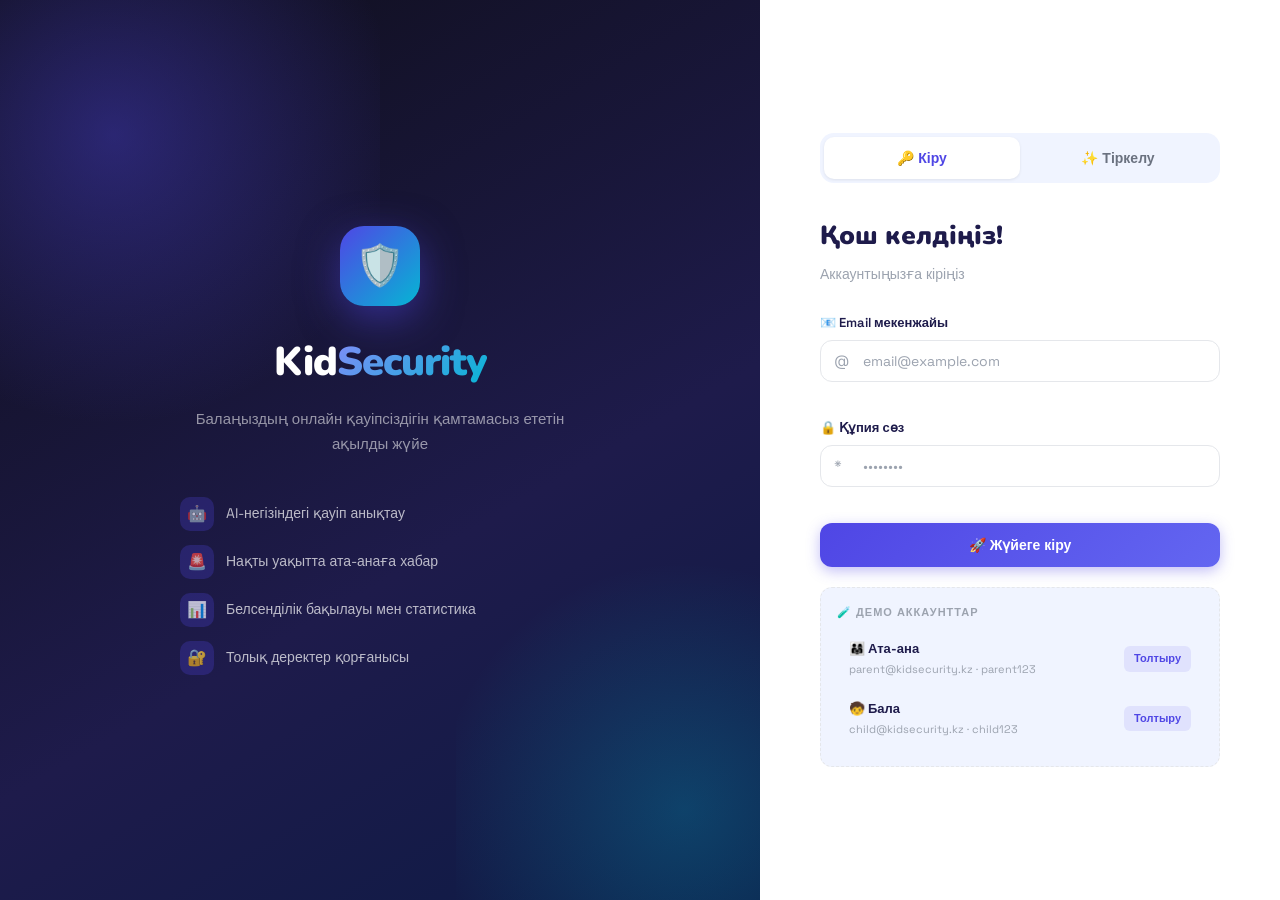
<file: pages/notifications.html>
<!DOCTYPE html>
<html lang="kk" data-theme="light">
<head>
<meta charset="UTF-8">
<meta name="viewport" content="width=device-width, initial-scale=1.0">
<title>KidSecurity — Ата-ана хабарламасы</title>
<link rel="stylesheet" href="../css/main.css">
<style>
.parent-hero {
  background: linear-gradient(135deg, #1E1B4B, #312E81, #1E3A5F);
  border-radius: var(--radius-xl);
  padding: 32px;
  margin-bottom: 28px;
  display: flex;
  align-items: center;
  gap: 20px;
  position: relative;
  overflow: hidden;
}
.parent-hero::before {
  content: '👨‍👩‍👧';
  position: absolute;
  right: 20px;
  bottom: -10px;
  font-size: 100px;
  opacity: 0.08;
}
.parent-hero-icon {
  width: 64px; height: 64px;
  background: rgba(255,255,255,0.15);
  border-radius: 20px;
  display: flex; align-items: center; justify-content: center;
  font-size: 30px;
  flex-shrink: 0;
}
.parent-hero-info h2 {
  font-family: var(--font-display);
  font-size: 22px;
  font-weight: 900;
  color: #fff;
  margin-bottom: 6px;
}
.parent-hero-info p { font-size: 14px; color: rgba(255,255,255,0.6); }
.parent-hero-badge {
  margin-left: auto;
  text-align: center;
  background: rgba(239,68,68,0.25);
  border-radius: 16px;
  padding: 12px 20px;
  flex-shrink: 0;
}
.parent-hero-badge-num {
  font-family: var(--font-display);
  font-size: 36px;
  font-weight: 900;
  color: #fff;
  line-height: 1;
}
.parent-hero-badge-label { font-size: 11px; color: rgba(255,255,255,0.5); margin-top: 2px; }

.notif-section { margin-bottom: 28px; }
.notif-section-title {
  font-family: var(--font-display);
  font-size: 16px;
  font-weight: 800;
  color: var(--text-primary);
  margin-bottom: 16px;
  display: flex;
  align-items: center;
  gap: 10px;
}
.notif-section-count {
  background: var(--danger);
  color: #fff;
  font-size: 11px;
  font-weight: 700;
  padding: 2px 8px;
  border-radius: 20px;
}

.parent-notif-card {
  background: var(--bg-card);
  border-radius: var(--radius-lg);
  border: 1.5px solid var(--border);
  margin-bottom: 14px;
  overflow: hidden;
  transition: all var(--transition);
  animation: slideIn 0.3s ease;
}
.parent-notif-card:hover { box-shadow: var(--shadow-md); }
.parent-notif-card.unread { border-left: 4px solid var(--danger); }

.pnc-header {
  display: flex;
  align-items: center;
  gap: 14px;
  padding: 18px 20px;
}
.pnc-icon {
  width: 50px; height: 50px;
  border-radius: 14px;
  display: flex; align-items: center; justify-content: center;
  font-size: 22px;
  flex-shrink: 0;
}
.pnc-icon.urgent { background: rgba(239,68,68,0.12); }
.pnc-icon.moderate { background: rgba(245,158,11,0.12); }
.pnc-icon.safe { background: rgba(16,185,129,0.12); }

.pnc-info { flex: 1; min-width: 0; }
.pnc-title { font-size: 15px; font-weight: 700; color: var(--text-primary); margin-bottom: 3px; }
.pnc-meta { display: flex; gap: 8px; align-items: center; flex-wrap: wrap; }
.pnc-time { font-size: 12px; color: var(--text-muted); }
.pnc-actions { display: flex; gap: 8px; }

.pnc-body {
  padding: 16px 20px;
  border-top: 1px solid var(--border);
  background: var(--bg-primary);
}
.pnc-message {
  background: var(--bg-card);
  border-radius: var(--radius-md);
  padding: 14px;
  font-size: 14px;
  color: var(--text-primary);
  line-height: 1.7;
  border: 1px solid var(--border);
  margin-bottom: 14px;
}
.pnc-rec {
  background: rgba(79,70,229,0.06);
  border: 1px solid rgba(79,70,229,0.15);
  border-radius: var(--radius-md);
  padding: 14px;
  margin-bottom: 14px;
}
.pnc-rec-title { font-size: 12px; font-weight: 700; text-transform: uppercase; letter-spacing: 1px; color: var(--primary); margin-bottom: 10px; }
.pnc-rec ul { padding-left: 16px; }
.pnc-rec li { font-size: 13px; color: var(--text-secondary); margin-bottom: 4px; }

.send-notif-form {
  background: var(--bg-card);
  border-radius: var(--radius-lg);
  border: 1px solid var(--border);
  padding: 24px;
  margin-bottom: 28px;
}
.send-notif-title { font-family: var(--font-display); font-size: 16px; font-weight: 800; margin-bottom: 16px; }

.contact-card {
  display: flex;
  align-items: center;
  gap: 14px;
  padding: 16px 20px;
  background: var(--bg-card);
  border-radius: var(--radius-lg);
  border: 1px solid var(--border);
  margin-bottom: 10px;
  transition: all var(--transition);
}
.contact-card:hover { border-color: var(--primary); box-shadow: var(--shadow-sm); }
.contact-avatar {
  width: 48px; height: 48px;
  border-radius: 50%;
  display: flex; align-items: center; justify-content: center;
  font-size: 16px; font-weight: 700; color: #fff;
  flex-shrink: 0;
}
.contact-info { flex: 1; }
.contact-name { font-size: 15px; font-weight: 700; color: var(--text-primary); }
.contact-role { font-size: 12px; color: var(--text-muted); }
.contact-actions { display: flex; gap: 8px; }

@media (max-width: 768px) {
  .parent-hero { padding: 16px 14px; gap: 12px; flex-wrap: wrap; border-radius: var(--radius-lg); }
  .parent-hero-icon { font-size: 32px; }
  .parent-hero h2 { font-size: 17px; }
  .parent-hero p { font-size: 12px; }
  .notif-send-grid { grid-template-columns: 1fr !important; gap: 10px; }
  .contact-item { gap: 10px; padding: 12px; }
  .contact-avatar { width: 38px; height: 38px; font-size: 13px; }
  .contact-actions { flex-direction: row; gap: 6px; flex-wrap: wrap; }
  .contact-actions .btn { font-size: 11px; padding: 8px 10px; flex: 1; min-width: 80px; justify-content: center; min-height: 40px; }
  .notif-filter-bar { flex-direction: column; gap: 8px; align-items: flex-start; }
  .notif-filter-bar .filter-tabs { width: 100%; overflow-x: auto; flex-wrap: nowrap; }
  .notif-card { padding: 12px; }
  .notif-card-footer { flex-wrap: wrap; gap: 8px; }
  .notif-card-footer .btn { flex: 1; min-width: 100px; justify-content: center; font-size: 11px; min-height: 40px; }
  .notif-card-title { font-size: 13px; }
  .notif-card-body { font-size: 12px; }
  .notif-card-header { flex-wrap: wrap; gap: 8px; }
  .notif-card-time { margin-left: 0; }
}
@media (max-width: 480px) {
  .parent-hero { flex-direction: column; text-align: center; }
  .notif-card-footer { flex-direction: column; }
  .notif-card-footer .btn { width: 100%; }
  .contact-actions { flex-direction: column; }
  .contact-actions .btn { width: 100%; }
}
</style>
</head>
<body>
<div class="app-layout">
  <aside class="sidebar" id="sidebar"></aside>
  <div class="sidebar-overlay" id="sidebar-overlay"></div>
  <main class="main-content">
    <header class="app-header" id="app-header"></header>
    <div class="page-content">

      <!-- HERO -->
      <div class="parent-hero">
        <div class="parent-hero-icon">🔔</div>
        <div class="parent-hero-info">
          <h2>Ата-ана хабарламалары</h2>
          <p>Балаңыздың қауіпсіздігі туралы барлық хабарламалар осында жиналады</p>
        </div>
        <div class="parent-hero-badge" id="unread-badge">
          <div class="parent-hero-badge-num" id="unread-count">0</div>
          <div class="parent-hero-badge-label">оқылмаған</div>
        </div>
      </div>

      <!-- SEND NOTIFICATION -->
      <div class="send-notif-form">
        <div class="send-notif-title">📤 Хабарлама жіберу</div>
        <div style="display:grid;grid-template-columns:1fr 1fr;gap:12px;margin-bottom:12px">
          <select class="form-control" id="notif-type">
            <option value="urgent">🚨 Шұғыл ескерту</option>
            <option value="moderate">⚠️ Орта деңгей</option>
            <option value="info">ℹ️ Ақпараттық</option>
          </select>
          <select class="form-control" id="notif-channel">
            <option>📱 Push-хабарлама</option>
            <option>📧 Email</option>
            <option>💬 SMS</option>
          </select>
        </div>
        <textarea class="form-control" id="notif-message" rows="3"
          placeholder="Хабарлама мәтінін жазыңыз..." style="margin-bottom:12px"></textarea>
        <button class="btn btn-primary" onclick="sendNotification()">
          📤 Хабарлама жіберу
        </button>
      </div>

      <!-- CONTACTS -->
      <div class="notif-section">
        <div class="notif-section-title">👥 Байланыс тізімі</div>
        <div class="contact-card">
          <div class="contact-avatar" style="background:#7C4DFF">ГС</div>
          <div class="contact-info">
            <div class="contact-name">Гүлнар Сейткали</div>
            <div class="contact-role">👩 Анасы · +7 777 123 4567</div>
          </div>
          <div class="contact-actions">
            <button class="btn btn-danger btn-sm" onclick="callParent('Гүлнар')">📞 Шұғыл қоңырау</button>
          </div>
        </div>
        <div class="contact-card">
          <div class="contact-avatar" style="background:#2196F3">СС</div>
          <div class="contact-info">
            <div class="contact-name">Серік Сейткали</div>
            <div class="contact-role">👨 Әкесі · +7 777 765 4321</div>
          </div>
          <div class="contact-actions">
            <button class="btn btn-danger btn-sm" onclick="callParent('Серік')">📞 Шұғыл қоңырау</button>
          </div>
        </div>
      </div>

      <!-- NOTIFICATIONS LIST -->
      <div class="notif-section">
        <div class="notif-section-title">
          📋 Хабарлама тарихы
          <span class="notif-section-count" id="total-count">0</span>
        </div>
        <div style="display:flex;gap:8px;margin-bottom:16px">
          <div class="filter-tabs" id="notif-filters">
            <div class="filter-tab active" data-f="all">Барлығы</div>
            <div class="filter-tab" data-f="urgent">🚨 Шұғыл</div>
            <div class="filter-tab" data-f="unread">🔵 Оқылмаған</div>
          </div>
          <button class="btn btn-outline btn-sm" onclick="markAllRead()" style="margin-left:auto">✅ Барлығын оқылды</button>
        </div>
        <div id="notifications-list"></div>
      </div>

    </div>
  </main>
</div>
<div id="toast-container" class="toast-container"></div>

<script src="../js/core.js"></script>
<script>
if (!Auth.requireAuth()) {}
initCommon('notifications', 'Ата-ана хабарламасы', 'Ата-анаға жіберілген ескертулер');

const NOTIFS_KEY = 'ks_parent_notifs';
let currentFilter = 'all';

function getNotifs() {
  const stored = localStorage.getItem(NOTIFS_KEY);
  return stored ? JSON.parse(stored) : [];
}

function saveNotifs(n) {
  localStorage.setItem(NOTIFS_KEY, JSON.stringify(n));
}

function initNotifs() {
  const alerts = AlertsManager.getAll();
  const existing = getNotifs();
  if (existing.length === 0 && alerts.length > 0) {
    const notifs = alerts.filter(a => a.notifiedParent).map(a => ({
      id: 'n_' + a.id,
      type: a.severity === 'high' ? 'urgent' : 'moderate',
      title: a.severity === 'high' ? '🚨 Шұғыл: ' + ThreatEngine.typeLabels[a.type] : '⚠️ Ескерту: ' + ThreatEngine.typeLabels[a.type],
      from: a.from,
      content: a.content,
      platform: a.platform,
      timestamp: a.timestamp,
      read: false,
      recommendations: getRecommendations(a.type),
    }));
    saveNotifs(notifs);
  }
}

function getRecommendations(type) {
  const recs = {
    threat: ['Баламен дереу сөйлесіңіз', 'Мектеп психологына хабарлаңыз', 'Полицияға шағым беріңіз'],
    extortion: ['Ешқандай ақша аудармаңыз', 'Жіберушінің аккаунтын блоктаңыз', 'Полицияға хабарлаңыз'],
    blackmail: ['Шантажшыны тоқтатпаңыз', 'Полиция мен психологқа хабарлаңыз', 'Суреттерді тарату туралы арыз беріңіз'],
    bullying: ['Баламен жылы сөйлесіңіз', 'Мектеп басшылығына хабарлаңыз', 'Кибербуллинг туралы арыз беріңіз'],
    stalking: ['Баланың орнын бақылаңыз', 'Полицияға хабарлаңыз', 'Аккаунтты жекеге ауыстырыңыз'],
  };
  return recs[type] || ['Баламен сөйлесіңіз', 'Психологқа хабарлаңыз'];
}

function renderNotifs() {
  const notifs = getNotifs();
  const unread = notifs.filter(n => !n.read).length;
  document.getElementById('unread-count').textContent = unread;
  document.getElementById('total-count').textContent = notifs.length;

  let filtered = notifs;
  if (currentFilter === 'urgent') filtered = filtered.filter(n => n.type === 'urgent');
  else if (currentFilter === 'unread') filtered = filtered.filter(n => !n.read);

  const container = document.getElementById('notifications-list');
  if (filtered.length === 0) {
    container.innerHTML = `<div class="empty-state"><div class="empty-icon">📭</div><div class="empty-title">Хабарлама жоқ</div></div>`;
    return;
  }

  container.innerHTML = filtered.map(n => `
    <div class="parent-notif-card ${n.read ? '' : 'unread'}" id="pnc-${n.id}">
      <div class="pnc-header">
        <div class="pnc-icon ${n.type}">
          ${n.type === 'urgent' ? '🚨' : n.type === 'moderate' ? '⚠️' : 'ℹ️'}
        </div>
        <div class="pnc-info">
          <div class="pnc-title">${n.title}</div>
          <div class="pnc-meta">
            <span class="badge badge-${n.type === 'urgent' ? 'high' : n.type === 'moderate' ? 'medium' : 'safe'}">
              ${n.type === 'urgent' ? '🔴 Шұғыл' : n.type === 'moderate' ? '🟡 Орта' : 'ℹ️ Ақпарат'}
            </span>
            ${!n.read ? '<span class="badge badge-primary">🔵 Жаңа</span>' : ''}
            <span class="pnc-time">📅 ${Utils.formatDateTime(n.timestamp)}</span>
          </div>
        </div>
        <div class="pnc-actions">
          ${!n.read ? `<button class="btn btn-outline btn-sm" onclick="markRead('${n.id}')">✅ Оқылды</button>` : ''}
        </div>
      </div>
      <div class="pnc-body">
        <div style="font-size:12px;font-weight:700;text-transform:uppercase;letter-spacing:1px;color:var(--text-muted);margin-bottom:8px">
          Хабарлама мазмұны
        </div>
        <div class="pnc-message">${ThreatEngine.highlightKeywords(n.content)}</div>

        <div style="display:flex;gap:16px;margin-bottom:14px;flex-wrap:wrap">
          <div style="font-size:13px;color:var(--text-secondary)">👤 <strong>${n.from}</strong></div>
          ${n.platform ? `<div style="font-size:13px;color:var(--text-secondary)">${Utils.platformIcon(n.platform)} ${n.platform}</div>` : ''}
        </div>

        ${n.recommendations ? `
          <div class="pnc-rec">
            <div class="pnc-rec-title">💡 Ата-анаға ұсыныстар</div>
            <ul>${n.recommendations.map(r => `<li>${r}</li>`).join('')}</ul>
          </div>
        ` : ''}

        <div style="display:flex;gap:8px;flex-wrap:wrap">
          <button class="btn btn-danger btn-sm" onclick="callParent('Гүлнар')">📞 Дереу қоңырау</button>
          <a href="alerts.html" class="btn btn-outline btn-sm">⚠️ Ескертуге өту</a>
          <button class="btn btn-outline btn-sm" onclick="deleteNotif('${n.id}')">🗑️ Жою</button>
        </div>
      </div>
    </div>
  `).join('');
}

function markRead(id) {
  const notifs = getNotifs();
  const n = notifs.find(x => x.id === id);
  if (n) { n.read = true; saveNotifs(notifs); renderNotifs(); }
}

function markAllRead() {
  const notifs = getNotifs().map(n => ({ ...n, read: true }));
  saveNotifs(notifs);
  Toast.success('✅ Барлығы оқылды', 'Барлық хабарламалар оқылды деп белгіленді');
  renderNotifs();
}

function deleteNotif(id) {
  const notifs = getNotifs().filter(n => n.id !== id);
  saveNotifs(notifs);
  Toast.success('🗑️ Жойылды', '');
  renderNotifs();
}

function sendNotification() {
  const type = document.getElementById('notif-type').value;
  const msg = document.getElementById('notif-message').value.trim();
  if (!msg) { Toast.warning('⚠️', 'Хабарлама мәтінін жазыңыз'); return; }

  const notifs = getNotifs();
  notifs.unshift({
    id: 'n_' + Date.now(),
    type: type === 'urgent' ? 'urgent' : type === 'moderate' ? 'moderate' : 'safe',
    title: type === 'urgent' ? '🚨 Шұғыл хабарлама' : '⚠️ Ескерту хабарламасы',
    from: 'Жүйе',
    content: msg,
    timestamp: new Date().toISOString(),
    read: false,
    recommendations: [],
  });
  saveNotifs(notifs);
  document.getElementById('notif-message').value = '';

  if (type === 'urgent') { SoundAlert.play(); Toast.danger('🚨 Шұғыл хабарлама жіберілді!', msg.slice(0, 60)); }
  else Toast.success('📤 Хабарлама жіберілді', msg.slice(0, 60));

  renderNotifs();
}

function callParent(name) {
  Toast.danger(`📞 ${name} шақырылуда...`, 'Байланыс орнатылуда... Нақты жобада SMS/Push жіберіледі.');
  SoundAlert.play();
}

document.getElementById('notif-filters').addEventListener('click', e => {
  if (e.target.classList.contains('filter-tab')) {
    document.querySelectorAll('#notif-filters .filter-tab').forEach(t => t.classList.remove('active'));
    e.target.classList.add('active');
    currentFilter = e.target.dataset.f;
    renderNotifs();
  }
});

initNotifs();
renderNotifs();
</script>

  <!-- BOTTOM NAVIGATION (mobile) -->
  <nav class="bottom-nav" id="bottom-nav">
    <a href="dashboard.html" class="bottom-nav-item" data-page="dashboard">
      <span class="bn-icon">🏠</span>
      <span class="bn-label">Бақылау</span>
    </a>
    <a href="messages.html" class="bottom-nav-item" data-page="messages">
      <span class="bn-icon">💬</span>
      <span class="bn-label">Хабарлар</span>
    </a>
    <a href="alerts.html" class="bottom-nav-item" data-page="alerts">
      <span class="bn-icon">⚠️</span>
      <span class="bn-label">Қауіптер</span>
      <span class="bn-badge" id="bn-alert-count"></span>
    </a>
    <a href="notifications.html" class="bottom-nav-item active" data-page="notifications">
      <span class="bn-icon">🔔</span>
      <span class="bn-label">Хабарлама</span>
    </a>
    <a href="settings.html" class="bottom-nav-item" data-page="settings">
      <span class="bn-icon">⚙️</span>
      <span class="bn-label">Баптау</span>
    </a>
  </nav>
</body>
</html>
</file>
<file: css/main.css>
/* ===== KID SECURITY — MAIN STYLES ===== */
@import url('https://fonts.googleapis.com/css2?family=Nunito:wght@400;500;600;700;800;900&family=Space+Grotesk:wght@300;400;500;600;700&display=swap');

/* ===== CSS VARIABLES ===== */
:root {
  /* Brand Colors */
  --primary: #4F46E5;
  --primary-light: #6366F1;
  --primary-dark: #3730A3;
  --primary-glow: rgba(79, 70, 229, 0.3);

  --accent: #06B6D4;
  --accent-light: #22D3EE;
  --success: #10B981;
  --warning: #F59E0B;
  --danger: #EF4444;
  --danger-light: #FCA5A5;

  /* Severity */
  --high: #EF4444;
  --medium: #F59E0B;
  --low: #10B981;

  /* Background */
  --bg-primary: #F0F4FF;
  --bg-secondary: #FFFFFF;
  --bg-card: #FFFFFF;
  --bg-sidebar: #1E1B4B;
  --bg-overlay: rgba(0,0,0,0.5);

  /* Text */
  --text-primary: #1E1B4B;
  --text-secondary: #6B7280;
  --text-muted: #9CA3AF;
  --text-inverse: #FFFFFF;

  /* Borders */
  --border: #E5E7EB;
  --border-focus: #4F46E5;

  /* Shadows */
  --shadow-sm: 0 1px 3px rgba(0,0,0,0.08);
  --shadow-md: 0 4px 16px rgba(0,0,0,0.10);
  --shadow-lg: 0 8px 32px rgba(0,0,0,0.14);
  --shadow-xl: 0 20px 60px rgba(0,0,0,0.18);
  --shadow-glow: 0 0 30px rgba(79, 70, 229, 0.25);

  /* Spacing */
  --sidebar-width: 260px;
  --header-height: 64px;

  /* Radius */
  --radius-sm: 8px;
  --radius-md: 12px;
  --radius-lg: 16px;
  --radius-xl: 24px;
  --radius-full: 9999px;

  /* Transitions */
  --transition: 0.2s ease;
  --transition-slow: 0.4s ease;

  /* Fonts */
  --font-display: 'Nunito', sans-serif;
  --font-body: 'Space Grotesk', sans-serif;
}

/* Dark Mode */
[data-theme="dark"] {
  --bg-primary: #0F0E1A;
  --bg-secondary: #1A1829;
  --bg-card: #1E1C30;
  --bg-sidebar: #0A0918;
  --text-primary: #F1F0FF;
  --text-secondary: #A5B4FC;
  --text-muted: #6B7280;
  --border: #2D2B45;
  --shadow-md: 0 4px 16px rgba(0,0,0,0.4);
  --shadow-lg: 0 8px 32px rgba(0,0,0,0.5);
}

/* ===== RESET & BASE ===== */
*, *::before, *::after { box-sizing: border-box; margin: 0; padding: 0; }
html { scroll-behavior: smooth; }
body {
  font-family: var(--font-body);
  background: var(--bg-primary);
  color: var(--text-primary);
  line-height: 1.6;
  transition: background 0.3s, color 0.3s;
  min-height: 100vh;
}
a { text-decoration: none; color: inherit; }
ul { list-style: none; }
img { max-width: 100%; }
button { cursor: pointer; border: none; background: none; font-family: inherit; }
input, textarea, select { font-family: inherit; }

/* ===== SCROLLBAR ===== */
::-webkit-scrollbar { width: 6px; }
::-webkit-scrollbar-track { background: var(--bg-secondary); }
::-webkit-scrollbar-thumb { background: var(--primary-light); border-radius: 10px; }

/* ===== LAYOUT ===== */
.app-layout {
  display: flex;
  min-height: 100vh;
}

/* ===== SIDEBAR ===== */
.sidebar {
  width: var(--sidebar-width);
  background: var(--bg-sidebar);
  position: fixed;
  top: 0; left: 0; bottom: 0;
  display: flex;
  flex-direction: column;
  z-index: 100;
  transition: transform 0.3s ease;
  overflow-y: auto;
  overflow-x: hidden;
}

.sidebar-brand {
  padding: 24px 20px;
  border-bottom: 1px solid rgba(255,255,255,0.08);
  display: flex;
  align-items: center;
  gap: 12px;
}

.brand-icon {
  width: 42px; height: 42px;
  background: linear-gradient(135deg, var(--primary), var(--accent));
  border-radius: 12px;
  display: flex; align-items: center; justify-content: center;
  font-size: 20px;
  box-shadow: 0 4px 12px rgba(79,70,229,0.4);
  flex-shrink: 0;
}

.brand-text h2 {
  font-family: var(--font-display);
  font-size: 16px;
  font-weight: 800;
  color: #fff;
  letter-spacing: -0.5px;
}

.brand-text p {
  font-size: 11px;
  color: rgba(255,255,255,0.5);
  margin-top: 1px;
}

.sidebar-nav {
  padding: 16px 12px;
  flex: 1;
}

.nav-section-label {
  font-size: 10px;
  font-weight: 700;
  letter-spacing: 1.5px;
  text-transform: uppercase;
  color: rgba(255,255,255,0.3);
  padding: 12px 8px 6px;
}

.nav-item {
  display: flex;
  align-items: center;
  gap: 12px;
  padding: 11px 12px;
  border-radius: var(--radius-md);
  color: rgba(255,255,255,0.6);
  font-size: 14px;
  font-weight: 500;
  margin-bottom: 2px;
  transition: all var(--transition);
  position: relative;
  cursor: pointer;
}

.nav-item:hover {
  background: rgba(255,255,255,0.08);
  color: rgba(255,255,255,0.9);
}

.nav-item.active {
  background: linear-gradient(135deg, rgba(79,70,229,0.5), rgba(6,182,212,0.3));
  color: #fff;
  box-shadow: 0 4px 12px rgba(79,70,229,0.2);
}

.nav-item .nav-icon { font-size: 16px; width: 20px; text-align: center; }

.nav-badge {
  margin-left: auto;
  background: var(--danger);
  color: #fff;
  font-size: 10px;
  font-weight: 700;
  padding: 2px 7px;
  border-radius: 20px;
  min-width: 20px;
  text-align: center;
  animation: pulse-badge 2s infinite;
}

@keyframes pulse-badge {
  0%, 100% { opacity: 1; }
  50% { opacity: 0.7; }
}

.sidebar-footer {
  padding: 16px 12px;
  border-top: 1px solid rgba(255,255,255,0.08);
}

.sidebar-user {
  display: flex;
  align-items: center;
  gap: 10px;
  padding: 10px;
  border-radius: var(--radius-md);
  background: rgba(255,255,255,0.05);
}

.sidebar-user-avatar {
  width: 36px; height: 36px;
  border-radius: 50%;
  display: flex; align-items: center; justify-content: center;
  font-size: 12px;
  font-weight: 700;
  color: #fff;
  flex-shrink: 0;
}

.sidebar-user-info { flex: 1; min-width: 0; }
.sidebar-user-name {
  font-size: 13px;
  font-weight: 600;
  color: #fff;
  white-space: nowrap;
  overflow: hidden;
  text-overflow: ellipsis;
}
.sidebar-user-role {
  font-size: 11px;
  color: rgba(255,255,255,0.4);
}

/* ===== MAIN CONTENT ===== */
.main-content {
  flex: 1;
  margin-left: var(--sidebar-width);
  display: flex;
  flex-direction: column;
  min-height: 100vh;
}

/* ===== HEADER ===== */
.app-header {
  height: var(--header-height);
  background: var(--bg-card);
  border-bottom: 1px solid var(--border);
  display: flex;
  align-items: center;
  padding: 0 28px;
  gap: 16px;
  position: sticky; top: 0;
  z-index: 50;
  backdrop-filter: blur(10px);
}

.header-title h1 {
  font-family: var(--font-display);
  font-size: 20px;
  font-weight: 800;
  color: var(--text-primary);
}
.header-title p { font-size: 12px; color: var(--text-muted); margin-top: 1px; }

.header-actions {
  margin-left: auto;
  display: flex;
  align-items: center;
  gap: 12px;
}

.header-btn {
  width: 38px; height: 38px;
  border-radius: 50%;
  background: var(--bg-primary);
  display: flex; align-items: center; justify-content: center;
  color: var(--text-secondary);
  font-size: 16px;
  transition: all var(--transition);
  position: relative;
}
.header-btn:hover { background: var(--primary); color: #fff; }

.alert-indicator {
  position: absolute;
  top: 5px; right: 5px;
  width: 8px; height: 8px;
  background: var(--danger);
  border-radius: 50%;
  border: 2px solid var(--bg-card);
  animation: pulse-indicator 1.5s infinite;
}

@keyframes pulse-indicator {
  0%, 100% { transform: scale(1); opacity: 1; }
  50% { transform: scale(1.3); opacity: 0.8; }
}

/* ===== PAGE CONTENT ===== */
.page-content {
  padding: 28px;
  flex: 1;
  max-width: 1400px;
}

/* ===== CARDS ===== */
.card {
  background: var(--bg-card);
  border-radius: var(--radius-lg);
  border: 1px solid var(--border);
  box-shadow: var(--shadow-sm);
  overflow: hidden;
}

.card-header {
  padding: 20px 24px;
  border-bottom: 1px solid var(--border);
  display: flex;
  align-items: center;
  gap: 12px;
}

.card-header h3 {
  font-family: var(--font-display);
  font-size: 16px;
  font-weight: 800;
  color: var(--text-primary);
}

.card-header p { font-size: 13px; color: var(--text-muted); }
.card-header-actions { margin-left: auto; display: flex; gap: 8px; }

.card-body { padding: 24px; }
.card-footer { padding: 16px 24px; border-top: 1px solid var(--border); background: var(--bg-primary); }

/* ===== STAT CARDS ===== */
.stats-grid {
  display: grid;
  grid-template-columns: repeat(auto-fit, minmax(200px, 1fr));
  gap: 20px;
  margin-bottom: 28px;
}

.stat-card {
  background: var(--bg-card);
  border-radius: var(--radius-lg);
  padding: 24px;
  border: 1px solid var(--border);
  box-shadow: var(--shadow-sm);
  position: relative;
  overflow: hidden;
  transition: transform var(--transition), box-shadow var(--transition);
}

.stat-card:hover {
  transform: translateY(-2px);
  box-shadow: var(--shadow-md);
}

.stat-card::before {
  content: '';
  position: absolute;
  top: 0; right: 0;
  width: 80px; height: 80px;
  border-radius: 50%;
  opacity: 0.08;
  transform: translate(20px, -20px);
}

.stat-card.danger::before { background: var(--danger); }
.stat-card.warning::before { background: var(--warning); }
.stat-card.success::before { background: var(--success); }
.stat-card.primary::before { background: var(--primary); }

.stat-icon {
  width: 44px; height: 44px;
  border-radius: var(--radius-md);
  display: flex; align-items: center; justify-content: center;
  font-size: 20px;
  margin-bottom: 16px;
}

.stat-card.danger .stat-icon { background: rgba(239,68,68,0.12); color: var(--danger); }
.stat-card.warning .stat-icon { background: rgba(245,158,11,0.12); color: var(--warning); }
.stat-card.success .stat-icon { background: rgba(16,185,129,0.12); color: var(--success); }
.stat-card.primary .stat-icon { background: rgba(79,70,229,0.12); color: var(--primary); }

.stat-number {
  font-family: var(--font-display);
  font-size: 36px;
  font-weight: 900;
  color: var(--text-primary);
  line-height: 1;
  margin-bottom: 4px;
}

.stat-label {
  font-size: 13px;
  color: var(--text-secondary);
  font-weight: 500;
}

.stat-change {
  font-size: 12px;
  font-weight: 600;
  margin-top: 8px;
  display: flex;
  align-items: center;
  gap: 4px;
}
.stat-change.up { color: var(--danger); }
.stat-change.down { color: var(--success); }

/* ===== BADGES & SEVERITY ===== */
.badge {
  display: inline-flex;
  align-items: center;
  gap: 5px;
  padding: 3px 10px;
  border-radius: var(--radius-full);
  font-size: 11px;
  font-weight: 700;
  letter-spacing: 0.3px;
}

.badge-high { background: rgba(239,68,68,0.12); color: var(--high); border: 1px solid rgba(239,68,68,0.2); }
.badge-medium { background: rgba(245,158,11,0.12); color: var(--warning); border: 1px solid rgba(245,158,11,0.2); }
.badge-low { background: rgba(16,185,129,0.12); color: var(--success); border: 1px solid rgba(16,185,129,0.2); }
.badge-safe { background: rgba(16,185,129,0.12); color: var(--success); border: 1px solid rgba(16,185,129,0.2); }
.badge-primary { background: rgba(79,70,229,0.12); color: var(--primary); border: 1px solid rgba(79,70,229,0.2); }

/* ===== BUTTONS ===== */
.btn {
  display: inline-flex;
  align-items: center;
  gap: 8px;
  padding: 10px 20px;
  border-radius: var(--radius-md);
  font-size: 14px;
  font-weight: 600;
  transition: all var(--transition);
  cursor: pointer;
  border: none;
  font-family: inherit;
}

.btn-primary {
  background: linear-gradient(135deg, var(--primary), var(--primary-light));
  color: #fff;
  box-shadow: 0 4px 14px rgba(79,70,229,0.35);
}
.btn-primary:hover {
  transform: translateY(-1px);
  box-shadow: 0 6px 20px rgba(79,70,229,0.5);
}

.btn-danger {
  background: linear-gradient(135deg, var(--danger), #F87171);
  color: #fff;
  box-shadow: 0 4px 14px rgba(239,68,68,0.3);
}

.btn-outline {
  background: transparent;
  border: 1.5px solid var(--border);
  color: var(--text-secondary);
}
.btn-outline:hover {
  border-color: var(--primary);
  color: var(--primary);
  background: rgba(79,70,229,0.06);
}

.btn-sm { padding: 7px 14px; font-size: 12px; }
.btn-lg { padding: 14px 28px; font-size: 16px; }

/* ===== FORMS ===== */
.form-group { margin-bottom: 20px; }
.form-label {
  display: block;
  font-size: 13px;
  font-weight: 600;
  color: var(--text-primary);
  margin-bottom: 6px;
}

.form-control {
  width: 100%;
  padding: 11px 14px;
  border: 1.5px solid var(--border);
  border-radius: var(--radius-md);
  font-size: 14px;
  color: var(--text-primary);
  background: var(--bg-card);
  transition: all var(--transition);
  outline: none;
}

.form-control:focus {
  border-color: var(--primary);
  box-shadow: 0 0 0 3px rgba(79,70,229,0.12);
}

.form-control::placeholder { color: var(--text-muted); }

.input-icon-wrap {
  position: relative;
}
.input-icon-wrap .form-control { padding-left: 42px; }
.input-icon {
  position: absolute;
  left: 14px;
  top: 50%;
  transform: translateY(-50%);
  color: var(--text-muted);
  font-size: 15px;
}

/* ===== SEARCH BAR ===== */
.search-bar {
  position: relative;
  max-width: 320px;
}
.search-bar input {
  width: 100%;
  padding: 9px 14px 9px 38px;
  border: 1.5px solid var(--border);
  border-radius: var(--radius-full);
  font-size: 13px;
  background: var(--bg-primary);
  color: var(--text-primary);
  outline: none;
  transition: all var(--transition);
}
.search-bar input:focus {
  border-color: var(--primary);
  box-shadow: 0 0 0 3px rgba(79,70,229,0.1);
  background: var(--bg-card);
}
.search-icon {
  position: absolute;
  left: 13px;
  top: 50%;
  transform: translateY(-50%);
  color: var(--text-muted);
  font-size: 13px;
}

/* ===== MESSAGES ===== */
.message-item {
  display: flex;
  gap: 14px;
  padding: 18px 24px;
  border-bottom: 1px solid var(--border);
  transition: background var(--transition);
  cursor: pointer;
  animation: fadeIn 0.3s ease;
}

.message-item:hover { background: var(--bg-primary); }
.message-item.threat-message { 
  background: rgba(239,68,68,0.04);
  border-left: 3px solid var(--danger);
}
.message-item.threat-message:hover { background: rgba(239,68,68,0.08); }

.message-avatar {
  width: 44px; height: 44px;
  border-radius: 50%;
  display: flex; align-items: center; justify-content: center;
  font-size: 13px;
  font-weight: 700;
  color: #fff;
  flex-shrink: 0;
}

.message-body { flex: 1; min-width: 0; }
.message-header { display: flex; align-items: center; gap: 8px; margin-bottom: 4px; }
.message-sender { font-size: 14px; font-weight: 700; color: var(--text-primary); }
.message-platform {
  font-size: 10px;
  font-weight: 600;
  padding: 2px 8px;
  border-radius: 20px;
  background: var(--bg-primary);
  color: var(--text-muted);
  border: 1px solid var(--border);
}
.message-time { margin-left: auto; font-size: 12px; color: var(--text-muted); }
.message-text {
  font-size: 14px;
  color: var(--text-secondary);
  overflow: hidden;
  text-overflow: ellipsis;
  white-space: nowrap;
}
.message-text.threat-text { color: var(--danger); font-weight: 500; }

.message-actions { display: flex; align-items: center; gap: 8px; margin-top: 6px; }
.unread-dot { width: 8px; height: 8px; background: var(--primary); border-radius: 50%; flex-shrink: 0; }

/* ===== ALERT ITEMS ===== */
.alert-item {
  display: flex;
  gap: 16px;
  padding: 20px 24px;
  border-bottom: 1px solid var(--border);
  animation: slideIn 0.4s ease;
}

.alert-icon-wrap {
  width: 46px; height: 46px;
  border-radius: var(--radius-md);
  display: flex; align-items: center; justify-content: center;
  font-size: 20px;
  flex-shrink: 0;
}
.alert-icon-wrap.high { background: rgba(239,68,68,0.12); color: var(--danger); }
.alert-icon-wrap.medium { background: rgba(245,158,11,0.12); color: var(--warning); }
.alert-icon-wrap.low { background: rgba(16,185,129,0.12); color: var(--success); }

.alert-content { flex: 1; min-width: 0; }
.alert-header { display: flex; align-items: center; gap: 8px; margin-bottom: 6px; }
.alert-type { font-size: 14px; font-weight: 700; color: var(--text-primary); }
.alert-time { margin-left: auto; font-size: 12px; color: var(--text-muted); }
.alert-text { font-size: 13px; color: var(--text-secondary); margin-bottom: 8px; }
.alert-meta { display: flex; gap: 8px; flex-wrap: wrap; align-items: center; }

/* ===== TOAST NOTIFICATIONS ===== */
.toast-container {
  position: fixed;
  top: 20px;
  right: 20px;
  z-index: 9999;
  display: flex;
  flex-direction: column;
  gap: 10px;
  max-width: 380px;
}

.toast {
  background: var(--bg-card);
  border-radius: var(--radius-lg);
  box-shadow: var(--shadow-xl);
  padding: 0;
  overflow: hidden;
  border: 1px solid var(--border);
  animation: slideToast 0.4s cubic-bezier(0.175, 0.885, 0.32, 1.275);
  display: flex;
}

.toast.removing { animation: removeToast 0.3s ease forwards; }

@keyframes slideToast {
  from { opacity: 0; transform: translateX(120%); }
  to { opacity: 1; transform: translateX(0); }
}
@keyframes removeToast {
  to { opacity: 0; transform: translateX(120%); }
}

.toast-stripe {
  width: 5px;
  flex-shrink: 0;
}
.toast-stripe.danger { background: var(--danger); }
.toast-stripe.warning { background: var(--warning); }
.toast-stripe.success { background: var(--success); }

.toast-body {
  padding: 14px 16px;
  flex: 1;
}

.toast-title {
  font-size: 13px;
  font-weight: 700;
  color: var(--text-primary);
  display: flex;
  align-items: center;
  gap: 8px;
  margin-bottom: 4px;
}

.toast-msg {
  font-size: 12px;
  color: var(--text-secondary);
  line-height: 1.5;
}

.toast-close {
  position: absolute;
  top: 10px; right: 10px;
  font-size: 14px;
  color: var(--text-muted);
  cursor: pointer;
  padding: 4px;
  border-radius: 4px;
}

.toast-progress {
  height: 3px;
  background: var(--border);
  margin-top: 10px;
  border-radius: 2px;
  overflow: hidden;
}
.toast-progress-bar {
  height: 100%;
  animation: progressBar 5s linear forwards;
  border-radius: 2px;
}
.toast-stripe.danger ~ .toast-body .toast-progress-bar { background: var(--danger); }
.toast-stripe.warning ~ .toast-body .toast-progress-bar { background: var(--warning); }
.toast-stripe.success ~ .toast-body .toast-progress-bar { background: var(--success); }

@keyframes progressBar {
  from { width: 100%; }
  to { width: 0%; }
}

/* ===== MODAL ===== */
.modal-overlay {
  position: fixed;
  inset: 0;
  background: var(--bg-overlay);
  z-index: 1000;
  display: flex;
  align-items: center;
  justify-content: center;
  padding: 20px;
  animation: fadeIn 0.2s ease;
  backdrop-filter: blur(4px);
}

.modal {
  background: var(--bg-card);
  border-radius: var(--radius-xl);
  box-shadow: var(--shadow-xl);
  width: 100%;
  max-width: 520px;
  overflow: hidden;
  animation: modalSlide 0.3s cubic-bezier(0.175, 0.885, 0.32, 1.275);
}

@keyframes modalSlide {
  from { opacity: 0; transform: scale(0.92) translateY(20px); }
  to { opacity: 1; transform: scale(1) translateY(0); }
}

.modal-header {
  padding: 20px 24px;
  border-bottom: 1px solid var(--border);
  display: flex;
  align-items: center;
  gap: 12px;
}
.modal-header h3 {
  font-family: var(--font-display);
  font-size: 18px;
  font-weight: 800;
}
.modal-close {
  margin-left: auto;
  width: 32px; height: 32px;
  border-radius: 50%;
  background: var(--bg-primary);
  display: flex; align-items: center; justify-content: center;
  font-size: 14px;
  color: var(--text-muted);
  cursor: pointer;
  transition: all var(--transition);
}
.modal-close:hover { background: var(--danger); color: #fff; }

.modal-body { padding: 24px; }
.modal-footer { padding: 16px 24px; border-top: 1px solid var(--border); display: flex; gap: 10px; justify-content: flex-end; }

/* ===== DANGER ALERT BANNER ===== */
.danger-banner {
  background: linear-gradient(135deg, rgba(239,68,68,0.12), rgba(239,68,68,0.04));
  border: 1.5px solid rgba(239,68,68,0.3);
  border-radius: var(--radius-lg);
  padding: 16px 20px;
  display: flex;
  align-items: flex-start;
  gap: 14px;
  margin-bottom: 20px;
  animation: pulseAlert 2s ease infinite;
}

@keyframes pulseAlert {
  0%, 100% { border-color: rgba(239,68,68,0.3); }
  50% { border-color: rgba(239,68,68,0.7); }
}

.danger-banner-icon { font-size: 24px; flex-shrink: 0; margin-top: 2px; }
.danger-banner-title { font-size: 15px; font-weight: 700; color: var(--danger); margin-bottom: 4px; }
.danger-banner-text { font-size: 13px; color: var(--text-secondary); }

/* ===== KEYWORD HIGHLIGHT ===== */
.keyword-highlight {
  background: rgba(239,68,68,0.15);
  color: var(--danger);
  font-weight: 700;
  border-radius: 3px;
  padding: 0 2px;
}

/* ===== SWITCH TOGGLE ===== */
.switch {
  position: relative;
  display: inline-block;
  width: 44px;
  height: 24px;
}
.switch input { opacity: 0; width: 0; height: 0; }
.switch-slider {
  position: absolute;
  cursor: pointer;
  inset: 0;
  background: var(--border);
  border-radius: 24px;
  transition: all var(--transition);
}
.switch-slider::before {
  content: '';
  position: absolute;
  height: 18px; width: 18px;
  left: 3px; bottom: 3px;
  background: white;
  border-radius: 50%;
  transition: all var(--transition);
  box-shadow: 0 2px 4px rgba(0,0,0,0.15);
}
input:checked + .switch-slider { background: var(--primary); }
input:checked + .switch-slider::before { transform: translateX(20px); }

/* ===== FILTER TABS ===== */
.filter-tabs {
  display: flex;
  gap: 6px;
  flex-wrap: wrap;
}
.filter-tab {
  padding: 7px 16px;
  border-radius: var(--radius-full);
  font-size: 13px;
  font-weight: 600;
  cursor: pointer;
  border: 1.5px solid var(--border);
  color: var(--text-secondary);
  background: var(--bg-card);
  transition: all var(--transition);
}
.filter-tab:hover { border-color: var(--primary); color: var(--primary); }
.filter-tab.active {
  background: var(--primary);
  border-color: var(--primary);
  color: #fff;
}

/* ===== EMPTY STATE ===== */
.empty-state {
  text-align: center;
  padding: 60px 20px;
  color: var(--text-muted);
}
.empty-icon { font-size: 48px; margin-bottom: 16px; opacity: 0.5; }
.empty-title { font-size: 18px; font-weight: 700; color: var(--text-secondary); margin-bottom: 8px; }
.empty-text { font-size: 14px; }

/* ===== ANIMATIONS ===== */
@keyframes fadeIn {
  from { opacity: 0; }
  to { opacity: 1; }
}
@keyframes slideIn {
  from { opacity: 0; transform: translateY(10px); }
  to { opacity: 1; transform: translateY(0); }
}
@keyframes bounceIn {
  0% { transform: scale(0.8); opacity: 0; }
  70% { transform: scale(1.05); }
  100% { transform: scale(1); opacity: 1; }
}

/* ===== PROGRESS BAR ===== */
.progress-bar {
  height: 6px;
  background: var(--border);
  border-radius: 10px;
  overflow: hidden;
}
.progress-fill {
  height: 100%;
  border-radius: 10px;
  transition: width 0.8s ease;
}

/* ===== TIMELINE ===== */
.timeline { position: relative; padding-left: 24px; }
.timeline::before {
  content: '';
  position: absolute;
  left: 8px; top: 0; bottom: 0;
  width: 2px;
  background: var(--border);
}
.timeline-item {
  position: relative;
  margin-bottom: 20px;
}
.timeline-dot {
  position: absolute;
  left: -20px;
  top: 4px;
  width: 12px; height: 12px;
  border-radius: 50%;
  border: 2px solid var(--bg-card);
}
.timeline-item.danger .timeline-dot { background: var(--danger); }
.timeline-item.warning .timeline-dot { background: var(--warning); }
.timeline-item.success .timeline-dot { background: var(--success); }
.timeline-time { font-size: 11px; color: var(--text-muted); margin-bottom: 4px; }
.timeline-text { font-size: 13px; color: var(--text-secondary); }

/* ===== SIDEBAR MOBILE TOGGLE ===== */
.mobile-menu-btn {
  display: none;
  width: 38px; height: 38px;
  border-radius: 50%;
  background: var(--bg-primary);
  align-items: center; justify-content: center;
  font-size: 18px;
  color: var(--text-primary);
  cursor: pointer;
}

/* ===== NOTIFICATION PARENT ===== */
.notif-card {
  border-radius: var(--radius-lg);
  border: 1.5px solid;
  padding: 20px;
  margin-bottom: 16px;
  position: relative;
  overflow: hidden;
}
.notif-card::before {
  content: '';
  position: absolute;
  top: 0; right: 0;
  width: 100px; height: 100px;
  border-radius: 50%;
  opacity: 0.06;
  transform: translate(30px, -30px);
  background: currentColor;
}

.notif-card.urgent { border-color: rgba(239,68,68,0.4); background: rgba(239,68,68,0.04); }
.notif-card.moderate { border-color: rgba(245,158,11,0.4); background: rgba(245,158,11,0.04); }
.notif-card.resolved { border-color: rgba(16,185,129,0.4); background: rgba(16,185,129,0.04); }

.notif-card-header { display: flex; align-items: center; gap: 12px; margin-bottom: 12px; }
.notif-card-icon { font-size: 24px; }
.notif-card-title { font-size: 15px; font-weight: 700; }
.notif-card.urgent .notif-card-title { color: var(--danger); }
.notif-card.moderate .notif-card-title { color: var(--warning); }
.notif-card.resolved .notif-card-title { color: var(--success); }
.notif-card-time { margin-left: auto; font-size: 12px; color: var(--text-muted); }
.notif-card-body { font-size: 13px; color: var(--text-secondary); line-height: 1.6; }
.notif-card-footer { margin-top: 14px; display: flex; gap: 8px; }

/* ===================================================
   RESPONSIVE — MOBILE FIRST FULL SYSTEM
   =================================================== */

/* ===== TABLET (≤1024px) — Sidebar drawer ===== */
@media (max-width: 1024px) {
  .sidebar { transform: translateX(-100%); }
  .sidebar.open { transform: translateX(0); }
  .main-content { margin-left: 0; }
  .mobile-menu-btn { display: flex; }
  .sidebar-overlay {
    position: fixed;
    inset: 0;
    background: rgba(0,0,0,0.5);
    z-index: 99;
    display: none;
  }
  .sidebar-overlay.show { display: block; }
}

/* ===== MOBILE (≤768px) ===== */
@media (max-width: 768px) {

  /* --- Layout --- */
  .app-layout { flex-direction: column; }
  .main-content { margin-left: 0; padding-bottom: 72px; } /* space for bottom nav */
  .page-content { padding: 14px 14px 24px; }
  .app-header { padding: 0 14px; height: 56px; gap: 10px; }
  .header-title h1 { font-size: 16px; }
  .header-title p { display: none; }

  /* --- Stats Grid --- */
  .stats-grid {
    grid-template-columns: repeat(2, 1fr);
    gap: 10px;
    margin-bottom: 16px;
  }
  .stat-card { padding: 16px; }
  .stat-icon { width: 36px; height: 36px; font-size: 16px; margin-bottom: 10px; }
  .stat-number { font-size: 26px; }
  .stat-label { font-size: 11px; }
  .stat-change { font-size: 11px; }

  /* --- Cards --- */
  .card-header { padding: 14px 16px; }
  .card-header h3 { font-size: 14px; }
  .card-body { padding: 14px 16px; }
  .card-footer { padding: 12px 16px; }

  /* --- Messages split panel → stacked --- */
  .messages-split {
    flex-direction: column !important;
    height: auto !important;
  }
  .messages-list-panel {
    width: 100% !important;
    height: auto !important;
    border-right: none !important;
    border-bottom: 1px solid var(--border) !important;
    max-height: 380px;
    overflow-y: auto;
  }
  .messages-detail-panel {
    width: 100% !important;
    height: auto !important;
    min-height: 300px;
  }

  /* --- Message items — more touch friendly --- */
  .message-item { padding: 14px 16px; gap: 10px; }
  .message-avatar { width: 38px; height: 38px; font-size: 12px; }
  .message-sender { font-size: 13px; }
  .message-text { font-size: 13px; }
  .message-time { font-size: 11px; }

  /* --- Alert items --- */
  .alert-item { padding: 14px 16px; gap: 12px; }
  .alert-icon-wrap { width: 38px; height: 38px; font-size: 18px; }

  /* --- Buttons — larger touch targets --- */
  .btn { padding: 11px 18px; font-size: 13px; min-height: 44px; }
  .btn-sm { padding: 9px 14px; font-size: 12px; min-height: 38px; }
  .btn-lg { padding: 14px 24px; font-size: 15px; }

  /* --- Filter tabs — scrollable row --- */
  .filter-tabs {
    flex-wrap: nowrap;
    overflow-x: auto;
    -webkit-overflow-scrolling: touch;
    padding-bottom: 4px;
    scrollbar-width: none;
    gap: 6px;
  }
  .filter-tabs::-webkit-scrollbar { display: none; }
  .filter-tab {
    white-space: nowrap;
    flex-shrink: 0;
    padding: 8px 16px;
    min-height: 38px;
    font-size: 12px;
  }

  /* --- Search bar --- */
  .search-bar { max-width: 100%; }

  /* --- Toast — bottom of screen on mobile --- */
  .toast-container {
    top: auto;
    bottom: 80px;
    left: 14px;
    right: 14px;
    max-width: 100%;
  }

  /* --- Modal — slide up from bottom --- */
  .modal-overlay { padding: 0; align-items: flex-end; }
  .modal {
    border-radius: var(--radius-xl) var(--radius-xl) 0 0;
    max-width: 100%;
    animation: modalSlideUp 0.3s cubic-bezier(0.175, 0.885, 0.32, 1.275);
    max-height: 90vh;
    overflow-y: auto;
  }
  @keyframes modalSlideUp {
    from { transform: translateY(100%); opacity: 0; }
    to { transform: translateY(0); opacity: 1; }
  }

  /* --- Settings nav — horizontal scroll tabs on mobile --- */
  .settings-nav {
    flex-direction: row !important;
    overflow-x: auto;
    -webkit-overflow-scrolling: touch;
    border-right: none !important;
    border-bottom: 1px solid var(--border) !important;
    padding: 8px !important;
    width: 100% !important;
    min-width: unset !important;
    max-width: 100% !important;
    gap: 4px;
    scrollbar-width: none;
  }
  .settings-nav::-webkit-scrollbar { display: none; }
  .settings-nav .nav-item {
    white-space: nowrap;
    flex-shrink: 0;
    border-radius: var(--radius-full) !important;
    padding: 8px 14px !important;
    font-size: 12px;
    min-height: 38px;
  }
  .settings-layout {
    flex-direction: column !important;
  }
  .settings-content {
    padding: 16px !important;
  }

  /* --- Dashboard grid — single column --- */
  .dashboard-grid {
    grid-template-columns: 1fr !important;
    gap: 14px;
  }

  /* --- Notif card --- */
  .notif-card { padding: 14px; }
  .notif-card-footer { flex-wrap: wrap; gap: 8px; }
  .notif-card-footer .btn { flex: 1; min-width: 120px; justify-content: center; }

  /* --- Alert page summary strip --- */
  .alert-summary-strip {
    grid-template-columns: repeat(2, 1fr) !important;
    gap: 8px;
  }

  /* --- Danger banner --- */
  .danger-banner { padding: 12px 14px; gap: 10px; }
  .danger-banner-icon { font-size: 20px; }
  .danger-banner-title { font-size: 14px; }
  .danger-banner-text { font-size: 12px; }

  /* --- Form controls — bigger tap targets --- */
  .form-control {
    padding: 13px 14px;
    font-size: 16px; /* prevents iOS zoom */
    min-height: 48px;
  }
  .form-label { font-size: 13px; }
  select.form-control { appearance: none; }

  /* --- Page header area within pages --- */
  .page-header {
    flex-direction: column !important;
    align-items: flex-start !important;
    gap: 12px !important;
  }
  .page-header .header-actions,
  .page-header .card-header-actions {
    width: 100%;
    margin-left: 0 !important;
  }
  .page-header .btn { width: 100%; justify-content: center; }

  /* --- Login page --- */
  .login-split {
    flex-direction: column !important;
    min-height: 100vh !important;
  }
  .login-left { display: none !important; }
  .login-right {
    width: 100% !important;
    padding: 24px 20px !important;
    justify-content: flex-start !important;
    padding-top: 40px !important;
  }
  .login-box {
    max-width: 100% !important;
    box-shadow: none !important;
    border: none !important;
    padding: 0 !important;
  }
  .auth-tab { padding: 10px 16px; font-size: 13px; }

  /* --- Index / landing page --- */
  .hero-title { font-size: 32px !important; }
  .hero-subtitle { font-size: 15px !important; }
  .hero-actions { flex-direction: column; gap: 10px; }
  .hero-actions .btn { width: 100%; justify-content: center; }
  .features-grid { grid-template-columns: 1fr !important; }
  .steps-grid { grid-template-columns: 1fr !important; }
}

/* ===== SMALL MOBILE (≤480px) ===== */
@media (max-width: 480px) {
  .stats-grid { grid-template-columns: 1fr 1fr; gap: 8px; }
  .stat-number { font-size: 24px; }
  .stat-card { padding: 12px; }
  .page-content { padding: 10px 10px 24px; }
  .card-body { padding: 12px; }
  .card-header { padding: 12px 14px; }
  .message-item { padding: 12px 14px; }
  .alert-item { padding: 12px 14px; }
  .btn { padding: 10px 14px; font-size: 12px; }
  .filter-tab { padding: 7px 12px; font-size: 11px; }

  /* Notif card actions — stacked */
  .notif-card-footer { flex-direction: column; }
  .notif-card-footer .btn { width: 100%; }

  /* Header compact */
  .app-header { height: 52px; padding: 0 10px; }
  .header-title h1 { font-size: 15px; }
  .header-btn { width: 34px; height: 34px; font-size: 14px; }
}

/* ===================================================
   BOTTOM NAVIGATION BAR (mobile only, ≤768px)
   =================================================== */
.bottom-nav {
  display: none;
}

@media (max-width: 768px) {
  .bottom-nav {
    display: flex;
    position: fixed;
    bottom: 0; left: 0; right: 0;
    height: 64px;
    background: var(--bg-card);
    border-top: 1px solid var(--border);
    z-index: 200;
    align-items: stretch;
    box-shadow: 0 -4px 20px rgba(0,0,0,0.08);
    padding-bottom: env(safe-area-inset-bottom, 0px); /* iPhone notch */
  }

  .bottom-nav-item {
    flex: 1;
    display: flex;
    flex-direction: column;
    align-items: center;
    justify-content: center;
    gap: 3px;
    color: var(--text-muted);
    font-size: 10px;
    font-weight: 600;
    cursor: pointer;
    transition: color var(--transition);
    text-decoration: none;
    position: relative;
    -webkit-tap-highlight-color: transparent;
  }

  .bottom-nav-item.active {
    color: var(--primary);
  }

  .bottom-nav-item .bn-icon {
    font-size: 20px;
    line-height: 1;
  }

  .bottom-nav-item .bn-label {
    font-size: 10px;
    line-height: 1;
    white-space: nowrap;
  }

  .bottom-nav-item .bn-badge {
    position: absolute;
    top: 8px;
    right: calc(50% - 14px);
    background: var(--danger);
    color: #fff;
    font-size: 9px;
    font-weight: 800;
    min-width: 16px;
    height: 16px;
    border-radius: 8px;
    display: flex;
    align-items: center;
    justify-content: center;
    padding: 0 4px;
    border: 2px solid var(--bg-card);
    animation: pulse-badge 2s infinite;
  }

  /* Active indicator pill */
  .bottom-nav-item.active::before {
    content: '';
    position: absolute;
    top: 6px;
    width: 28px;
    height: 3px;
    background: var(--primary);
    border-radius: 0 0 3px 3px;
  }
}

/* ===== Safe area for iPhone X+ ===== */
@supports (padding-bottom: env(safe-area-inset-bottom)) {
  @media (max-width: 768px) {
    .bottom-nav {
      height: calc(64px + env(safe-area-inset-bottom));
    }
    .main-content {
      padding-bottom: calc(72px + env(safe-area-inset-bottom));
    }
  }
}

/* ===== Touch — remove hover effects on mobile ===== */
@media (hover: none) {
  .stat-card:hover { transform: none; box-shadow: var(--shadow-sm); }
  .btn-primary:hover { transform: none; box-shadow: 0 4px 14px rgba(79,70,229,0.35); }
  .nav-item:hover { background: transparent; color: rgba(255,255,255,0.6); }
  .message-item:hover { background: transparent; }
}

/* ===== Landscape mobile ===== */
@media (max-width: 768px) and (orientation: landscape) {
  .app-header { height: 48px; }
  .page-content { padding-top: 10px; }
  .stats-grid { grid-template-columns: repeat(4, 1fr); }
  .stat-card { padding: 10px 12px; }
  .stat-number { font-size: 20px; }
  .stat-icon { width: 30px; height: 30px; font-size: 14px; margin-bottom: 6px; }
}
</file>
